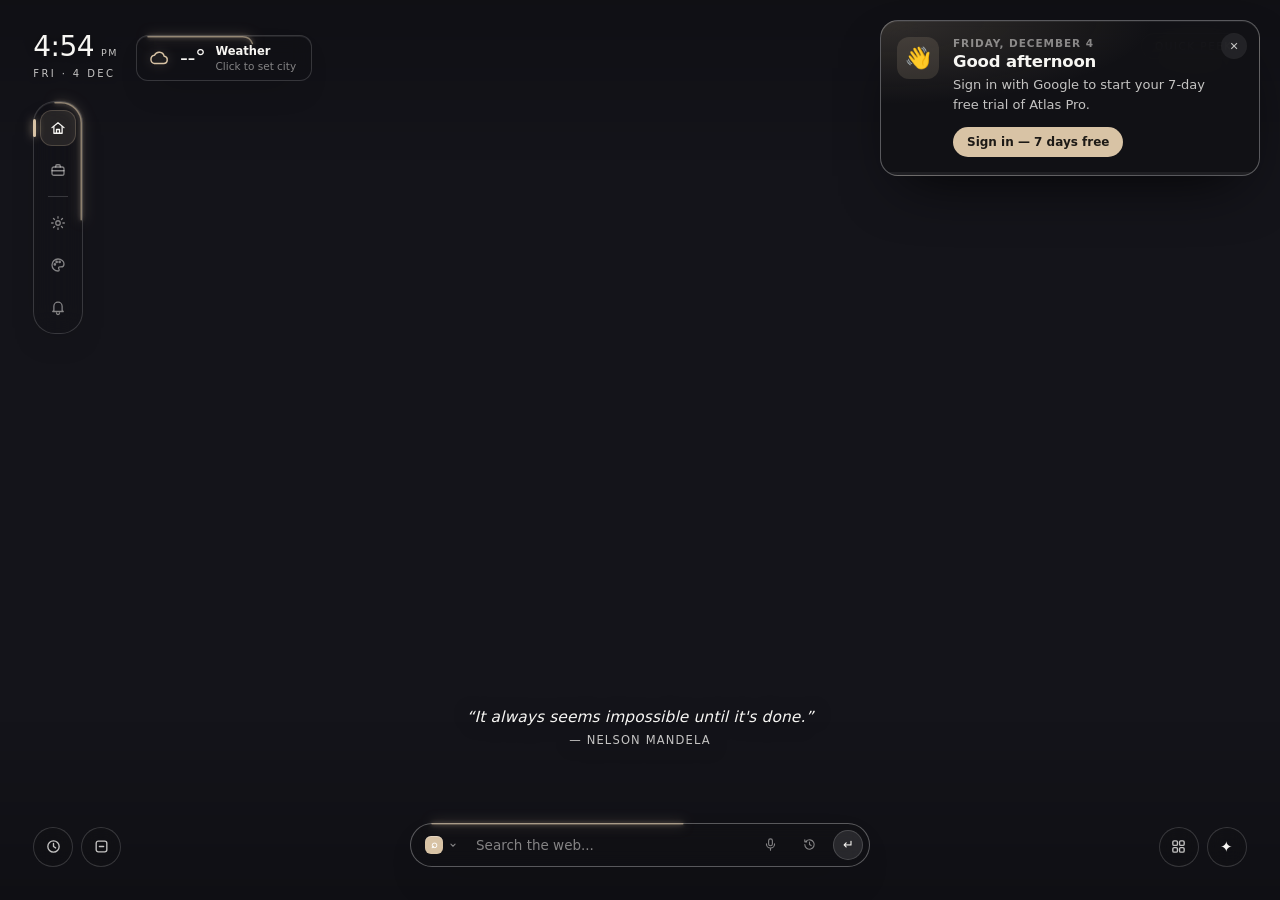
<file: extension/index.html>
<!doctype html>
<html lang="en">
  <head>
    <meta charset="utf-8" />
    <meta name="viewport" content="width=device-width, initial-scale=1" />
    <title>New Tab</title>
    <link rel="stylesheet" href="style.css" />
  </head>
  <body>
    <!-- WALLPAPER (two layers each for crossfades; see app.js) -->
    <div class="wallpaper">
      <div class="wp-slot is-top"><video class="wp-layer is-active" id="videoA" muted loop playsinline preload="auto" disablepictureinpicture disableremoteplayback controlslist="nodownload noplaybackrate noremoteplayback"></video></div>
      <div class="wp-slot"><video class="wp-layer" id="videoB" muted loop playsinline preload="auto" disablepictureinpicture disableremoteplayback controlslist="nodownload noplaybackrate noremoteplayback"></video></div>
      <!-- images (online or uploaded), also two layers; a solid colour / gradient above -->
      <div class="wp-slot is-img"><img class="wp-image" id="wpImage" alt="" referrerpolicy="no-referrer" /></div>
      <div class="wp-slot is-img"><img class="wp-image" id="wpImageB" alt="" referrerpolicy="no-referrer" /></div>
      <div class="wp-fill" id="wpFill"></div>
      <div class="wp-veil"></div>
    </div>

    <!-- TOP LEFT: clock + weather -->
    <header class="clock">
      <div class="clock-main">
        <div class="clock-time" translate="no"><span id="time">--:--</span><span class="meridiem" id="meridiem">AM</span></div>
        <div class="clock-date" id="date"></div>
      </div>
      <button type="button" class="weather" id="weather" aria-label="Weather. Click to set your city">
        <svg class="trace" aria-hidden="true"><rect class="trace-line" pathLength="100"/></svg>
        <span class="weather-icon" id="weatherIcon" aria-hidden="true"></span>
        <span class="weather-temp" id="weatherTemp">--&deg;</span>
        <span class="weather-meta">
          <span class="weather-city" id="weatherCity">Weather</span>
          <span class="weather-cond" id="weatherCond">Locating&hellip;</span>
        </span>
      </button>
    </header>

    <!-- LEFT: workspace rail + launcher panel -->
    <nav class="rail" id="rail" aria-label="Workspaces"></nav>
    <section class="launcher" id="launcher" aria-label="Shortcuts">
      <div class="launcher-body">
        <svg class="trace" aria-hidden="true"><rect class="trace-line" pathLength="100"/></svg>
        <div class="launcher-head">
          <div class="launcher-tabs" id="launcherTabs" role="tablist" aria-label="Sections"></div>
          <div class="launcher-tools" id="launcherTools"></div>
        </div>
        <div class="launcher-grid" id="launcherGrid"></div>
        <div class="launcher-trash" id="launcherTrash" aria-hidden="true">
          <svg viewBox="0 0 24 24" width="15" height="15" fill="none" stroke="currentColor" stroke-width="1.8" stroke-linecap="round" stroke-linejoin="round"><path d="M4 7h16M9 7V5h6v2M6.5 7l1 12h9l1-12M10 11v5M14 11v5"/></svg>
          <span>Drop here to remove</span>
        </div>
      </div>
      <span class="orb orb-a" aria-hidden="true"></span>
      <span class="orb orb-b" aria-hidden="true"></span>
      <span class="orb orb-c" aria-hidden="true"></span>
    </section>

    <!-- BOTTOM CENTER: search -->
    <form class="search" id="search" autocomplete="off">
      <svg class="trace" aria-hidden="true"><rect class="trace-line" pathLength="100"/></svg>
      <!-- engine picker: shows the engine the next search goes to -->
      <button type="button" class="search-engine" id="searchEngine" aria-haspopup="menu" aria-expanded="false" aria-label="Search engine: Google">
        <span class="search-engine-icon" id="searchEngineIcon" aria-hidden="true"></span>
        <svg class="search-engine-caret" viewBox="0 0 24 24" width="10" height="10" fill="none" stroke="currentColor" stroke-width="2.6" stroke-linecap="round" stroke-linejoin="round" aria-hidden="true"><path d="m7 10 5 5 5-5"/></svg>
      </button>
      <input id="q" type="text" placeholder="Search the web..." aria-label="Search the web" />
      <!-- voice typing (Customize > Language) -->
      <button type="button" class="search-hist search-mic" id="searchMic" aria-pressed="false" aria-label="Search by voice" title="Search by voice" hidden>
        <svg viewBox="0 0 24 24" width="15" height="15" fill="none" stroke="currentColor" stroke-width="1.8" stroke-linecap="round" stroke-linejoin="round"><rect x="9" y="3" width="6" height="11" rx="3"/><path d="M5.5 11a6.5 6.5 0 0 0 13 0M12 17.5V21"/></svg>
      </button>
      <!-- search history lives in its own panel, never under the field -->
      <button type="button" class="search-hist" id="searchHist" aria-haspopup="dialog" aria-expanded="false" aria-label="Search history" title="Search history">
        <svg viewBox="0 0 24 24" width="15" height="15" fill="none" stroke="currentColor" stroke-width="1.8" stroke-linecap="round" stroke-linejoin="round"><path d="M4.5 12a7.5 7.5 0 1 0 2.2-5.3"/><path d="M4.5 4.5v3.2h3.2"/><path d="M12 8.2V12l2.6 1.7"/></svg>
      </button>
      <button type="submit" class="search-go" aria-label="Search">↵</button>
    </form>
    <!-- search bar pop-ups (outside the bar, so its blur doesn't clip them) -->
    <div class="sx-menu" id="engineMenu" role="menu" aria-label="Search engines" hidden></div>
    <div class="sx-hist" id="histPanel" role="dialog" aria-label="Search history" hidden></div>

    <!-- NOW PLAYING (bottom left, above the wallpaper toggle) -->
    <section class="media" id="media" aria-label="Now playing" hidden>
      <button type="button" class="media-top" id="mediaOpen">
        <span class="media-art">
          <img id="mediaImg" alt="" hidden />
          <span class="media-art-fallback" aria-hidden="true">&#9835;</span>
        </span>
        <span class="media-meta">
          <span class="media-title" id="mediaTitle"></span>
          <span class="media-artist" id="mediaArtist"></span>
        </span>
        <span class="media-eq" aria-hidden="true"><i></i><i></i><i></i><i></i><i></i></span>
      </button>
      <div class="media-bar" id="mediaBar"><span class="media-fill" id="mediaFill"></span></div>
      <div class="media-row">
        <span class="media-time" id="mediaCur">0:00</span>
        <div class="media-ctrls">
          <button type="button" class="media-btn" id="mediaPrev" aria-label="Previous">
            <svg viewBox="0 0 24 24" width="14" height="14" fill="currentColor"><path d="M6 5h2.2v14H6zM19.5 5.4v13.2L9.6 12z"/></svg>
          </button>
          <button type="button" class="media-btn is-main" id="mediaToggle" aria-label="Pause">
            <svg class="i-pause" viewBox="0 0 24 24" width="14" height="14" fill="currentColor"><path d="M6.5 5h3.6v14H6.5zM13.9 5h3.6v14h-3.6z"/></svg>
            <svg class="i-play" viewBox="0 0 24 24" width="14" height="14" fill="currentColor"><path d="M8 5.2v13.6L19 12z"/></svg>
          </button>
          <button type="button" class="media-btn" id="mediaNext" aria-label="Next">
            <svg viewBox="0 0 24 24" width="14" height="14" fill="currentColor"><path d="M15.8 5H18v14h-2.2zM4.5 5.4v13.2l9.9-6.6z"/></svg>
          </button>
        </div>
        <span class="media-time" id="mediaDur">0:00</span>
      </div>
    </section>

    <!-- ZEN CLOCK (zen.js) + MINIMAL MODE (minimal.js), bottom left -->
    <div class="wp-control corner-pair" id="wpControl" role="toolbar" aria-label="Zen clock and minimal mode">
      <button type="button" class="ai-bubble qt-bubble corner-bubble" id="zenBtn" data-label="Zen clock" aria-label="Zen clock" title="Zen clock (Z)">
        <svg viewBox="0 0 24 24" width="17" height="17" fill="none" stroke="currentColor" stroke-width="1.9" stroke-linecap="round" stroke-linejoin="round" aria-hidden="true"><circle cx="12" cy="12" r="8"/><path class="zen-hand" d="M12 7.5V12l3 2"/></svg>
      </button>
      <button type="button" class="ai-bubble qt-bubble corner-bubble" id="minBtn" data-label="Minimal" aria-pressed="false" aria-label="Minimal mode" title="Minimal mode (M) · right-click for settings">
        <svg viewBox="0 0 24 24" width="17" height="17" fill="none" stroke="currentColor" stroke-width="1.9" stroke-linecap="round" stroke-linejoin="round" aria-hidden="true"><rect x="4.5" y="4.5" width="15" height="15" rx="3"/><path d="M9 12h6"/></svg>
      </button>
    </div>

    <!-- QUICK PEEK -->
    <div class="peek" id="peek">
      <button class="peek-toggle" id="peekToggle">Quick Peek</button>
      <div class="peek-panel" id="peekPanel" hidden></div>
    </div>

    <!-- UNDO NOTE (after removing a shortcut by drag) -->
    <div class="toast" id="toast" role="status" hidden></div>

    <!-- SECTION / SHORTCUT CONTEXT MENU -->
    <div class="ctx" id="ctxMenu" role="menu" hidden></div>

    <!-- ADD / EDIT DIALOG -->
    <div class="ed" id="editDialog" hidden>
      <div class="ed-backdrop" id="editBackdrop"></div>
      <div class="ed-panel" role="dialog" aria-modal="true" aria-labelledby="editTitle">
        <form id="editForm" autocomplete="off">
          <div class="ed-head" id="editTitle">Edit</div>
          <div class="ed-body" id="editFields"></div>
          <p class="ed-error" id="editError" role="alert" hidden></p>
          <div class="ed-foot">
            <button type="button" class="ed-btn" id="editCancel">Cancel</button>
            <button type="submit" class="ed-btn is-primary">Save</button>
          </div>
        </form>
      </div>
    </div>

    <!-- COMMAND CENTER -->
    <div class="cc" id="cc" hidden>
      <div class="cc-backdrop" id="ccBackdrop"></div>
      <div
        class="cc-panel"
        role="dialog"
        aria-modal="true"
        aria-label="Command Center"
        id="ccPanel"
      >
        <div class="cc-field">
          <span class="cc-glyph" aria-hidden="true">&#10022;</span>
          <input
            id="ccInput"
            class="cc-input"
            type="text"
            placeholder="What do you want to do?"
            aria-label="Search commands"
            role="combobox"
            aria-expanded="true"
            aria-controls="ccList"
            aria-autocomplete="list"
            autocomplete="off"
            spellcheck="false"
          />
          <kbd class="cc-esc" aria-hidden="true">Esc</kbd>
        </div>
        <div class="cc-results" id="ccResults">
          <ul class="cc-list" id="ccList" role="listbox" aria-label="Commands"></ul>
          <div class="cc-empty" id="ccEmpty" hidden>No commands found</div>
        </div>
        <div class="cc-foot">
          <span><kbd>&#8593;</kbd><kbd>&#8595;</kbd> Navigate</span>
          <span><kbd>&#8629;</kbd> Open</span>
          <span><kbd>Esc</kbd> Close</span>
        </div>
      </div>
    </div>

    <!-- AI CHAT -->
    <div class="ai" id="ai">
      <button class="ai-bubble" id="aiToggle" aria-label="Open assistant">✦</button>
      <div class="ai-panel" id="aiPanel" role="dialog" aria-label="Assistant" hidden>
        <div class="ai-head">
          <span class="ai-avatar" aria-hidden="true">&#10022;</span>
          <span class="ai-who">
            <span class="ai-name">Atlas</span>
            <span class="ai-status" id="aiStatus"><i aria-hidden="true"></i><span id="aiStatusText">Online</span></span>
          </span>
          <button type="button" class="ai-icon-btn" id="aiTalk" aria-pressed="false" aria-label="Talk mode" title="Talk mode — speak and hear answers" hidden>
            <svg viewBox="0 0 24 24" width="15" height="15" fill="none" stroke="currentColor" stroke-width="1.9" stroke-linecap="round"><path d="M4 10v4M8 7v10M12 4v16M16 7v10M20 10v4"/></svg>
          </button>
          <button type="button" class="ai-icon-btn" id="aiVoice" aria-haspopup="dialog" aria-expanded="false" aria-label="Voice and language" title="Voice and language" hidden>
            <svg viewBox="0 0 24 24" width="15" height="15" fill="none" stroke="currentColor" stroke-width="1.8" stroke-linecap="round" stroke-linejoin="round"><path d="M4 9.5h3.5L12 5.5v13l-4.5-4H4z"/><path d="M15.5 9a4 4 0 0 1 0 6M18 6.5a7.5 7.5 0 0 1 0 11"/></svg>
          </button>
          <button type="button" class="ai-icon-btn" id="aiClear" aria-label="Clear chat" title="Clear chat">
            <svg viewBox="0 0 24 24" width="15" height="15" fill="none" stroke="currentColor" stroke-width="1.8" stroke-linecap="round" stroke-linejoin="round"><path d="M4 7h16M9 7V5h6v2M6.5 7l1 12h9l1-12"/></svg>
          </button>
          <button type="button" class="ai-icon-btn" id="aiClose" aria-label="Close assistant" title="Close">
            <svg viewBox="0 0 24 24" width="15" height="15" fill="none" stroke="currentColor" stroke-width="1.9" stroke-linecap="round"><path d="M6 6l12 12M18 6 6 18"/></svg>
          </button>
        </div>
        <div class="ai-log" id="aiLog" role="log" aria-live="polite"></div>
        <form class="ai-form" id="aiForm">
          <div class="ai-field">
            <textarea id="aiInput" rows="1" placeholder="Ask Atlas anything&hellip;" aria-label="Message assistant"></textarea>
            <button type="button" class="ai-mic" id="aiMic" aria-pressed="false" aria-label="Voice typing" title="Voice typing" hidden>
              <svg viewBox="0 0 24 24" width="15" height="15" fill="none" stroke="currentColor" stroke-width="1.8" stroke-linecap="round" stroke-linejoin="round"><rect x="9" y="3" width="6" height="11" rx="3"/><path d="M5.5 11a6.5 6.5 0 0 0 13 0M12 17.5V21"/></svg>
            </button>
            <button type="submit" class="ai-send" id="aiSend" aria-label="Send">
              <svg viewBox="0 0 24 24" width="16" height="16" fill="none" stroke="currentColor" stroke-width="2.2" stroke-linecap="round" stroke-linejoin="round"><path d="M12 19V5M6 11l6-6 6 6"/></svg>
            </button>
          </div>
          <div class="ai-hint" id="aiHint">Enter to send &middot; Shift + Enter for a new line</div>
        </form>
      </div>
    </div>

    <script src="config.js"></script>
    <script src="builtins.js"></script>
    <script src="languages.js"></script>
    <script src="voice.js"></script>
    <script src="cursors.js"></script>
    <script src="schedule.js"></script>
    <script src="sounds.js"></script>
    <script src="vault.js"></script>
    <script src="account.js"></script>
    <script src="sync.js"></script>
    <script src="customize.js"></script>
    <script src="library.js"></script>
    <script src="pro.js"></script>
    <script src="app.js"></script>
    <script src="reminders.js"></script>
    <script src="zen.js"></script>
    <script src="minimal.js"></script>
    <script src="quote.js"></script>
    <script src="focus.js"></script>
    <script src="calendar.js"></script>
    <script src="planner.js"></script>
    <script src="quicktools.js"></script>
    <script src="stats.js"></script>
    <script src="translate.js"></script>
    <script src="tour.js"></script>
  </body>
</html>
</file>
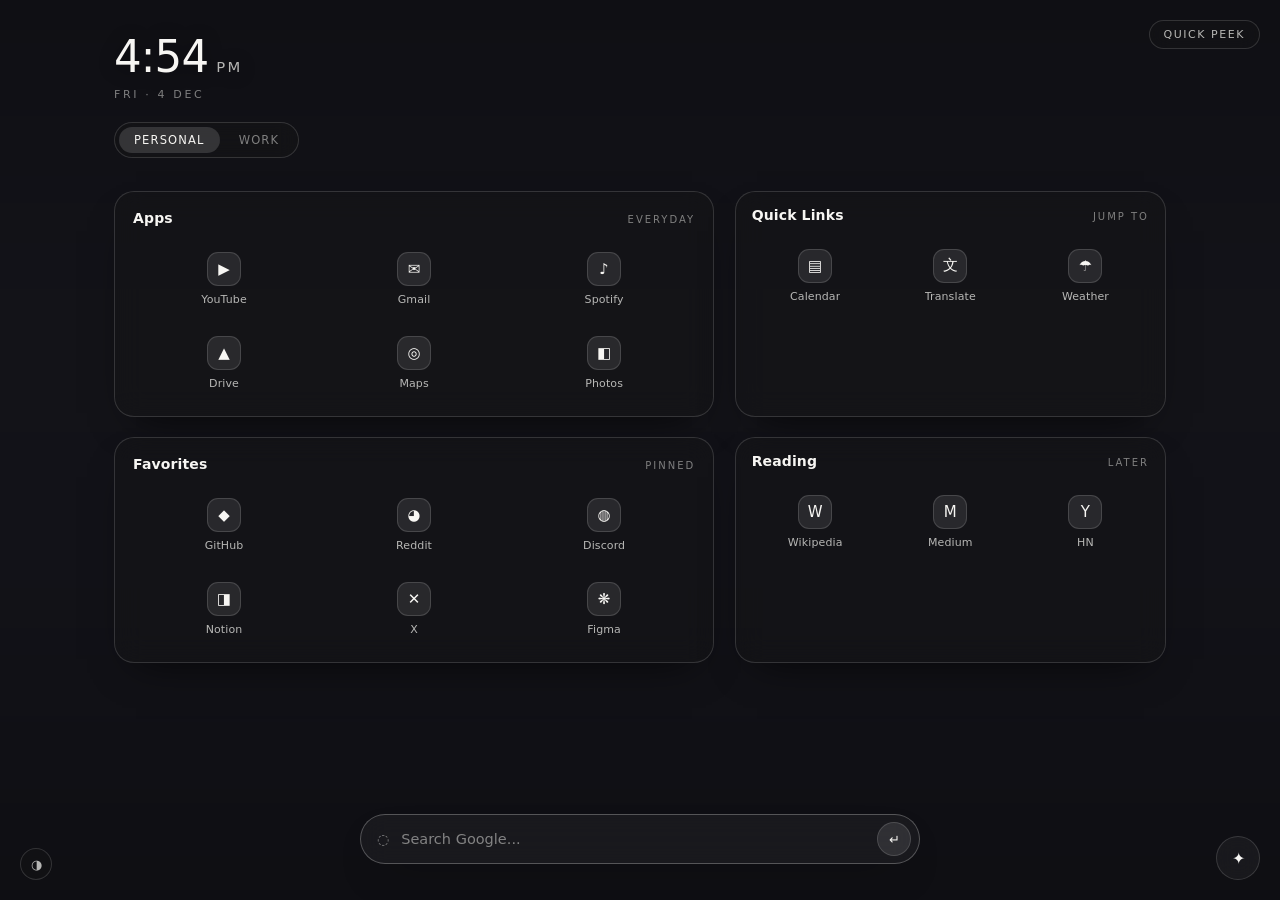
<file: public/demo/index.html>
<!doctype html>
<html lang="en">
  <head>
    <meta charset="utf-8" />
    <meta name="viewport" content="width=device-width, initial-scale=1" />
    <title>New Tab</title>
    <link rel="stylesheet" href="style.css" />
  </head>
  <body>
    <!-- LIVE WALLPAPER (two layers for crossfade) -->
    <div class="wallpaper">
      <video class="wp-layer is-active" id="videoA" muted loop playsinline preload="auto" disablepictureinpicture disableremoteplayback controlslist="nodownload noplaybackrate noremoteplayback"></video>
      <video class="wp-layer" id="videoB" muted loop playsinline preload="auto" disablepictureinpicture disableremoteplayback controlslist="nodownload noplaybackrate noremoteplayback"></video>
      <div class="wp-veil"></div>
    </div>

    <main class="stage">
      <!-- CLOCK -->
      <header class="clock">
        <div class="clock-time"><span id="time">--:--</span><span class="meridiem" id="meridiem">AM</span></div>
        <div class="clock-date" id="date"></div>
      </header>

      <!-- WORKSPACE STRIP -->
      <nav class="strip" id="strip" aria-label="Workspaces"></nav>

      <!-- FOUR CARDS -->
      <section class="grid" id="grid"></section>

      <!-- SEARCH -->
      <form class="search" id="search" autocomplete="off">
        <span class="search-glyph" aria-hidden="true">◌</span>
        <input id="q" type="text" placeholder="Search Google..." aria-label="Search Google" />
        <button type="submit" class="search-go" aria-label="Search">↵</button>
      </form>
    </main>

    <!-- WALLPAPER CONTROL -->
    <div class="wp-control" id="wpControl">
      <button class="wp-toggle" id="wpToggle" aria-label="Change wallpaper">◑</button>
      <div class="wp-menu" id="wpMenu" hidden></div>
    </div>

    <!-- QUICK PEEK -->
    <div class="peek" id="peek">
      <button class="peek-toggle" id="peekToggle">Quick Peek</button>
      <div class="peek-panel" id="peekPanel" hidden></div>
    </div>

    <!-- AI CHAT -->
    <div class="ai" id="ai">
      <button class="ai-bubble" id="aiToggle" aria-label="Open assistant">✦</button>
      <div class="ai-panel" id="aiPanel" hidden>
        <div class="ai-head">
          <span>Assistant</span>
          <button class="ai-close" id="aiClose" aria-label="Close assistant">✕</button>
        </div>
        <div class="ai-log" id="aiLog"></div>
        <form class="ai-form" id="aiForm">
          <input id="aiInput" type="text" placeholder="Message..." aria-label="Message assistant" />
          <button type="submit" aria-label="Send">→</button>
        </form>
      </div>
    </div>

    <script src="config.js"></script>
    <script src="app.js"></script>
    <script>
      /* the wallpaper can't be right-clicked to save or dragged out */
      document.addEventListener("contextmenu", (e) => { if (e.target instanceof Element && e.target.closest(".wallpaper, video, img")) e.preventDefault(); });
      document.addEventListener("dragstart", (e) => { if (e.target instanceof Element && e.target.matches("img, video")) e.preventDefault(); });
    </script>
  </body>
</html>
</file>
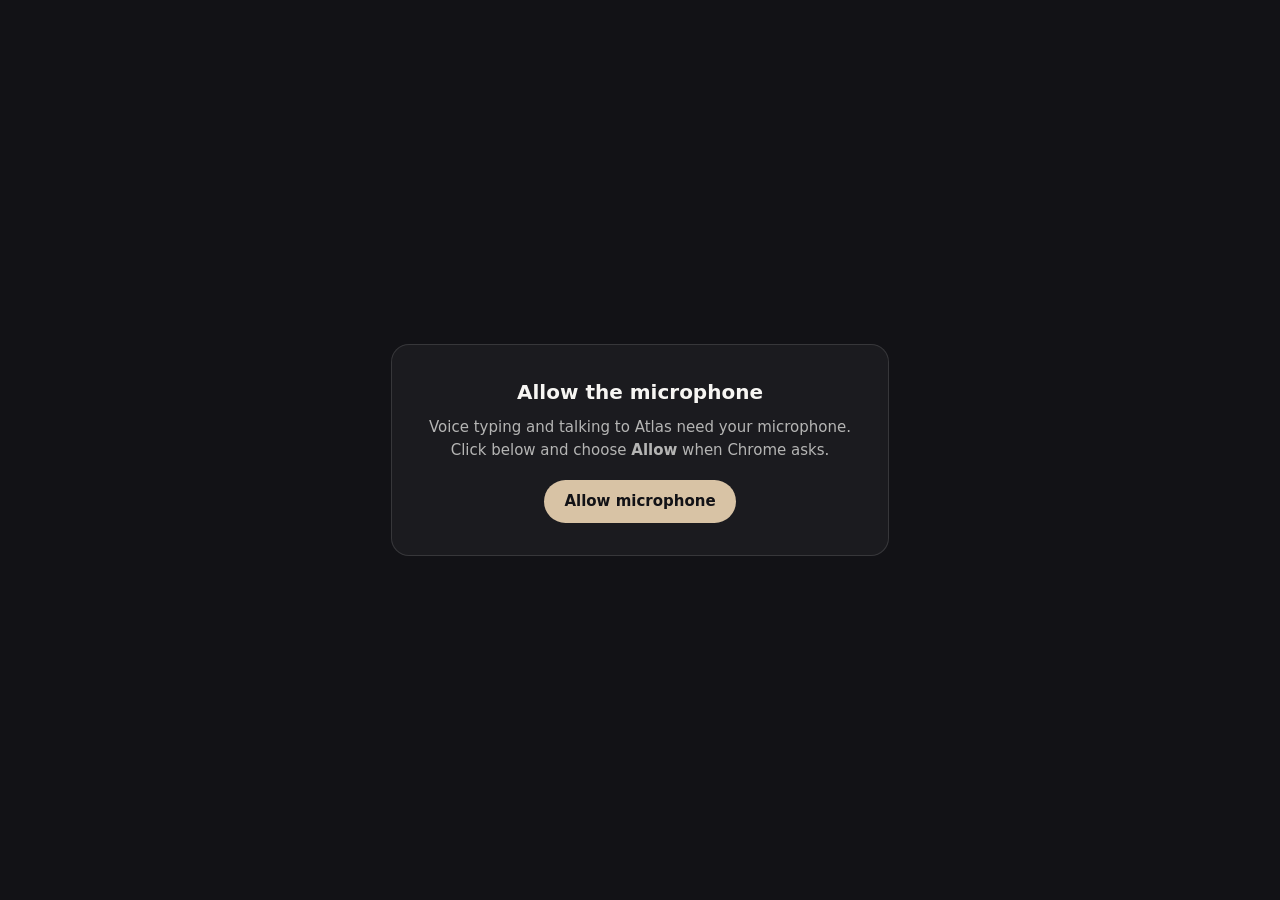
<file: extension/mic.html>
<!doctype html>
<html lang="en">
  <head>
    <meta charset="utf-8" />
    <meta name="viewport" content="width=device-width, initial-scale=1" />
    <title>Atlas — Microphone</title>
    <style>
      :root { color-scheme: dark; }
      body { margin: 0; min-height: 100vh; display: grid; place-items: center; background: #121216; color: #f7f6f3; font: 15px/1.55 system-ui, sans-serif; }
      main { max-width: 440px; padding: 32px 28px; border: 1px solid rgba(255, 255, 255, 0.12); border-radius: 18px; background: rgba(255, 255, 255, 0.04); text-align: center; }
      h1 { margin: 0 0 8px; font-size: 20px; font-weight: 600; }
      p { margin: 0 0 18px; color: rgba(247, 246, 243, 0.7); }
      button { padding: 10px 20px; border: 0; border-radius: 999px; background: #d8c3a5; color: #121216; font: inherit; font-weight: 600; cursor: pointer; }
      .ok { color: #6fdc9a; }
      .err { color: #e8a0a0; }
    </style>
  </head>
  <body>
    <main>
      <h1>Allow the microphone</h1>
      <p id="msg">Voice typing and talking to Atlas need your microphone. Click below and choose <b>Allow</b> when Chrome asks.</p>
      <button type="button" id="allow">Allow microphone</button>
    </main>
    <script src="mic.js"></script>
  </body>
</html>
</file>
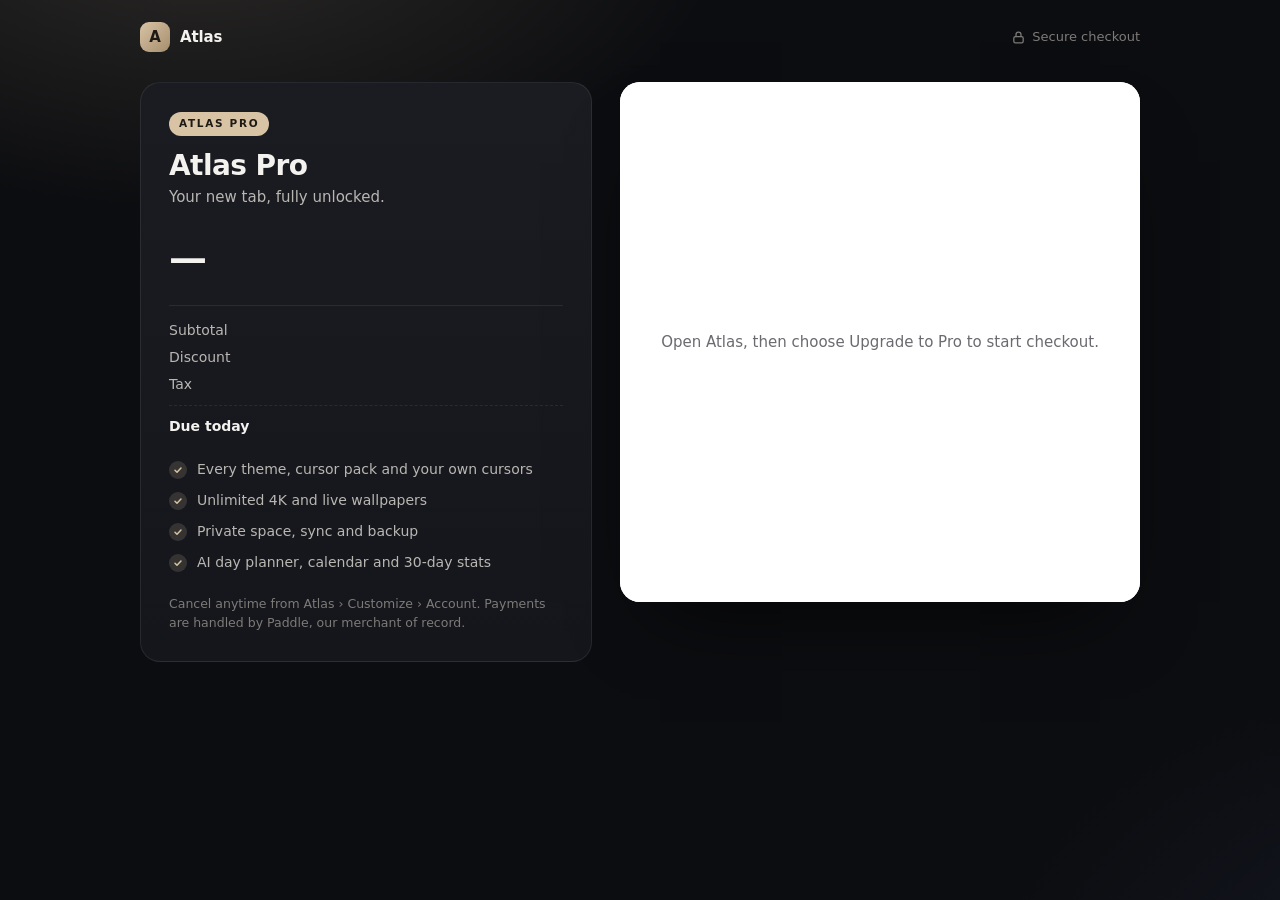
<file: backend/public/checkout.html>
<!doctype html>
<html lang="en">
<head>
  <meta charset="utf-8" />
  <meta name="viewport" content="width=device-width, initial-scale=1" />
  <title>Atlas Pro — Checkout</title>
  <style>
    :root {
      --bg: #0c0d10; --panel: #15161b; --panel-2: #1b1c22; --line: rgba(255,255,255,.08);
      --ink: #f4f2ee; --soft: #b9b7b2; --faint: #7d7b78; --accent: #d8c3a5; --accent-rgb: 216,195,165; --ok: #3ecf8e;
    }
    * { box-sizing: border-box; }
    html, body { margin: 0; }
    body {
      min-height: 100vh;
      font: 15px/1.5 "Segoe UI Variable Display", "Segoe UI", system-ui, -apple-system, sans-serif;
      color: var(--ink);
      background:
        radial-gradient(900px 500px at 15% -10%, rgba(var(--accent-rgb), .16), transparent 60%),
        radial-gradient(700px 500px at 110% 110%, rgba(120, 140, 255, .08), transparent 60%),
        var(--bg);
    }
    header { max-width: 1040px; margin: 0 auto; padding: 22px 20px; display: flex; align-items: center; gap: 10px; }
    .logo { width: 30px; height: 30px; border-radius: 9px; display: grid; place-items: center; background: linear-gradient(135deg, var(--accent), #a58e6d); color: #1d1a16; font-weight: 800; }
    .brand { font-weight: 700; letter-spacing: -.01em; }
    .secure { margin-left: auto; display: flex; align-items: center; gap: 6px; font-size: 13px; color: var(--faint); }
    .secure svg { width: 15px; height: 15px; }

    main { max-width: 1040px; margin: 0 auto; padding: 8px 20px 40px; display: grid; grid-template-columns: 1fr 1.15fr; gap: 28px; align-items: start; }
    @media (max-width: 820px) { main { grid-template-columns: 1fr; } }

    .summary { padding: 28px; border: 1px solid var(--line); border-radius: 20px; background: linear-gradient(180deg, var(--panel-2), var(--panel)); }
    .tag { display: inline-block; padding: 4px 10px; border-radius: 999px; background: var(--accent); color: #1d1a16; font-size: 10.5px; font-weight: 800; letter-spacing: .16em; }
    h1 { margin: 14px 0 4px; font-size: 28px; line-height: 1.15; letter-spacing: -.02em; }
    .lede { margin: 0; color: var(--soft); }
    .price { margin: 22px 0 0; display: flex; align-items: baseline; gap: 6px; }
    .price b { font-size: 38px; letter-spacing: -.02em; font-variant-numeric: tabular-nums; }
    .price span { color: var(--faint); }
    .lines { margin: 18px 0 0; padding: 14px 0 0; border-top: 1px solid var(--line); display: grid; gap: 6px; font-size: 14px; }
    .lines div { display: flex; justify-content: space-between; color: var(--soft); }
    .lines .total { margin-top: 4px; padding-top: 10px; border-top: 1px dashed var(--line); color: var(--ink); font-weight: 700; }
    ul { margin: 22px 0 0; padding: 0; list-style: none; display: grid; gap: 10px; }
    li { display: flex; gap: 10px; color: var(--soft); font-size: 14px; }
    li::before { content: ""; flex: 0 0 18px; height: 18px; margin-top: 2px; border-radius: 50%; background: rgba(var(--accent-rgb), .16) url("data:image/svg+xml,%3Csvg xmlns='http://www.w3.org/2000/svg' viewBox='0 0 24 24' fill='none' stroke='%23d8c3a5' stroke-width='3' stroke-linecap='round' stroke-linejoin='round'%3E%3Cpath d='m6 12.5 4 4L18 8'/%3E%3C/svg%3E") center / 12px no-repeat; }
    .assure { margin: 22px 0 0; font-size: 12.5px; color: var(--faint); }

    .pay { min-height: 520px; padding: 8px; border-radius: 20px; background: #fff; box-shadow: 0 40px 80px -40px rgba(0,0,0,.8); position: relative; }
    .checkout-frame { min-height: 500px; }
    .state { position: absolute; inset: 0; display: grid; place-items: center; text-align: center; padding: 30px; color: #3a3a40; border-radius: 20px; background: #fff; }
    .state[hidden] { display: none; }
    .spin { width: 34px; height: 34px; margin: 0 auto 12px; border-radius: 50%; border: 3px solid #e7e4df; border-top-color: #a58e6d; animation: spin .8s linear infinite; }
    @keyframes spin { to { transform: rotate(360deg); } }
    .state h2 { margin: 0 0 6px; color: #15161b; font-size: 20px; }
    .state p { margin: 0; color: #6b6a70; }

    /* success takes over the whole page */
    .done { position: fixed; inset: 0; z-index: 5; display: grid; place-items: center; padding: 20px; background: rgba(12,13,16,.92); backdrop-filter: blur(8px); animation: fade .3s ease both; }
    .done[hidden] { display: none; }
    .done-card { width: min(460px, 100%); padding: 40px 30px 30px; text-align: center; border: 1px solid var(--line); border-radius: 24px; background: radial-gradient(120% 70% at 50% -10%, rgba(62,207,142,.16), transparent 60%), var(--panel); animation: pop .4s cubic-bezier(.22,.61,.36,1) both; }
    .tick { width: 76px; height: 76px; margin: 0 auto; border-radius: 50%; display: grid; place-items: center; background: rgba(62,207,142,.14); box-shadow: 0 0 0 10px rgba(62,207,142,.06); }
    .tick svg { width: 38px; height: 38px; stroke: var(--ok); stroke-dasharray: 30; stroke-dashoffset: 30; animation: draw .5s .25s ease forwards; }
    .done h2 { margin: 20px 0 6px; font-size: 24px; letter-spacing: -.01em; }
    .done p { margin: 0; color: var(--soft); }
    .steps { margin: 22px 0 0; padding: 14px 16px; text-align: left; border-radius: 14px; background: rgba(255,255,255,.04); font-size: 14px; color: var(--soft); }
    .steps b { color: var(--ink); }
    .btn { display: inline-block; margin-top: 22px; padding: 12px 22px; border: 0; border-radius: 12px; background: var(--accent); color: #1d1a16; font: inherit; font-weight: 700; cursor: pointer; }
    .btn:hover { filter: brightness(1.06); }
    .hint { margin-top: 10px; font-size: 12.5px; color: var(--faint); min-height: 1em; }
    @keyframes fade { from { opacity: 0; } }
    @keyframes pop { from { opacity: 0; transform: translateY(12px) scale(.97); } }
    @keyframes draw { to { stroke-dashoffset: 0; } }
    @media (prefers-reduced-motion: reduce) { *, *::before { animation: none !important; } .tick svg { stroke-dashoffset: 0; } }
  </style>
</head>
<body>
  <header>
    <div class="logo">A</div>
    <span class="brand">Atlas</span>
    <span class="secure">
      <svg viewBox="0 0 24 24" fill="none" stroke="currentColor" stroke-width="2" stroke-linecap="round" stroke-linejoin="round"><rect x="4.5" y="10.5" width="15" height="10" rx="2.5"/><path d="M8 10.5V7.5a4 4 0 0 1 8 0v3"/></svg>
      Secure checkout
    </span>
  </header>

  <main>
    <section class="summary" aria-label="Order summary">
      <span class="tag">ATLAS PRO</span>
      <h1 id="planName">Atlas Pro</h1>
      <p class="lede" id="planCycle">Your new tab, fully unlocked.</p>
      <div class="price"><b id="price">—</b><span id="per"></span></div>
      <div class="lines" id="lines" hidden>
        <div><span>Subtotal</span><span id="subtotal"></span></div>
        <div id="discountRow" hidden><span>Discount</span><span id="discount"></span></div>
        <div><span>Tax</span><span id="tax"></span></div>
        <div class="total"><span>Due today</span><span id="total"></span></div>
      </div>
      <ul>
        <li>Every theme, cursor pack and your own cursors</li>
        <li>Unlimited 4K and live wallpapers</li>
        <li>Private space, sync and backup</li>
        <li>AI day planner, calendar and 30-day stats</li>
      </ul>
      <p class="assure">Cancel anytime from Atlas › Customize › Account. Payments are handled by Paddle, our merchant of record.</p>
    </section>

    <section class="pay" aria-label="Payment">
      <div class="checkout-frame checkout-container"></div>
      <div class="state" id="state">
        <div><div class="spin"></div><p id="stateText">Loading secure checkout…</p></div>
      </div>
    </section>
  </main>

  <div class="done" id="done" hidden role="dialog" aria-modal="true" aria-labelledby="doneTitle">
    <div class="done-card">
      <div class="tick"><svg viewBox="0 0 24 24" fill="none" stroke-width="2.4" stroke-linecap="round" stroke-linejoin="round"><path d="m5 12.5 4.5 4.5L19 7.5"/></svg></div>
      <h2 id="doneTitle">You're now Atlas Pro</h2>
      <p>Payment received. A receipt is on its way to <b id="doneEmail">your inbox</b>.</p>
      <div class="steps"><b>Next:</b> switch back to your Atlas tab. It confirms the payment and unlocks everything on its own, usually within a few seconds.</div>
      <button class="btn" id="closeBtn" type="button">Close this tab</button>
      <p class="hint" id="closeHint"></p>
    </div>
  </div>

  <!-- Paddle's "default payment link" must point to this page.
       Paddle adds ?_ptxn=txn_... and Paddle.js opens that checkout itself,
       here inline (in .checkout-container) with the settings below. -->
  <script src="https://cdn.paddle.com/paddle/v2/paddle.js"></script>
  <script>
    const $ = (id) => document.getElementById(id);
    const state = (text, spinning) => {
      $("state").hidden = !text;
      $("stateText").textContent = text || "";
      $("state").querySelector(".spin").hidden = !spinning;
    };
    let currency = "USD";
    const money = (n) => {
      try { return new Intl.NumberFormat(undefined, { style: "currency", currency }).format(n); }
      catch { return n.toFixed(2) + " " + currency; }
    };
    const cycle = (bc) => !bc ? "" : bc.frequency > 1 ? "every " + bc.frequency + " " + bc.interval + "s" : bc.interval === "year" ? "per year" : "per " + bc.interval;

    /* the summary on the left follows whatever the form on the right shows */
    function summarize(d) {
      if (!d) return;
      currency = d.currency_code || currency;
      const item = (d.items || [])[0] || {};
      const t = d.totals || {};
      if (item.price_name || (item.product && item.product.name)) $("planName").textContent = item.price_name || item.product.name;
      const bc = item.billing_cycle;
      $("planCycle").textContent = bc ? (bc.interval === "year" ? "Billed yearly" : "Billed monthly") + " · cancel anytime" : "One payment";
      const unit = item.totals ? item.totals.subtotal : t.subtotal;
      if (Number.isFinite(unit)) { $("price").textContent = money(unit); $("per").textContent = cycle(bc); }
      if (Number.isFinite(t.total)) {
        $("lines").hidden = false;
        $("subtotal").textContent = money(t.subtotal);
        $("tax").textContent = money(t.tax || 0);
        $("total").textContent = money(t.total);
        $("discountRow").hidden = !t.discount;
        if (t.discount) $("discount").textContent = "−" + money(t.discount);
      }
      if (d.customer && d.customer.email) $("doneEmail").textContent = d.customer.email;
    }

    $("closeBtn").addEventListener("click", () => {
      window.close();
      /* browsers only let a page close a tab it opened itself */
      setTimeout(() => ($("closeHint").textContent = "You can close this tab now (Ctrl+W)."), 150);
    });

    const ptxn = new URLSearchParams(location.search).get("_ptxn");
    if (!ptxn) state("Open Atlas, then choose Upgrade to Pro to start checkout.", false);
    else fetch("/billing/config")
      .then((r) => r.json())
      .then((cfg) => {
        if (!cfg.clientToken) throw new Error("no client token");
        if (cfg.environment === "sandbox") Paddle.Environment.set("sandbox");
        Paddle.Initialize({
          token: cfg.clientToken,
          checkout: {
            settings: {
              displayMode: "inline",
              variant: "one-page",
              frameTarget: "checkout-container",
              frameInitialHeight: 500,
              frameStyle: "width: 100%; min-width: 280px; background-color: transparent; border: none;",
              theme: "light",
              showAddDiscounts: true,
            },
          },
          eventCallback(e) {
            if (e.name === "checkout.loaded") { state(""); summarize(e.data); }
            else if (e.name === "checkout.updated" || e.name === "checkout.customer.created" || e.name === "checkout.items.updated") summarize(e.data);
            else if (e.name === "checkout.completed") { summarize(e.data); $("done").hidden = false; $("closeBtn").focus(); }
            else if (e.name === "checkout.error") state("Something went wrong loading checkout. Please refresh the page.", false);
          },
        });
        /* if Paddle never answers, say so instead of spinning forever */
        setTimeout(() => { if (!$("state").hidden) state("Checkout is taking longer than usual. Try refreshing the page.", false); }, 20000);
      })
      .catch(() => state("Checkout is unavailable right now. Please try again in a moment.", false));
  </script>
</body>
</html>
</file>
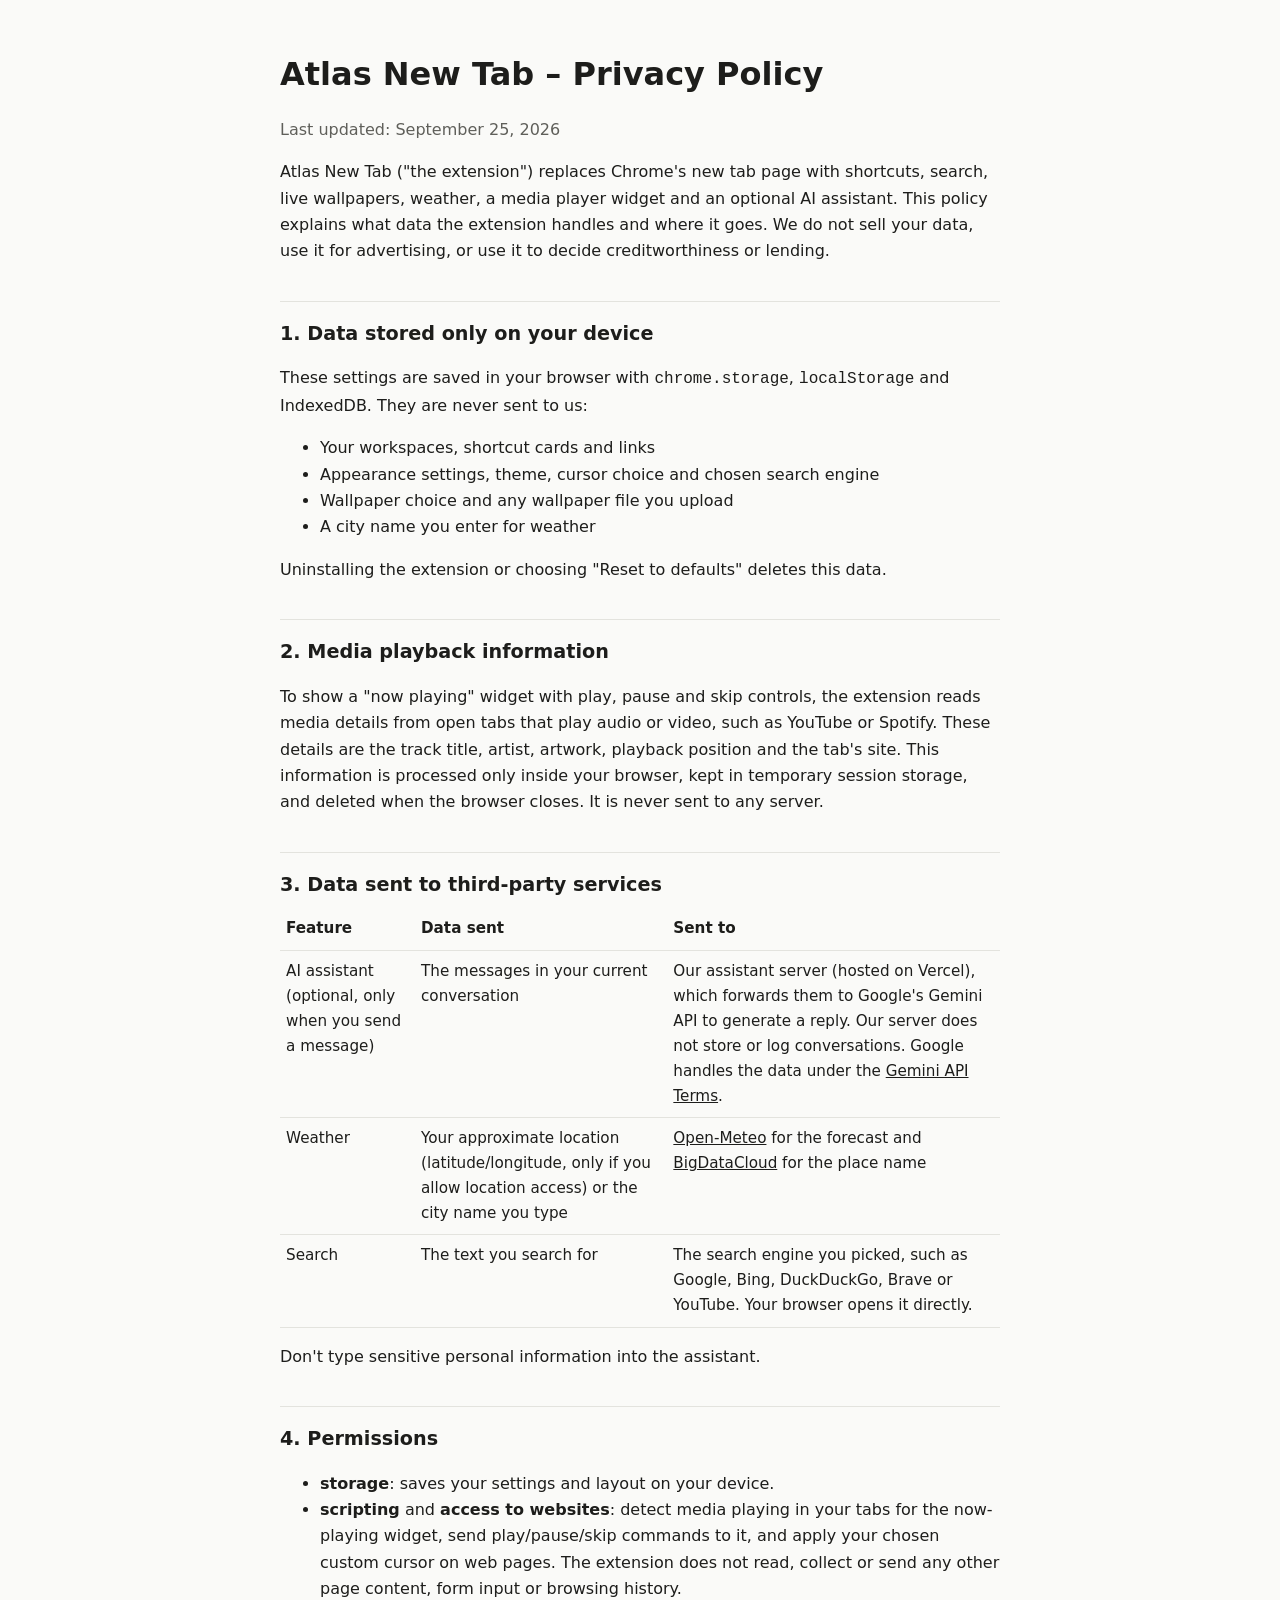
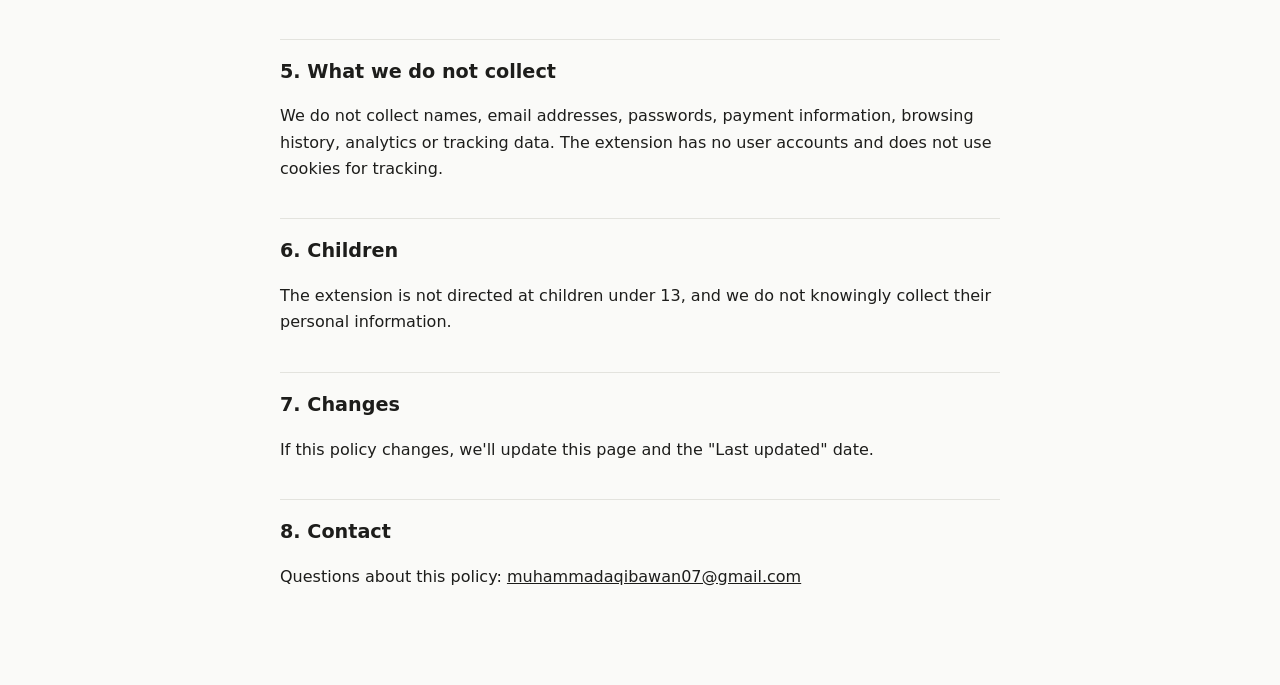
<file: server/public/privacy.html>
<!doctype html>
<html lang="en">
<head>
<meta charset="utf-8">
<meta name="viewport" content="width=device-width, initial-scale=1">
<title>Atlas New Tab – Privacy Policy</title>
<style>
  :root { --bg:#fafaf8; --fg:#1d1d1b; --muted:#5f5f5a; --line:#e3e3de; }
  @media (prefers-color-scheme: dark) { :root { --bg:#141413; --fg:#ececea; --muted:#a3a39e; --line:#2c2c2a; } }
  body { margin:0; background:var(--bg); color:var(--fg); font:16px/1.65 system-ui,-apple-system,"Segoe UI",sans-serif; }
  main { max-width:720px; margin:0 auto; padding:48px 16px 80px; }
  h1 { font-size:2rem; margin:0 0 4px; }
  h2 { font-size:1.2rem; margin:36px 0 8px; padding-top:16px; border-top:1px solid var(--line); }
  .muted { color:var(--muted); }
  table { width:100%; border-collapse:collapse; font-size:.95rem; }
  th, td { text-align:left; vertical-align:top; padding:8px 6px; border-bottom:1px solid var(--line); }
  a { color:inherit; }
</style>
</head>
<body>
<main>
  <h1>Atlas New Tab – Privacy Policy</h1>
  <p class="muted">Last updated: September 25, 2026</p>

  <p>Atlas New Tab ("the extension") replaces Chrome's new tab page with shortcuts, search, live wallpapers,
  weather, a media player widget and an optional AI assistant. This policy explains what data the extension
  handles and where it goes. We do not sell your data, use it for advertising, or use it to decide creditworthiness or lending.</p>

  <h2>1. Data stored only on your device</h2>
  <p>These settings are saved in your browser with <code>chrome.storage</code>, <code>localStorage</code> and IndexedDB.
  They are never sent to us:</p>
  <ul>
    <li>Your workspaces, shortcut cards and links</li>
    <li>Appearance settings, theme, cursor choice and chosen search engine</li>
    <li>Wallpaper choice and any wallpaper file you upload</li>
    <li>A city name you enter for weather</li>
  </ul>
  <p>Uninstalling the extension or choosing "Reset to defaults" deletes this data.</p>

  <h2>2. Media playback information</h2>
  <p>To show a "now playing" widget with play, pause and skip controls, the extension reads media details
  from open tabs that play audio or video, such as YouTube or Spotify. These details are the track title, artist,
  artwork, playback position and the tab's site. This information is processed only inside your browser, kept in
  temporary session storage, and deleted when the browser closes. It is never sent to any server.</p>

  <h2>3. Data sent to third-party services</h2>
  <table>
    <tr><th>Feature</th><th>Data sent</th><th>Sent to</th></tr>
    <tr>
      <td>AI assistant (optional, only when you send a message)</td>
      <td>The messages in your current conversation</td>
      <td>Our assistant server (hosted on Vercel), which forwards them to Google's Gemini API to generate a reply.
      Our server does not store or log conversations. Google handles the data under the
      <a href="https://ai.google.dev/gemini-api/terms">Gemini API Terms</a>.</td>
    </tr>
    <tr>
      <td>Weather</td>
      <td>Your approximate location (latitude/longitude, only if you allow location access) or the city name you type</td>
      <td><a href="https://open-meteo.com/en/terms">Open-Meteo</a> for the forecast and
      <a href="https://www.bigdatacloud.com/privacy">BigDataCloud</a> for the place name</td>
    </tr>
    <tr>
      <td>Search</td>
      <td>The text you search for</td>
      <td>The search engine you picked, such as Google, Bing, DuckDuckGo, Brave or YouTube. Your browser opens it directly.</td>
    </tr>
  </table>
  <p>Don't type sensitive personal information into the assistant.</p>

  <h2>4. Permissions</h2>
  <ul>
    <li><strong>storage</strong>: saves your settings and layout on your device.</li>
    <li><strong>scripting</strong> and <strong>access to websites</strong>: detect media playing in your tabs for
    the now-playing widget, send play/pause/skip commands to it, and apply your chosen custom cursor on web pages.
    The extension does not read, collect or send any other page content, form input or browsing history.</li>
  </ul>

  <h2>5. What we do not collect</h2>
  <p>We do not collect names, email addresses, passwords, payment information, browsing history, analytics or
  tracking data. The extension has no user accounts and does not use cookies for tracking.</p>

  <h2>6. Children</h2>
  <p>The extension is not directed at children under 13, and we do not knowingly collect their personal information.</p>

  <h2>7. Changes</h2>
  <p>If this policy changes, we'll update this page and the "Last updated" date.</p>

  <h2>8. Contact</h2>
  <p>Questions about this policy: <a href="mailto:muhammadaqibawan07@gmail.com">muhammadaqibawan07@gmail.com</a></p>
</main>
</body>
</html>
</file>
<file: extension/style.css>
/* ATLAS NEW TAB — styles
   Layout: wallpaper first. UI floats on the edges, center stays open. */

:root {
  /* theme tokens. These are the defaults; customize.js rewrites them from
     the user's settings, and everything below is built from them */
  --ink: #f7f6f3;
  --ink-rgb: 247, 246, 243;
  --accent: #d8c3a5;
  --accent-rgb: 216, 195, 165;
  --on-accent: #1d1a16;
  --trace-rgb: var(--accent-rgb);
  --glass-rgb: 18, 18, 22;
  --glass-a: 0.24;
  --line-a: 0.16;
  --blur-k: 1;
  --radius-k: 1;
  --wp-dim: 0;

  --ink-soft: rgba(var(--ink-rgb), 0.78);
  --ink-faint: rgba(var(--ink-rgb), 0.5);
  --surface: rgba(var(--glass-rgb), var(--glass-a));
  --surface-hi: rgba(var(--glass-rgb), calc(var(--glass-a) + 0.1));
  --line: rgba(255, 255, 255, var(--line-a));
  --line-hi: rgba(255, 255, 255, calc(var(--line-a) * 1.9));
  --r-lg: calc(18px * var(--radius-k));
  --r-md: calc(12px * var(--radius-k));
  --r-sm: calc(9px * var(--radius-k));
  --shadow: 0 14px 34px -20px rgba(0, 0, 0, 0.7);
  --edge: clamp(20px, 2.6vw, 48px);
  /* wallpaper menu shows ~3 rows before it scrolls */
  /* measured from the real clock block at runtime (app.js); the fallback
     covers the first paint and any no-JS case */
  --clock-h: 118px;
  --wp-menu-row: 28.4px;
  /* 3 full rows + a sliver of the 4th, so it reads as scrollable */
  --wp-menu-h: calc(var(--wp-menu-row) * 3.4 + 10px);
  --card-w: clamp(196px, 17vw, 292px);
  --ease: cubic-bezier(0.22, 0.61, 0.36, 1);
  --font: "Segoe UI Variable Display", "Segoe UI", system-ui, -apple-system, "Helvetica Neue", sans-serif;
}

* { box-sizing: border-box; }

html, body {
  height: 100%;
  margin: 0;
  overflow: hidden;
  font-family: var(--font);
  color: var(--ink);
  background: #14141a;
  text-rendering: optimizeLegibility;
  -webkit-font-smoothing: antialiased;
}

/* ---------- wallpaper ---------- */
.wallpaper { position: fixed; inset: 0; z-index: 0; overflow: hidden; background: #14141a; }
/* the wallpaper and library previews can't be dragged out or long-pressed to save */
.wallpaper img, .wallpaper video, .cz-pwp img { -webkit-user-drag: none; user-select: none; -webkit-touch-callout: none; }

/* each layer sits in a slot. The incoming one is raised on top (.is-top)
   and settles in from a slight zoom while it fades in (app.js), so the old
   one stays underneath until it's covered. Images sit above videos. */
.wp-slot { position: absolute; inset: 0; z-index: 0; overflow: hidden; }
.wp-slot.is-top { z-index: 1; }
.wp-slot.is-img { z-index: 2; }
.wp-slot.is-img.is-top { z-index: 3; }
.wp-slot.is-entering { animation: wp-settle 1600ms cubic-bezier(0.22, 0.8, 0.24, 1) both; }
.wp-slot.is-entering > .is-active { transition-duration: 1100ms; }
@keyframes wp-settle {
  from { transform: scale(1.06); }
  to { transform: none; }
}

.wp-layer {
  position: absolute;
  inset: 0;
  width: 100%;
  height: 100%;
  object-fit: cover;
  object-position: center;
  opacity: 0;
  transition: opacity 900ms var(--ease);
  will-change: opacity;
  transform: translateZ(0);
}
.wp-layer.is-active { opacity: 1; }

/* custom backgrounds (see Customize > Background). Both sit above the video
   layers and fade in over them, so switching back to a video is seamless */
.wp-image,
.wp-fill {
  position: absolute;
  inset: 0;
  width: 100%;
  height: 100%;
  opacity: 0;
  pointer-events: none;
  transition: opacity 900ms var(--ease);
}
.wp-image {
  object-fit: cover;
  object-position: center;
  transition: opacity 900ms var(--ease), filter 1000ms var(--ease), scale 1000ms var(--ease);
}
/* the small preview of an online image, until the full one sharpens it */
.wp-image.is-preview { filter: blur(22px) saturate(1.15); scale: 1.08; }
.wp-fill { z-index: 4; }

/* a thin line of light along the top while a wallpaper is on its way */
.wallpaper::before {
  content: "";
  position: absolute;
  top: 0;
  left: 0;
  right: 0;
  z-index: 7;
  height: 2px;
  background: linear-gradient(90deg, transparent, rgba(var(--accent-rgb), 0.95), transparent) no-repeat;
  background-size: 35% 100%;
  opacity: 0;
  pointer-events: none;
  transition: opacity 400ms var(--ease);
}
.wallpaper.is-loading::before { opacity: 1; animation: wp-loading 1.3s ease-in-out infinite; }
@keyframes wp-loading {
  from { background-position: -60% 0; }
  to { background-position: 160% 0; }
}
.wp-image.is-active,
.wp-fill.is-active { opacity: 1; }

/* barely-there readability veil, only at the very top and bottom edges.
   The center of the frame is untouched. */
.wp-veil {
  position: absolute;
  inset: 0;
  z-index: 5;
  background-image: linear-gradient(
    180deg,
    rgba(0, 0, 0, 0.2) 0%,
    rgba(0, 0, 0, 0) 18%,
    rgba(0, 0, 0, 0) 80%,
    rgba(0, 0, 0, 0.22) 100%
  );
  /* whole-frame dim, set from the Background settings */
  background-color: rgba(0, 0, 0, var(--wp-dim));
  pointer-events: none;
}

/* ---------- clock (top left) ---------- */
.clock {
  position: fixed;
  top: var(--edge);
  left: var(--edge);
  z-index: 2;
}
.clock-time {
  display: flex;
  align-items: baseline;
  gap: 7px;
  font-size: clamp(28px, 2.1vw, 40px);
  font-weight: 300;
  letter-spacing: -0.02em;
  line-height: 1;
  text-shadow: 0 2px 16px rgba(0, 0, 0, 0.5);
}
.meridiem {
  font-size: 0.34em;
  font-weight: 500;
  letter-spacing: 0.16em;
  color: var(--ink-soft);
}
.clock-date {
  margin-top: 7px;
  font-size: clamp(10px, 0.62vw, 12px);
  letter-spacing: 0.24em;
  text-transform: uppercase;
  color: var(--ink-soft);
  text-shadow: 0 1px 10px rgba(0, 0, 0, 0.5);
}

/* ---------- header: clock + weather ---------- */
.clock { display: flex; align-items: flex-start; gap: 18px; }

.weather {
  display: flex;
  align-items: center;
  gap: 10px;
  margin-top: 2px;
  padding: 8px 15px 8px 11px;
  border: 1px solid var(--line);
  border-radius: var(--r-md);
  background: var(--surface);
  backdrop-filter: blur(calc(10px * var(--blur-k)));
  box-shadow: var(--shadow), inset 0 1px 0 rgba(255, 255, 255, 0.08);
  color: var(--ink);
  font: inherit;
  text-align: left;
  cursor: pointer;
  animation: fade-up 620ms var(--ease) 170ms both;
  transition: background 200ms var(--ease), border-color 200ms var(--ease), transform 200ms var(--ease);
}
.weather:hover { background: var(--surface-hi); border-color: var(--line-hi); transform: translateY(-1px); }
.weather:focus-visible { outline: 1px solid var(--line-hi); outline-offset: 2px; }
.weather-icon {
  display: grid;
  place-items: center;
  color: var(--accent);
  filter: drop-shadow(0 0 6px rgba(var(--accent-rgb), 0.45));
}
.weather-icon:empty { display: none; }
.weather-temp { font-size: 22px; font-weight: 300; letter-spacing: -0.02em; line-height: 1; }
.weather-meta { display: flex; flex-direction: column; gap: 2px; min-width: 0; }
.weather-city {
  max-width: 130px;
  font-size: 11.5px;
  font-weight: 600;
  overflow: hidden;
  text-overflow: ellipsis;
  white-space: nowrap;
}
.weather-cond { font-size: 10.5px; color: var(--ink-faint); white-space: nowrap; }

/* ---------- workspace rail + launcher (left) ----------
   Both hang below the header. --launcher-bottom is the space kept free at
   the bottom (wallpaper toggle, search, now-playing widget). */
:root {
  --rail-w: 50px;
  --r-xl: calc(30px * var(--radius-k));
  --launcher-top: calc(var(--edge) + var(--clock-h) + 20px);
  --launcher-bottom: calc(var(--edge) + 58px);
}

.rail {
  position: fixed;
  z-index: 3;
  left: var(--edge);
  top: var(--launcher-top);
  width: var(--rail-w);
  display: flex;
  flex-direction: column;
  align-items: center;
  gap: 6px;
  padding: 8px 0;
  border: 1px solid var(--line);
  border-radius: calc(var(--r-lg) + 4px);
  background: var(--surface);
  backdrop-filter: blur(calc(12px * var(--blur-k)));
  box-shadow: var(--shadow), inset 0 1px 0 rgba(255, 255, 255, 0.08);
  animation: slide-in-left 640ms var(--ease) 120ms both;
}
.rail-btn {
  position: relative;
  width: 36px;
  height: 36px;
  display: grid;
  place-items: center;
  border: 0;
  border-radius: 12px;
  background: transparent;
  color: var(--ink-faint);
  cursor: pointer;
  transition: color 180ms var(--ease), background 180ms var(--ease), box-shadow 180ms var(--ease);
}
.rail-btn:hover { color: var(--ink); background: rgba(255, 255, 255, 0.1); }
/* the current workspace stays marked while the launcher is closed, but
   only glows fully when it is open */
body:not(.launcher-open) .rail-btn.is-on {
  background: rgba(var(--accent-rgb), 0.1);
  box-shadow: inset 0 0 0 1px rgba(var(--accent-rgb), 0.22);
}
.rail-btn:focus-visible { outline: 1px solid var(--line-hi); outline-offset: 1px; }
.rail-btn.is-on {
  color: var(--ink);
  background: rgba(var(--accent-rgb), 0.2);
  box-shadow: inset 0 0 0 1px rgba(var(--accent-rgb), 0.35), 0 0 16px -4px rgba(var(--accent-rgb), 0.55);
}
/* glowing marker on the rail's edge next to the active workspace */
.rail-btn.is-on::before {
  content: "";
  position: absolute;
  left: -7px;
  top: 9px;
  bottom: 9px;
  width: 3px;
  border-radius: 3px;
  background: var(--accent);
  box-shadow: 0 0 8px rgba(var(--accent-rgb), 0.8);
}
.rail-letter { font-size: 13px; font-weight: 600; }
.rail-sep { width: 20px; height: 1px; margin: 2px 0; background: var(--line); }
/* workspace name, shown beside the icon on hover */
.rail-btn::after {
  content: attr(data-label);
  position: absolute;
  left: calc(100% + 14px);
  top: 50%;
  transform: translate(-4px, -50%);
  padding: 5px 9px;
  border: 1px solid var(--line);
  border-radius: 8px;
  background: rgba(var(--glass-rgb), 0.8);
  backdrop-filter: blur(calc(10px * var(--blur-k)));
  color: var(--ink);
  font-size: 11px;
  white-space: nowrap;
  opacity: 0;
  pointer-events: none;
  transition: opacity 160ms var(--ease), transform 160ms var(--ease);
}
.rail-btn:hover::after,
.rail-btn:focus-visible::after { opacity: 1; transform: translate(0, -50%); }

/* the launcher is angled like a screen turned toward you (its right side
   comes forward), and straightens when you reach for it */
.launcher {
  position: fixed;
  z-index: 2;
  left: calc(var(--edge) + var(--rail-w) + 16px);
  top: var(--launcher-top);
  width: min(470px, 33vw);
  /* panel + icon bubble colours; customize.js can override both */
  --panel-rgb: var(--glass-rgb);
  --panel-a: var(--glass-a);
  --bubble-rgb: var(--accent-rgb);
  transform: perspective(1400px) rotateY(-8deg);
  transform-origin: left center;
  /* hidden until a rail icon opens it; it grows out from the rail.
     translate/scale are separate from transform so the tilt rules below
     (hover, tablet) don't fight the open/close motion */
  opacity: 0;
  visibility: hidden;
  translate: -18px 0;
  scale: 0.96;
  transition: transform 600ms var(--ease), opacity 240ms var(--ease), translate 360ms var(--ease),
    scale 360ms var(--ease), visibility 0s linear 360ms;
}
body.launcher-open .launcher {
  opacity: 1;
  visibility: visible;
  translate: 0 0;
  scale: 1;
  transition: transform 600ms var(--ease), opacity 240ms var(--ease), translate 360ms var(--ease),
    scale 360ms var(--ease), visibility 0s;
}
.launcher:hover,
.launcher:focus-within { transform: perspective(1400px) rotateY(-3deg); }

.launcher-body {
  position: relative;
  display: flex;
  flex-direction: column;
  max-height: max(220px, calc(100vh - var(--launcher-top) - var(--launcher-bottom)));
  padding: 14px 14px 12px;
  border: 1px solid var(--line);
  border-radius: var(--r-xl);
  background:
    radial-gradient(120% 70% at 0% 0%, rgba(255, 255, 255, 0.1), rgba(255, 255, 255, 0) 55%),
    radial-gradient(90% 60% at 100% 100%, rgba(var(--accent-rgb), 0.1), rgba(var(--accent-rgb), 0) 60%),
    rgba(var(--panel-rgb), var(--panel-a));
  backdrop-filter: blur(calc(18px * var(--blur-k))) saturate(1.1);
  box-shadow: 0 30px 60px -30px rgba(0, 0, 0, 0.8), inset 0 1px 0 rgba(255, 255, 255, 0.14);
  overflow: hidden;
}

/* section tabs */
.launcher-head { display: flex; align-items: center; gap: 8px; margin-bottom: 14px; }
.launcher-tabs {
  position: relative;
  flex: 1;
  min-width: 0;
  display: flex;
  gap: 4px;
  padding: 2px;
  overflow-x: auto;
  scrollbar-width: none;
}
.launcher-tabs::-webkit-scrollbar { display: none; }
.ltab {
  flex: 0 0 auto;
  padding: 7px 14px;
  border: 1px solid transparent;
  border-radius: 999px;
  background: transparent;
  color: var(--ink-faint);
  font: inherit;
  font-size: 12px;
  letter-spacing: 0.02em;
  cursor: pointer;
  transition: background 180ms var(--ease), color 180ms var(--ease), box-shadow 180ms var(--ease);
}
.ltab:hover { color: var(--ink); background: rgba(255, 255, 255, 0.08); }
.ltab:focus-visible { outline: 1px solid var(--line-hi); outline-offset: -1px; }
.ltab.is-on {
  color: var(--on-accent);
  font-weight: 600;
  background: linear-gradient(180deg, color-mix(in srgb, var(--accent) 86%, white), rgba(var(--accent-rgb), 0.88));
  box-shadow: 0 6px 18px -6px rgba(var(--accent-rgb), 0.7), inset 0 1px 0 rgba(255, 255, 255, 0.6);
}
.ltab[aria-expanded="true"] { box-shadow: 0 0 0 1px var(--line-hi); }
.launcher-tools { flex: 0 0 auto; display: flex; align-items: center; gap: 4px; }
.launcher-tools .dots { opacity: 1; width: 28px; height: 28px; margin: 0; border-radius: 50%; }
.ltool {
  width: 30px;
  height: 30px;
  display: grid;
  place-items: center;
  border: 1px solid var(--line);
  border-radius: 50%;
  background: rgba(255, 255, 255, 0.08);
  color: var(--ink-soft);
  font: inherit;
  font-size: 17px;
  line-height: 1;
  cursor: pointer;
  transition: background 180ms var(--ease), color 180ms var(--ease), transform 180ms var(--ease);
}
.ltool:hover { background: rgba(255, 255, 255, 0.16); color: var(--ink); transform: rotate(90deg); }
.ltool:focus-visible { outline: 1px solid var(--line-hi); outline-offset: 1px; }

/* app grid */
.launcher-grid {
  min-height: 0;
  display: grid;
  grid-template-columns: repeat(auto-fill, minmax(86px, 1fr));
  gap: 16px 6px;
  padding: 4px 2px 6px;
  overflow-y: auto;
  overscroll-behavior: contain;
  scrollbar-width: thin;
  scrollbar-color: rgba(var(--accent-rgb), 0.22) transparent;
}
.app {
  position: relative;
  display: flex;
  justify-content: center;
  animation: fade-up 460ms var(--ease) both;
  animation-delay: calc(240ms + var(--i, 0) * 28ms);
}
.app-link,
.app-add {
  width: 100%;
  display: flex;
  flex-direction: column;
  align-items: center;
  gap: 8px;
  padding: 4px 2px;
  border-radius: var(--r-md);
  color: var(--ink-soft);
  text-decoration: none;
}
.app-add { border: 0; background: transparent; font: inherit; cursor: pointer; }
.app-link:focus-visible,
.app-add:focus-visible { outline: none; }

/* a clear soap bubble behind each icon: see-through body, tinted rim,
   an iridescent edge and a bright highlight. The darker "marble" look is
   the Dark bubble style in customize.js */
.app-bubble {
  position: relative;
  width: 58px;
  height: 58px;
  display: grid;
  place-items: center;
  border: 1px solid rgba(255, 255, 255, 0.26);
  border-radius: 50%;
  background:
    radial-gradient(circle at 30% 24%, rgba(255, 255, 255, 0.6) 0 5%, rgba(255, 255, 255, 0.16) 16%, rgba(255, 255, 255, 0) 34%),
    radial-gradient(circle at 72% 80%, rgba(255, 255, 255, 0.22), rgba(255, 255, 255, 0) 20%),
    radial-gradient(circle at 50% 50%, rgba(var(--bubble-rgb), 0.03) 52%, rgba(var(--bubble-rgb), 0.2) 76%, rgba(var(--bubble-rgb), 0.42) 100%),
    rgba(255, 255, 255, 0.04);
  backdrop-filter: blur(calc(3px * var(--blur-k))) saturate(1.3);
  box-shadow: 0 10px 20px -12px rgba(0, 0, 0, 0.6), inset 0 0 10px rgba(255, 255, 255, 0.12),
    inset -3px -5px 12px rgba(var(--bubble-rgb), 0.28);
  transition: transform 260ms var(--ease), box-shadow 260ms var(--ease), border-color 260ms var(--ease);
}
/* thin rainbow film around the rim */
.app-bubble::before {
  content: "";
  position: absolute;
  inset: -1px;
  padding: 1.5px;
  border-radius: 50%;
  background: conic-gradient(from 210deg, rgba(255, 130, 210, 0.55), rgba(120, 200, 255, 0.55),
    rgba(150, 255, 200, 0.45), rgba(255, 230, 140, 0.5), rgba(255, 130, 210, 0.55));
  -webkit-mask: linear-gradient(#000 0 0) content-box, linear-gradient(#000 0 0);
  -webkit-mask-composite: xor;
  mask: linear-gradient(#000 0 0) content-box exclude, linear-gradient(#000 0 0);
  opacity: 0.55;
  pointer-events: none;
}
.app-bubble::after {
  content: "";
  position: absolute;
  top: 3px;
  left: 10px;
  right: 10px;
  height: 42%;
  border-radius: 50% 50% 45% 45% / 60% 60% 40% 40%;
  background: linear-gradient(180deg, rgba(255, 255, 255, 0.24), rgba(255, 255, 255, 0));
  pointer-events: none;
}
.app-icon { width: 28px; height: 28px; object-fit: contain; filter: drop-shadow(0 2px 4px rgba(0, 0, 0, 0.4)); }
.app-bubble .tile-fallback {
  width: 28px;
  height: 28px;
  display: grid;
  place-items: center;
  font-size: 16px;
  font-weight: 600;
  color: var(--ink);
}
/* shared fallback letter (also used by Quick Peek) */
.tile-fallback {
  flex: 0 0 auto;
  display: grid;
  place-items: center;
  border-radius: 6px;
  color: var(--ink);
}
.app-name {
  max-width: 100%;
  font-size: 11.5px;
  text-align: center;
  overflow: hidden;
  text-overflow: ellipsis;
  white-space: nowrap;
  text-shadow: 0 1px 8px rgba(0, 0, 0, 0.6);
  transition: color 180ms var(--ease);
}
.app-link:hover .app-bubble,
.app-add:hover .app-bubble,
.app-link:focus-visible .app-bubble,
.app-add:focus-visible .app-bubble {
  transform: translateY(-3px) scale(1.06);
  border-color: rgba(var(--bubble-rgb), 0.6);
  box-shadow: 0 16px 26px -12px rgba(0, 0, 0, 0.7), 0 0 22px -4px rgba(var(--bubble-rgb), 0.6),
    inset 0 0 12px rgba(255, 255, 255, 0.18), inset -3px -5px 12px rgba(var(--bubble-rgb), 0.35);
}
.app-link:hover .app-name,
.app-add:hover .app-name { color: var(--ink); }
.app-link:active .app-bubble { transform: scale(0.96); }
.app-add .app-bubble {
  border-style: dashed;
  border-color: rgba(255, 255, 255, 0.24);
  background: rgba(255, 255, 255, 0.05);
  color: var(--ink-soft);
  font-size: 24px;
  font-weight: 300;
}
.app-add .app-bubble::before { display: none; }
.app .dots {
  position: absolute;
  top: 0;
  right: 4px;
  margin: 0;
  border-radius: 50%;
  background: rgba(var(--glass-rgb), 0.6);
}

/* glossy bubbles resting on the panel's corners */
.orb {
  position: absolute;
  border: 1px solid rgba(255, 255, 255, 0.22);
  border-radius: 50%;
  background: radial-gradient(circle at 32% 28%, rgba(255, 255, 255, 0.85) 0 6%, rgba(255, 255, 255, 0.18) 18%,
    rgba(var(--accent-rgb), 0.12) 55%, rgba(var(--accent-rgb), 0.28) 100%);
  backdrop-filter: blur(calc(4px * var(--blur-k)));
  box-shadow: inset 0 -6px 12px rgba(0, 0, 0, 0.25), 0 8px 20px -8px rgba(0, 0, 0, 0.7),
    0 0 18px -6px rgba(var(--accent-rgb), 0.5);
  pointer-events: none;
  animation: orb-float 7s ease-in-out infinite alternate;
}
.orb-a { width: 32px; height: 32px; top: -14px; right: 64px; }
.orb-b { width: 44px; height: 44px; right: -14px; bottom: -14px; animation-delay: -2.5s; }
.orb-c { width: 20px; height: 20px; left: -8px; bottom: 22%; animation-delay: -5s; }
@keyframes orb-float {
  from { transform: translateY(0); }
  to { transform: translateY(-6px); }
}

/* ---------- drag and drop ---------- */
.app[draggable="true"],
.ltab[draggable="true"] { -webkit-user-drag: element; }
.app.is-dragging,
.ltab.is-dragging { opacity: 0.35; }
.app.is-dragging .app-bubble { transform: scale(0.9); box-shadow: none; }
/* while dragging, hovers and the ⋮ stay quiet so the drop spot is clear */
body.is-dragging .app .dots { opacity: 0; }
body.is-dragging .app-link:hover .app-bubble { transform: none; }
.app { transition: opacity 160ms var(--ease); }
/* a section tab that will receive the dragged app */
.ltab.is-drop {
  color: var(--ink);
  background: rgba(var(--accent-rgb), 0.22);
  box-shadow: inset 0 0 0 1px rgba(var(--accent-rgb), 0.6), 0 0 16px -4px rgba(var(--accent-rgb), 0.6);
}

/* remove bar: slides up from the bottom of the panel during a drag */
.launcher-trash {
  position: absolute;
  left: 14px;
  right: 14px;
  bottom: 12px;
  z-index: 2;
  height: 44px;
  display: flex;
  align-items: center;
  justify-content: center;
  gap: 8px;
  border: 1px dashed rgba(232, 160, 160, 0.45);
  border-radius: 999px;
  background: rgba(40, 14, 14, 0.62);
  backdrop-filter: blur(calc(10px * var(--blur-k)));
  color: #e8a0a0;
  font-size: 12px;
  letter-spacing: 0.04em;
  opacity: 0;
  transform: translateY(12px);
  pointer-events: none;
  transition: opacity 180ms var(--ease), transform 180ms var(--ease), background 160ms var(--ease);
}
body.is-dragging .launcher-trash { opacity: 1; transform: none; pointer-events: auto; }
.launcher-trash.is-over { background: rgba(120, 30, 30, 0.72); color: #fff0f0; border-style: solid; }
/* room for the bar, so the last row can still be reached */
body.is-dragging .launcher-grid { padding-bottom: 62px; }

/* "Removed … Undo" note, just above the search bar */
.toast {
  position: fixed;
  z-index: 25;
  left: 50%;
  bottom: calc(var(--edge) + 58px);
  transform: translateX(-50%);
  display: flex;
  align-items: center;
  gap: 12px;
  padding: 8px 8px 8px 16px;
  border: 1px solid var(--line);
  border-radius: 999px;
  background: rgba(var(--glass-rgb), 0.72);
  backdrop-filter: blur(calc(14px * var(--blur-k)));
  box-shadow: var(--shadow);
  font-size: 12.5px;
  color: var(--ink-soft);
  animation: fade-up-centered 260ms var(--ease) both;
}
.toast[hidden] { display: none; }
.toast button {
  padding: 5px 12px;
  border: 0;
  border-radius: 999px;
  background: rgba(var(--accent-rgb), 0.24);
  color: var(--ink);
  font: inherit;
  font-size: 12px;
  font-weight: 600;
  cursor: pointer;
}
.toast button:hover { background: rgba(var(--accent-rgb), 0.38); }

/* ---------- search (bottom center) ---------- */
.search {
  position: fixed;
  z-index: 2;
  left: 50%;
  transform: translateX(-50%);
  bottom: var(--edge);
  width: min(540px, 40vw);
  display: flex;
  align-items: center;
  gap: 9px;
  padding: 0 6px 0 14px;
  height: 44px;
  border-radius: 999px;
  border: 1px solid var(--line);
  background: var(--surface);
  backdrop-filter: blur(calc(10px * var(--blur-k)));
  box-shadow: var(--shadow);
  transition: border-color 200ms var(--ease), background 200ms var(--ease);
}
.search:focus-within { border-color: var(--line-hi); background: var(--surface-hi); }
.search { padding-left: 6px; }

/* engine picker: the current engine's badge + a caret */
.search-engine {
  flex: 0 0 auto;
  display: flex;
  align-items: center;
  gap: 3px;
  height: 32px;
  padding: 0 6px 0 5px;
  border: 1px solid transparent;
  border-radius: 999px;
  background: transparent;
  color: var(--ink-faint);
  cursor: pointer;
  transition: background 180ms var(--ease), border-color 180ms var(--ease), color 180ms var(--ease);
}
.search-engine:hover,
.search-engine.is-open { background: rgba(255, 255, 255, 0.1); color: var(--ink); }
.search-engine:focus-visible { outline: 1px solid var(--line-hi); outline-offset: 1px; }
.search-engine-caret { transition: transform 220ms var(--ease); }
.search-engine.is-open .search-engine-caret { transform: rotate(180deg); }
/* typing a !keyword: the badge glows, the search goes to that engine once */
.search-engine.is-bang { border-color: rgba(var(--accent-rgb), 0.5); background: rgba(var(--accent-rgb), 0.14); }
.search-engine-icon { display: grid; place-items: center; width: 22px; height: 22px; }
.search-engine-icon.is-swap { animation: sx-swap 360ms cubic-bezier(0.34, 1.5, 0.5, 1); }
@keyframes sx-swap {
  from { transform: scale(0.5) rotate(-20deg); opacity: 0; }
  to { transform: none; opacity: 1; }
}

/* engine badge: the icon from config.js, or a letter on the engine's colour */
.sx-badge { flex: 0 0 auto; width: 18px; height: 18px; }
.sx-badge.is-img { object-fit: contain; }
.sx-badge.is-mono,
.sx-badge.tile-fallback {
  display: grid;
  place-items: center;
  border-radius: 6px;
  background: var(--tint, var(--accent));
  color: #fff;
  font-size: 11px;
  font-weight: 700;
  line-height: 1;
  box-shadow: inset 0 1px 0 rgba(255, 255, 255, 0.3);
}

/* history: a small clock on the bar, apart from the field */
.search-hist {
  flex: 0 0 auto;
  width: 30px;
  height: 30px;
  display: grid;
  place-items: center;
  border: 0;
  border-radius: 50%;
  background: transparent;
  color: var(--ink-faint);
  cursor: pointer;
  transition: background 180ms var(--ease), color 180ms var(--ease), transform 220ms var(--ease);
}
.search-hist[hidden] { display: none; }
.search-hist:hover,
.search-hist.is-open { background: rgba(255, 255, 255, 0.1); color: var(--ink); }
.search-hist:hover svg { transform: rotate(-30deg); }
.search-hist svg { transition: transform 320ms var(--ease); }
.search-hist:focus-visible { outline: 1px solid var(--line-hi); outline-offset: 1px; }

/* the pop-ups: fixed, placed against the bar by app.js (above it, or
   below when the bar has been moved to the top half) */
.sx-menu,
.sx-hist {
  position: fixed;
  z-index: 30;
  display: flex;
  flex-direction: column;
  max-height: min(60vh, 440px);
  padding: 6px;
  border: 1px solid var(--line);
  border-radius: var(--r-lg);
  background: rgba(var(--glass-rgb), 0.82);
  backdrop-filter: blur(calc(22px * var(--blur-k))) saturate(1.1);
  box-shadow: 0 24px 60px -24px rgba(0, 0, 0, 0.85);
  color: var(--ink);
  transform-origin: left bottom;
  animation: sx-pop 260ms cubic-bezier(0.16, 1, 0.3, 1) both;
}
.sx-hist { transform-origin: right bottom; }
.sx-menu.is-below { transform-origin: left top; }
.sx-hist.is-below { transform-origin: right top; }
.sx-menu[hidden],
.sx-hist[hidden] { display: none; }
@keyframes sx-pop {
  from { opacity: 0; transform: translateY(8px) scale(0.96); }
  to { opacity: 1; transform: none; }
}
.is-below.sx-menu,
.is-below.sx-hist { animation-name: sx-pop-down; }
@keyframes sx-pop-down {
  from { opacity: 0; transform: translateY(-8px) scale(0.96); }
  to { opacity: 1; transform: none; }
}

.sx-menu { width: 236px; overflow-y: auto; scrollbar-width: thin; }
.sx-group {
  padding: 8px 10px 4px;
  font-size: 9.5px;
  letter-spacing: 0.18em;
  text-transform: uppercase;
  color: var(--ink-faint);
}
.sx-item {
  display: flex;
  align-items: center;
  gap: 10px;
  width: 100%;
  padding: 7px 10px;
  border: 0;
  border-radius: var(--r-sm);
  background: transparent;
  color: var(--ink-soft);
  font: inherit;
  font-size: 12.5px;
  text-align: left;
  cursor: pointer;
  animation: fade-up 300ms var(--ease) both;
  animation-delay: calc(var(--i, 0) * 18ms);
  transition: background 140ms var(--ease), color 140ms var(--ease);
}
.sx-item:hover,
.sx-item:focus-visible { background: rgba(255, 255, 255, 0.1); color: var(--ink); outline: none; }
.sx-item.is-on { color: var(--ink); background: rgba(var(--accent-rgb), 0.16); }
.sx-item.is-on::after { content: "✓"; margin-left: 4px; color: var(--accent); font-size: 12px; }
.sx-name { flex: 1; min-width: 0; overflow: hidden; text-overflow: ellipsis; white-space: nowrap; }
.sx-item kbd,
.sx-row kbd {
  padding: 1px 6px;
  border: 1px solid var(--line);
  border-radius: 6px;
  color: var(--ink-faint);
  font: inherit;
  font-size: 10.5px;
  font-variant-numeric: tabular-nums;
}
.sx-more {
  margin-top: 4px;
  padding: 8px 10px;
  border: 0;
  border-top: 1px solid var(--line);
  border-radius: 0 0 var(--r-sm) var(--r-sm);
  background: transparent;
  color: var(--ink-faint);
  font: inherit;
  font-size: 12px;
  text-align: left;
  cursor: pointer;
}
.sx-more:hover,
.sx-more:focus-visible { color: var(--ink); background: rgba(255, 255, 255, 0.06); outline: none; }

.sx-hist { width: min(380px, calc(100vw - 16px)); padding: 10px; gap: 8px; }
.sx-hist-head { display: flex; align-items: center; justify-content: space-between; padding: 0 4px; }
.sx-hist-title { font-size: 10px; letter-spacing: 0.18em; text-transform: uppercase; color: var(--ink-faint); }
.sx-link {
  border: 0;
  background: transparent;
  color: var(--ink-faint);
  font: inherit;
  font-size: 11.5px;
  cursor: pointer;
}
.sx-link:hover:not(:disabled) { color: #e8a0a0; }
.sx-link:disabled { opacity: 0.4; cursor: default; }
.sx-filter {
  width: 100%;
  padding: 7px 11px;
  border: 1px solid var(--line);
  border-radius: 999px;
  outline: none;
  background: rgba(255, 255, 255, 0.05);
  color: var(--ink);
  font: inherit;
  font-size: 12px;
}
.sx-filter:focus { border-color: var(--line-hi); }
.sx-filter::placeholder { color: var(--ink-faint); }
.sx-hist-list { min-height: 0; overflow-y: auto; scrollbar-width: thin; margin: 0 -2px; }
.sx-empty { margin: 14px 0; text-align: center; font-size: 12px; color: var(--ink-faint); }
.sx-row {
  display: flex;
  align-items: center;
  gap: 2px;
  border-radius: var(--r-sm);
  animation: fade-up 280ms var(--ease) both;
  animation-delay: calc(var(--i, 0) * 16ms);
  transition: background 140ms var(--ease), opacity 180ms var(--ease), transform 180ms var(--ease);
}
.sx-row:hover,
.sx-row:focus-within { background: rgba(255, 255, 255, 0.08); }
.sx-row.is-leaving { opacity: 0; transform: translateX(12px); }
.sx-row-go {
  flex: 1;
  min-width: 0;
  display: flex;
  align-items: center;
  gap: 10px;
  padding: 7px 8px;
  border: 0;
  background: transparent;
  color: var(--ink-soft);
  font: inherit;
  font-size: 12.5px;
  text-align: left;
  cursor: pointer;
}
.sx-row-go:focus-visible { outline: none; color: var(--ink); }
.sx-row-q { flex: 1; min-width: 0; overflow: hidden; text-overflow: ellipsis; white-space: nowrap; }
.sx-row:hover .sx-row-q { color: var(--ink); }
.sx-row-when { flex: 0 0 auto; font-size: 10.5px; color: var(--ink-faint); font-variant-numeric: tabular-nums; }
.sx-row-btn {
  flex: 0 0 auto;
  width: 26px;
  height: 26px;
  display: grid;
  place-items: center;
  border: 0;
  border-radius: 50%;
  background: transparent;
  color: var(--ink-faint);
  font-size: 11px;
  cursor: pointer;
  opacity: 0;
  transition: opacity 140ms var(--ease), background 140ms var(--ease), color 140ms var(--ease);
}
.sx-row:hover .sx-row-btn,
.sx-row:focus-within .sx-row-btn { opacity: 1; }
.sx-row-btn:hover { background: rgba(255, 255, 255, 0.12); color: var(--ink); }
.sx-row-btn.is-del:hover { background: rgba(232, 160, 160, 0.16); color: #e8a0a0; }
@media (hover: none) { .sx-row-btn { opacity: 1; } }

/* Customize: the custom engine editor */
.cz-engs { display: flex; flex-direction: column; gap: 8px; padding: 8px 0; }
.cz-eng {
  display: flex;
  flex-direction: column;
  gap: 6px;
  padding: 8px;
  border: 1px solid var(--line);
  border-radius: var(--r-sm);
  background: rgba(255, 255, 255, 0.03);
}
.cz-eng.is-new { border-style: dashed; }
.cz-eng .cz-msg { margin: 0; }
.cz-eng-top { display: flex; gap: 6px; align-items: center; }
.cz-eng-top .cz-text { flex: 1; min-width: 0; }
.cz-eng-top .cz-eng-key { flex: 0 0 70px; }
.cz-eng-del {
  flex: 0 0 auto;
  width: 26px;
  height: 26px;
  border: 0;
  border-radius: 50%;
  background: transparent;
  color: var(--ink-faint);
  cursor: pointer;
}
.cz-eng-del:hover { background: rgba(232, 160, 160, 0.16); color: #e8a0a0; }
.search input {
  flex: 1;
  min-width: 0;
  border: 0;
  outline: 0;
  background: transparent;
  color: var(--ink);
  font: inherit;
  font-size: 13.5px;
}
.search input::placeholder { color: var(--ink-faint); }
.search-go {
  width: 30px;
  height: 30px;
  border-radius: 50%;
  border: 1px solid var(--line);
  background: rgba(255, 255, 255, 0.1);
  color: var(--ink);
  cursor: pointer;
  transition: background 180ms var(--ease);
}
.search-go:hover { background: rgba(255, 255, 255, 0.2); }

/* ---------- wallpaper control ---------- */
.wp-control { position: fixed; left: var(--edge); bottom: var(--edge); z-index: 3; }
.wp-toggle {
  width: 30px; height: 30px;
  border-radius: 50%;
  border: 1px solid var(--line);
  background: var(--surface);
  backdrop-filter: blur(calc(8px * var(--blur-k)));
  color: var(--ink-soft);
  cursor: pointer;
  font-size: 12px;
  transition: color 180ms var(--ease), background 180ms var(--ease);
}
.wp-toggle:hover { color: var(--ink); background: var(--surface-hi); }
.wp-menu {
  position: absolute;
  bottom: 40px; left: 0;
  min-width: 158px;
  padding: 5px;
  border-radius: var(--r-md);
  border: 1px solid var(--line);
  background: rgba(var(--glass-rgb), 0.52);
  backdrop-filter: blur(calc(14px * var(--blur-k)));
  box-shadow: var(--shadow);
  /* show 3 rows, scroll the rest */
  max-height: var(--wp-menu-h);
  overflow-y: auto;
  overscroll-behavior: contain;
  scrollbar-width: thin;
  scrollbar-color: rgba(var(--accent-rgb), 0.28) transparent;
  animation: menu-in 200ms var(--ease) both;
}
.wp-menu::-webkit-scrollbar { width: 6px; }
.wp-menu::-webkit-scrollbar-track { background: transparent; }
.wp-menu::-webkit-scrollbar-thumb {
  background: rgba(255, 255, 255, 0.22);
  border-radius: 999px;
}
.wp-menu::-webkit-scrollbar-thumb:hover { background: rgba(255, 255, 255, 0.38); }
@keyframes menu-in {
  from { opacity: 0; transform: translateY(6px) scale(0.97); }
  to { opacity: 1; transform: none; }
}
.wp-menu button {
  position: relative;
  display: block;
  width: 100%;
  text-align: left;
  border: 0;
  background: transparent;
  color: var(--ink-soft);
  font: inherit;
  font-size: 12px;
  padding: 7px 9px 7px 20px;
  border-radius: var(--r-sm);
  cursor: pointer;
  white-space: nowrap;
  transition: background 160ms var(--ease), color 160ms var(--ease),
    padding-left 160ms var(--ease);
}
.wp-menu button::before {
  content: "";
  position: absolute;
  left: 9px;
  top: 50%;
  width: 5px;
  height: 5px;
  margin-top: -2.5px;
  border-radius: 50%;
  background: currentColor;
  opacity: 0;
  transform: scale(0.4);
  transition: opacity 160ms var(--ease), transform 220ms var(--ease);
}
.wp-menu button:hover { background: rgba(255, 255, 255, 0.1); color: var(--ink); padding-left: 23px; }
.wp-menu button:focus-visible { outline: 1px solid var(--line-hi); outline-offset: -1px; }
.wp-menu button.is-on { color: var(--accent); }
.wp-menu button.is-on::before { opacity: 1; transform: scale(1); }

/* ---------- quick peek ---------- */
.peek { position: fixed; right: var(--edge); top: var(--edge); z-index: 3; text-align: right; }
.peek-toggle {
  border: 1px solid var(--line);
  background: var(--surface);
  backdrop-filter: blur(calc(8px * var(--blur-k)));
  color: var(--ink-soft);
  font: inherit;
  font-size: 10.5px;
  letter-spacing: 0.14em;
  text-transform: uppercase;
  padding: 6px 13px;
  border-radius: 999px;
  cursor: pointer;
  transition: color 180ms var(--ease), background 180ms var(--ease);
}
.peek-toggle:hover { color: var(--ink); background: var(--surface-hi); }
.peek-panel {
  margin-top: 8px;
  padding: 6px;
  width: 190px;
  border-radius: var(--r-md);
  border: 1px solid var(--line);
  background: rgba(var(--glass-rgb), 0.52);
  backdrop-filter: blur(calc(14px * var(--blur-k)));
  box-shadow: var(--shadow);
  text-align: left;
}
.peek-panel a {
  display: flex;
  align-items: center;
  gap: 9px;
  padding: 6px 8px;
  border-radius: var(--r-sm);
  color: var(--ink-soft);
  font-size: 12px;
  text-decoration: none;
}
.peek-panel a:hover { background: rgba(255, 255, 255, 0.1); color: var(--ink); }
.peek-panel .g { width: 18px; height: 18px; flex: 0 0 auto; border-radius: 5px; object-fit: contain; }

/* ---------- ai chat ----------
   Size, text, background and colours come from these variables, which
   Customize > Widgets > Assistant rewrites. */
.ai {
  position: fixed;
  right: var(--edge);
  bottom: var(--edge);
  z-index: 4;
  --ai-w: 360px;
  --ai-h: 480px;
  --ai-fs: 13px;
  --ai-bg-a: 0.72;
  --ai-me-rgb: var(--accent-rgb);
}
.ai-bubble {
  width: 40px; height: 40px;
  border-radius: 50%;
  border: 1px solid var(--line);
  background: var(--surface-hi);
  backdrop-filter: blur(calc(10px * var(--blur-k)));
  color: var(--ink);
  font-size: 15px;
  cursor: pointer;
  box-shadow: var(--shadow);
  transition: transform 200ms var(--ease), background 200ms var(--ease);
}
.ai-bubble:hover { transform: translateY(-2px); background: rgba(255, 255, 255, 0.18); }

.ai-panel {
  position: absolute;
  right: 0;
  bottom: 52px;
  width: min(var(--ai-w), calc(100vw - 2 * var(--edge)));
  height: min(var(--ai-h), calc(100vh - 2 * var(--edge) - 64px));
  display: flex;
  flex-direction: column;
  border-radius: var(--r-lg);
  border: 1px solid var(--line);
  background:
    radial-gradient(120% 60% at 0% 0%, rgba(255, 255, 255, 0.08), rgba(255, 255, 255, 0) 55%),
    radial-gradient(90% 50% at 100% 100%, rgba(var(--accent-rgb), 0.12), rgba(var(--accent-rgb), 0) 60%),
    rgba(var(--glass-rgb), var(--ai-bg-a));
  backdrop-filter: blur(calc(20px * var(--blur-k))) saturate(1.1);
  box-shadow: 0 30px 60px -28px rgba(0, 0, 0, 0.85), inset 0 1px 0 rgba(255, 255, 255, 0.12);
  overflow: hidden;
  animation: rise 240ms var(--ease);
  --trace-rx: calc(var(--r-lg) - 1.75px);
}
.ai-panel[hidden] { display: none; }
.ai-panel .trace rect { animation-delay: -4.1s; }
@keyframes rise { from { opacity: 0; transform: translateY(10px) scale(0.98); } to { opacity: 1; transform: none; } }

/* header: avatar, name + live status, actions */
.ai-head {
  flex: 0 0 auto;
  display: flex;
  align-items: center;
  gap: 10px;
  padding: 12px 10px 12px 14px;
  border-bottom: 1px solid var(--line);
  background: linear-gradient(180deg, rgba(255, 255, 255, 0.05), rgba(255, 255, 255, 0));
}
.ai-avatar,
.msg-av {
  flex: 0 0 auto;
  display: grid;
  place-items: center;
  border-radius: 50%;
  color: var(--on-accent);
  background: radial-gradient(circle at 32% 26%, color-mix(in srgb, var(--accent) 55%, white), var(--accent) 70%);
  box-shadow: 0 0 14px -2px rgba(var(--accent-rgb), 0.65), inset 0 1px 1px rgba(255, 255, 255, 0.5);
}
.ai-avatar { width: 32px; height: 32px; font-size: 14px; }
.ai-who { flex: 1; min-width: 0; display: flex; flex-direction: column; gap: 2px; }
.ai-name { font-size: 13.5px; font-weight: 600; letter-spacing: 0.01em; color: var(--ink); }
.ai-status { display: flex; align-items: center; gap: 6px; font-size: 10.5px; color: var(--ink-faint); }
.ai-status i {
  width: 6px;
  height: 6px;
  border-radius: 50%;
  background: #6fdc9a;
  box-shadow: 0 0 6px #6fdc9a;
}
.ai-status.is-busy i { background: var(--accent); box-shadow: 0 0 6px var(--accent); animation: status-pulse 1s ease-in-out infinite; }
.ai-status.is-off i { background: #e8a0a0; box-shadow: 0 0 6px #e8a0a0; }
@keyframes status-pulse { 50% { opacity: 0.35; } }
.ai-icon-btn {
  width: 30px;
  height: 30px;
  display: grid;
  place-items: center;
  border: 0;
  border-radius: 50%;
  background: transparent;
  color: var(--ink-faint);
  cursor: pointer;
  transition: background 160ms var(--ease), color 160ms var(--ease);
}
.ai-icon-btn:hover { background: rgba(255, 255, 255, 0.1); color: var(--ink); }
.ai-icon-btn:focus-visible { outline: 1px solid var(--line-hi); outline-offset: 1px; }

/* conversation */
.ai-log {
  flex: 1 1 auto;
  min-height: 0;
  overflow-y: auto;
  overscroll-behavior: contain;
  padding: 14px 12px 10px;
  display: flex;
  flex-direction: column;
  gap: 12px;
  scroll-behavior: smooth;
}
/* only the ::-webkit rules (Chrome ignores them once scrollbar-width is
   set), so the bar is a slim accent pill with no arrow buttons */
.ai-log::-webkit-scrollbar,
.ai-field textarea::-webkit-scrollbar { width: 6px; }
.ai-log::-webkit-scrollbar-button,
.ai-field textarea::-webkit-scrollbar-button { display: none; }
.ai-field textarea::-webkit-scrollbar-thumb { background: rgba(255, 255, 255, 0.2); border-radius: 999px; }
.ai-log::-webkit-scrollbar-track { background: transparent; margin: 6px 0; }
.ai-log::-webkit-scrollbar-thumb { background: rgba(var(--accent-rgb), 0.35); border-radius: 999px; }
.ai-log::-webkit-scrollbar-thumb:hover { background: rgba(var(--accent-rgb), 0.6); }

.msg-row { display: flex; align-items: flex-end; gap: 8px; max-width: 100%; }
.msg-row.me { flex-direction: row-reverse; }
.msg-av { width: 24px; height: 24px; font-size: 11px; margin-bottom: 16px; }
.msg-col { display: flex; flex-direction: column; gap: 4px; min-width: 0; max-width: 84%; }
.msg-row.me .msg-col { align-items: flex-end; }
.msg {
  font-size: var(--ai-fs);
  line-height: 1.55;
  padding: 9px 13px;
  border-radius: 16px;
  white-space: pre-wrap; /* keep the line breaks in assistant replies */
  overflow-wrap: anywhere;
}
.msg.bot {
  background: rgba(255, 255, 255, 0.09);
  border: 1px solid rgba(255, 255, 255, 0.08);
  border-bottom-left-radius: 5px;
  color: var(--ink);
}
.msg.me {
  background: linear-gradient(180deg, rgba(var(--ai-me-rgb), 0.42), rgba(var(--ai-me-rgb), 0.28));
  border: 1px solid rgba(var(--ai-me-rgb), 0.4);
  border-bottom-right-radius: 5px;
  color: var(--ink);
  box-shadow: 0 6px 16px -10px rgba(var(--ai-me-rgb), 0.9);
}
.msg.is-error {
  background: rgba(232, 160, 160, 0.1);
  border-color: rgba(232, 160, 160, 0.3);
  color: #f2bcbc;
}
/* light formatting in replies: bold, inline code, bullet lists */
.msg strong { font-weight: 650; color: var(--ink); }
.msg code {
  padding: 1px 5px;
  border-radius: 5px;
  background: rgba(0, 0, 0, 0.28);
  font-family: "Cascadia Code", Consolas, monospace;
  font-size: 0.9em;
}
.msg .li { display: block; padding-left: 14px; text-indent: -10px; }
.msg .li::before { content: "•"; display: inline-block; width: 10px; text-indent: 0; color: var(--accent); }
.msg-time { font-size: 9.5px; letter-spacing: 0.04em; color: var(--ink-faint); padding: 0 4px; }

/* "typing…": three dots that rise in turn */
.msg.typing { display: flex; align-items: center; gap: 4px; padding: 12px 14px; }
.msg.typing i {
  width: 6px;
  height: 6px;
  border-radius: 50%;
  background: var(--accent);
  opacity: 0.4;
  animation: typing 1.2s ease-in-out infinite;
}
.msg.typing i:nth-child(2) { animation-delay: 0.15s; }
.msg.typing i:nth-child(3) { animation-delay: 0.3s; }
@keyframes typing {
  0%, 60%, 100% { transform: translateY(0); opacity: 0.4; }
  30% { transform: translateY(-5px); opacity: 1; }
}

/* composer */
.ai-form { flex: 0 0 auto; padding: 10px 12px 10px; border-top: 1px solid var(--line); }
.ai-field {
  display: flex;
  align-items: flex-end;
  gap: 8px;
  padding: 5px 5px 5px 14px;
  border: 1px solid var(--line);
  border-radius: 20px;
  background: rgba(255, 255, 255, 0.06);
  transition: border-color 180ms var(--ease), background 180ms var(--ease), box-shadow 180ms var(--ease);
}
.ai-field:focus-within {
  border-color: rgba(var(--accent-rgb), 0.55);
  background: rgba(255, 255, 255, 0.08);
  box-shadow: 0 0 0 3px rgba(var(--accent-rgb), 0.12);
}
.ai-field textarea {
  flex: 1;
  min-width: 0;
  max-height: 120px;
  margin: 0;
  padding: 7px 0;
  border: 0;
  background: transparent;
  color: var(--ink);
  font: inherit;
  font-size: var(--ai-fs);
  line-height: 1.45;
  resize: none;
  outline: none;
  overflow-y: hidden; /* app.js allows scrolling once it hits max-height */
}
.ai-field textarea::placeholder { color: var(--ink-faint); }
.ai-send {
  flex: 0 0 auto;
  width: 32px;
  height: 32px;
  display: grid;
  place-items: center;
  border: 0;
  border-radius: 50%;
  background: var(--accent);
  color: var(--on-accent);
  cursor: pointer;
  box-shadow: 0 4px 14px -4px rgba(var(--accent-rgb), 0.8);
  transition: transform 160ms var(--ease), opacity 160ms var(--ease), filter 160ms var(--ease);
}
.ai-send:hover:not(:disabled) { transform: translateY(-1px); filter: brightness(1.08); }
.ai-send:active:not(:disabled) { transform: scale(0.93); }
.ai-send:disabled { opacity: 0.35; cursor: default; box-shadow: none; }
.ai-hint { margin-top: 6px; text-align: center; font-size: 9.5px; letter-spacing: 0.04em; color: var(--ink-faint); }


/* ---------- editing controls ---------- */
/* the ⋮ sits on each app icon and beside the section tabs; on icons it
   stays out of the way until hovered, so the calm default look is unchanged */
.dots {
  flex: 0 0 auto;
  width: 20px;
  height: 20px;
  margin: -2px -4px -2px 0;
  padding: 0;
  border: 0;
  border-radius: var(--r-sm);
  background: transparent;
  color: var(--ink-faint);
  font: inherit;
  font-size: 13px;
  line-height: 1;
  cursor: pointer;
  opacity: 0;
  transition: opacity 160ms var(--ease), background 160ms var(--ease), color 160ms var(--ease);
}
.app:hover .dots,
.app:focus-within .dots { opacity: 1; }
.dots:hover { background: rgba(255, 255, 255, 0.14); color: var(--ink); }
.dots:focus-visible { opacity: 1; outline: 1px solid var(--line-hi); outline-offset: -1px; }
.dots[aria-expanded="true"] { opacity: 1; background: rgba(255, 255, 255, 0.16); color: var(--ink); }

/* ---------- ⋮ context menu ---------- */
.ctx {
  position: fixed;
  z-index: 30;
  min-width: 168px;
  padding: 5px;
  border-radius: var(--r-md);
  border: 1px solid var(--line);
  background: rgba(var(--glass-rgb), 0.66);
  backdrop-filter: blur(calc(16px * var(--blur-k)));
  box-shadow: var(--shadow);
  animation: menu-in 160ms var(--ease) both;
}
.ctx[hidden] { display: none; }
.ctx button {
  display: block;
  width: 100%;
  text-align: left;
  border: 0;
  background: transparent;
  color: var(--ink-soft);
  font: inherit;
  font-size: 12px;
  padding: 7px 10px;
  border-radius: var(--r-sm);
  cursor: pointer;
  white-space: nowrap;
  transition: background 160ms var(--ease), color 160ms var(--ease);
}
.ctx button:hover:not(:disabled) { background: rgba(255, 255, 255, 0.1); color: var(--ink); }
.ctx button:focus-visible { outline: 1px solid var(--line-hi); outline-offset: -1px; }
.ctx button:disabled { opacity: 0.38; cursor: default; }
.ctx button.is-danger { color: #e8a0a0; }
.ctx button.is-danger:hover:not(:disabled) { background: rgba(232, 160, 160, 0.14); color: #f2bcbc; }
.ctx-sep { height: 1px; margin: 4px 6px; background: var(--line); }

/* ---------- add / edit dialog ---------- */
.ed {
  position: fixed;
  inset: 0;
  z-index: 40;
  display: grid;
  place-items: center;
  padding: var(--edge);
}
.ed[hidden] { display: none; }
.ed-backdrop {
  position: absolute;
  inset: 0;
  background: rgba(10, 10, 14, 0.46);
  backdrop-filter: blur(calc(3px * var(--blur-k)));
  animation: fade-in 180ms var(--ease) both;
}
.ed-panel {
  position: relative;
  width: min(380px, 100%);
  border: 1px solid var(--line);
  border-radius: var(--r-lg);
  background: rgba(var(--glass-rgb), 0.66);
  backdrop-filter: blur(calc(20px * var(--blur-k))) saturate(1.06);
  box-shadow: 0 30px 70px -26px rgba(0, 0, 0, 0.82);
  overflow: hidden;
  animation: rise 200ms var(--ease) both;
}
.ed-head {
  padding: 13px 16px;
  border-bottom: 1px solid var(--line);
  font-size: 11px;
  letter-spacing: 0.14em;
  text-transform: uppercase;
  color: var(--ink-soft);
}
.ed-body { padding: 14px 16px 4px; display: flex; flex-direction: column; gap: 12px; }
.ed-field { display: block; }
.ed-label {
  display: block;
  margin-bottom: 5px;
  font-size: 10px;
  letter-spacing: 0.16em;
  text-transform: uppercase;
  color: var(--ink-faint);
}
.ed-field input {
  width: 100%;
  border: 1px solid var(--line);
  background: rgba(255, 255, 255, 0.06);
  border-radius: var(--r-sm);
  padding: 9px 11px;
  color: var(--ink);
  font: inherit;
  font-size: 13px;
  outline: none;
  transition: border-color 160ms var(--ease), background 160ms var(--ease);
}
.ed-field input::placeholder { color: rgba(var(--ink-rgb), 0.34); }
.ed-field input:focus { border-color: var(--line-hi); background: rgba(255, 255, 255, 0.09); }
.ed-hint { display: block; margin-top: 5px; font-size: 10.5px; color: var(--ink-faint); }
.ed-error {
  margin: 10px 16px 0;
  font-size: 11.5px;
  color: #e8a0a0;
}
.ed-error[hidden] { display: none; }
.ed-foot {
  display: flex;
  justify-content: flex-end;
  gap: 8px;
  padding: 14px 16px 16px;
}
.ed-btn {
  border: 1px solid var(--line);
  background: transparent;
  color: var(--ink-soft);
  font: inherit;
  font-size: 12px;
  padding: 7px 15px;
  border-radius: 999px;
  cursor: pointer;
  transition: background 160ms var(--ease), color 160ms var(--ease), border-color 160ms var(--ease);
}
.ed-btn:hover { background: rgba(255, 255, 255, 0.1); color: var(--ink); }
.ed-btn.is-primary {
  background: rgba(var(--accent-rgb), 0.24);
  border-color: rgba(var(--accent-rgb), 0.4);
  color: var(--ink);
}
.ed-btn.is-primary:hover { background: rgba(var(--accent-rgb), 0.36); }
.ed-btn:focus-visible { outline: 1px solid var(--line-hi); outline-offset: 1px; }

/* touch: no hover to reveal, so the controls stay visible */
@media (hover: none) {
  .dots { opacity: 1; }
}
@media (max-width: 720px) {
  .ed-field input { font-size: 16px; }  /* stops iOS zoom-on-focus */
}

/* ---------- command center ---------- */
.cc {
  position: fixed;
  inset: 0;
  z-index: 20;
  display: grid;
  place-items: start center;
  padding: clamp(60px, 16vh, 168px) var(--edge) var(--edge);
}
.cc[hidden] { display: none; }

.cc-backdrop {
  position: absolute;
  inset: 0;
  background: rgba(10, 10, 14, 0.46);
  backdrop-filter: blur(calc(3px * var(--blur-k)));
  animation: fade-in 180ms var(--ease) both;
}

.cc-panel {
  position: relative;
  width: min(560px, 100%);
  display: flex;
  flex-direction: column;
  max-height: min(60vh, 520px);
  border: 1px solid var(--line);
  border-radius: var(--r-lg);
  background: rgba(var(--glass-rgb), 0.62);
  backdrop-filter: blur(calc(20px * var(--blur-k))) saturate(1.06);
  box-shadow: 0 30px 70px -26px rgba(0, 0, 0, 0.82);
  overflow: hidden;
  animation: cc-in 220ms var(--ease) both;
}
@keyframes cc-in {
  from { opacity: 0; transform: translateY(-10px) scale(0.985); }
  to { opacity: 1; transform: none; }
}

/* the query field reads like the search pill, flattened into the panel */
.cc-field {
  flex: 0 0 auto;
  display: flex;
  align-items: center;
  gap: 11px;
  padding: 0 12px 0 16px;
  height: 52px;
  border-bottom: 1px solid var(--line);
}
.cc-glyph { flex: 0 0 auto; font-size: 13px; color: var(--accent); }
.cc-input {
  flex: 1;
  min-width: 0;
  border: 0;
  background: transparent;
  color: var(--ink);
  font: inherit;
  font-size: 14.5px;
  letter-spacing: 0.01em;
  outline: none;
}
.cc-input::placeholder { color: var(--ink-faint); }
.cc-esc {
  flex: 0 0 auto;
  font: inherit;
  font-size: 9.5px;
  letter-spacing: 0.12em;
  text-transform: uppercase;
  color: var(--ink-faint);
  border: 1px solid var(--line);
  border-radius: var(--r-sm);
  padding: 3px 7px;
}

.cc-results {
  flex: 1 1 auto;
  min-height: 0;
  overflow-y: auto;
  overscroll-behavior: contain;
  padding: 6px;
  scrollbar-width: thin;
  scrollbar-color: rgba(var(--accent-rgb), 0.28) transparent;
}
.cc-results::-webkit-scrollbar { width: 6px; }
.cc-results::-webkit-scrollbar-track { background: transparent; }
.cc-results::-webkit-scrollbar-thumb { background: rgba(255, 255, 255, 0.22); border-radius: 999px; }
.cc-results::-webkit-scrollbar-thumb:hover { background: rgba(255, 255, 255, 0.38); }

.cc-list { list-style: none; margin: 0; padding: 0; }

/* section label: small caps, faint */
.cc-group {
  padding: 9px 10px 5px;
  font-size: 9px;
  letter-spacing: 0.18em;
  text-transform: uppercase;
  color: var(--ink-faint);
}
.cc-group:first-child { padding-top: 4px; }

.cc-item {
  display: flex;
  align-items: center;
  gap: 11px;
  padding: 8px 10px;
  border-radius: var(--r-sm);
  color: var(--ink-soft);
  cursor: pointer;
  transition: background 160ms var(--ease), color 160ms var(--ease);
}
.cc-item:hover { background: rgba(255, 255, 255, 0.08); color: var(--ink); }

/* selection is carried by background AND the accent rail + visible ↵ mark,
   so it never relies on colour alone */
.cc-item.is-sel {
  background: rgba(255, 255, 255, 0.14);
  color: var(--ink);
  box-shadow: inset 2px 0 0 var(--accent);
}
.cc-item.is-sel .cc-enter { opacity: 1; }

.cc-icon {
  flex: 0 0 auto;
  width: 22px;
  height: 22px;
  display: block;
  border-radius: 6px;
  object-fit: contain;
  box-shadow: 0 1px 6px rgba(0, 0, 0, 0.32);
}
.cc-mark {
  flex: 0 0 auto;
  width: 22px;
  height: 22px;
  display: grid;
  place-items: center;
  border-radius: 6px;
  border: 1px solid var(--line);
  background: rgba(255, 255, 255, 0.08);
  font-size: 11px;
  color: var(--ink-soft);
}
.cc-item.is-sel .cc-mark { color: var(--ink); }

.cc-text { min-width: 0; flex: 1; }
.cc-title {
  display: block;
  font-size: 13px;
  letter-spacing: 0.01em;
  overflow: hidden;
  text-overflow: ellipsis;
  white-space: nowrap;
}
.cc-desc {
  display: block;
  margin-top: 1px;
  font-size: 10.5px;
  color: var(--ink-faint);
  overflow: hidden;
  text-overflow: ellipsis;
  white-space: nowrap;
}
.cc-enter {
  flex: 0 0 auto;
  font-size: 11px;
  color: var(--ink-faint);
  opacity: 0;
  transition: opacity 160ms var(--ease);
}

.cc-empty {
  padding: 22px 12px;
  text-align: center;
  font-size: 12.5px;
  color: var(--ink-faint);
}

.cc-foot {
  flex: 0 0 auto;
  display: flex;
  gap: 16px;
  justify-content: center;
  padding: 9px 12px;
  border-top: 1px solid var(--line);
  font-size: 10px;
  letter-spacing: 0.1em;
  text-transform: uppercase;
  color: var(--ink-faint);
}
.cc-foot kbd {
  font: inherit;
  font-size: 10px;
  margin-right: 4px;
  padding: 1px 5px;
  border: 1px solid var(--line);
  border-radius: 5px;
}

@media (max-width: 720px) {
  .cc { padding: clamp(40px, 10vh, 90px) var(--edge) var(--edge); }
  .cc-panel { max-height: min(70vh, 460px); }
  .cc-input { font-size: 16px; }   /* stops iOS zoom-on-focus */
  .cc-foot { display: none; }
}
@media (hover: none) {
  .cc-item:hover { background: transparent; color: var(--ink-soft); }
  .cc-item.is-sel { background: rgba(255, 255, 255, 0.14); color: var(--ink); }
}

/* ---------- private space ----------
   The password-locked workspace (vault.js). It is an ordinary workspace
   in the rail and launcher, with a few marks of its own, a Notes tab and
   the lock button on the rail. */
.rail-btn.is-private { color: var(--ink-soft); }
.rail-btn.is-private::before { background: linear-gradient(180deg, var(--accent), #fff); }
/* arriving on unlock: scales up out of the lock button's glow */
.rail-btn.is-arriving { animation: vault-arrive 620ms cubic-bezier(0.34, 1.4, 0.5, 1) both; }
@keyframes vault-arrive {
  0% { opacity: 0; transform: scale(0.4) translateY(10px); filter: blur(4px); }
  60% { opacity: 1; filter: none; }
  100% { opacity: 1; transform: none; }
}
.rail-lock.is-open { color: var(--accent); }
.rail-lock.is-arriving { animation: none; }
.rail-lock.is-arriving svg { animation: lock-open 520ms var(--ease) both; }
@keyframes lock-open {
  0% { transform: rotate(0); }
  35% { transform: rotate(-14deg) scale(1.1); }
  70% { transform: rotate(6deg); }
  100% { transform: none; }
}

/* a quiet accent rim tells you which side of the lock you are on */
.launcher.is-private .launcher-body {
  box-shadow: 0 30px 60px -30px rgba(0, 0, 0, 0.8), inset 0 1px 0 rgba(255, 255, 255, 0.14),
    inset 0 0 0 1px rgba(var(--accent-rgb), 0.22), 0 0 34px -14px rgba(var(--accent-rgb), 0.55);
}
.ltab-notes::before {
  content: "";
  display: inline-block;
  width: 6px;
  height: 6px;
  margin-right: 7px;
  border-radius: 50%;
  background: currentColor;
  opacity: 0.7;
  vertical-align: 1px;
}

/* notes: a two-column board of editable cards */
.launcher-grid.is-notes {
  grid-template-columns: repeat(auto-fill, minmax(170px, 1fr));
  gap: 10px;
  align-items: start;
}
.note,
.note-add {
  animation: fade-up 420ms var(--ease) both;
  animation-delay: calc(120ms + var(--i, 0) * 36ms);
}
.note {
  display: flex;
  flex-direction: column;
  gap: 4px;
  padding: 10px 10px 6px 12px;
  border: 1px solid var(--line);
  border-radius: var(--r-md);
  background:
    linear-gradient(180deg, rgba(255, 255, 255, 0.08), rgba(255, 255, 255, 0.03)),
    rgba(var(--glass-rgb), 0.25);
  transition: border-color 200ms var(--ease), box-shadow 200ms var(--ease), transform 200ms var(--ease);
}
.note:focus-within {
  border-color: rgba(var(--accent-rgb), 0.55);
  box-shadow: 0 0 0 3px rgba(var(--accent-rgb), 0.12), 0 14px 26px -18px rgba(0, 0, 0, 0.9);
  transform: translateY(-1px);
}
.note-title,
.note-text {
  width: 100%;
  padding: 0;
  border: 0;
  outline: none;
  background: transparent;
  color: var(--ink);
  font: inherit;
}
.note-title { font-size: 13px; font-weight: 600; }
.note-text {
  min-height: 70px;
  max-height: 260px;
  font-size: 12px;
  line-height: 1.5;
  color: var(--ink-soft);
  resize: vertical;
  scrollbar-width: thin;
}
.note-title::placeholder,
.note-text::placeholder { color: rgba(var(--ink-rgb), 0.34); }
.note-foot { display: flex; align-items: center; justify-content: space-between; gap: 6px; }
.note-time { font-size: 10px; color: var(--ink-faint); font-variant-numeric: tabular-nums; }
.note-del {
  width: 24px;
  height: 24px;
  display: grid;
  place-items: center;
  border: 0;
  border-radius: 50%;
  background: transparent;
  color: var(--ink-faint);
  cursor: pointer;
  opacity: 0;
  transition: opacity 160ms var(--ease), background 160ms var(--ease), color 160ms var(--ease);
}
.note:hover .note-del,
.note:focus-within .note-del,
.note-del:focus-visible { opacity: 1; }
.note-del:hover { background: rgba(232, 160, 160, 0.16); color: #e8a0a0; }
.note-add {
  grid-column: 1 / -1;
  display: flex;
  align-items: center;
  justify-content: center;
  gap: 8px;
  padding: 11px;
  border: 1px dashed rgba(255, 255, 255, 0.24);
  border-radius: var(--r-md);
  background: rgba(255, 255, 255, 0.04);
  color: var(--ink-soft);
  font: inherit;
  font-size: 12px;
  cursor: pointer;
  transition: background 180ms var(--ease), color 180ms var(--ease), border-color 180ms var(--ease);
}
.note-add span { font-size: 17px; line-height: 1; }
.note-add:hover { background: rgba(var(--accent-rgb), 0.12); border-color: rgba(var(--accent-rgb), 0.5); color: var(--ink); }
.ltool-icon { font-size: 0; }
.ltool-icon:hover { transform: none; }
@media (hover: none) { .note-del { opacity: 1; } }

/* ---------- schedules (wallpaper rules + reminders share these) ---------- */
.cz-sched { display: flex; flex-direction: column; gap: 8px; }
.cz-sched-row { display: flex; gap: 8px; flex-wrap: wrap; }
.cz-sched-field { flex: 1 1 120px; display: flex; flex-direction: column; gap: 4px; min-width: 0; }
.cz-sched-label { font-size: 10.5px; color: var(--ink-faint); }
.cz-sched-field .cz-text,
.cz-sched-field .cz-select { width: 100%; max-width: none; color-scheme: dark; }
.cz-sched-sum { margin: 0; font-size: 11px; line-height: 1.45; color: var(--accent); }
.cz-sched-sum.is-past { color: #e8a0a0; }
.cz-days { display: flex; gap: 4px; }
.cz-days button {
  flex: 1;
  height: 28px;
  padding: 0;
  border: 1px solid var(--line);
  border-radius: 999px;
  background: rgba(255, 255, 255, 0.04);
  color: var(--ink-faint);
  font: inherit;
  font-size: 11px;
  cursor: pointer;
  transition: background 160ms var(--ease), color 160ms var(--ease), border-color 160ms var(--ease), transform 140ms var(--ease);
}
.cz-days button:hover { color: var(--ink); }
.cz-days button:active { transform: scale(0.92); }
.cz-days button.is-on { background: rgba(var(--accent-rgb), 0.3); border-color: rgba(var(--accent-rgb), 0.55); color: var(--ink); }

/* a wallpaper schedule rule */
.cz-rule {
  display: flex;
  flex-direction: column;
  gap: 8px;
  padding: 10px;
  border: 1px solid var(--line);
  border-radius: var(--r-md);
  background: rgba(255, 255, 255, 0.035);
  transition: opacity 200ms var(--ease);
}
.cz-rule.is-off { opacity: 0.55; }
.cz-rule-top { display: flex; align-items: center; gap: 8px; }
.cz-rule-top .cz-select { flex: 1; max-width: none; }
.cz-rule-arrow { color: var(--accent); font-size: 15px; }

/* ---------- reminders (reminders.js) ----------
   The panel is a .cz drawer, so it opens and closes with the transition
   picked in Customize. */
.rail-bell.is-lit { color: var(--ink); background: rgba(var(--accent-rgb), 0.2); }
.rail-bell:hover svg { animation: bell-swing 700ms var(--ease); transform-origin: 50% 20%; }
@keyframes bell-swing {
  20% { transform: rotate(14deg); }
  45% { transform: rotate(-10deg); }
  70% { transform: rotate(5deg); }
  100% { transform: none; }
}
.rm-body { padding-top: 12px; }
.rm-hero {
  display: flex;
  align-items: center;
  gap: 14px;
  margin-bottom: 12px;
  padding: 14px;
  border: 1px solid rgba(var(--accent-rgb), 0.3);
  border-radius: var(--r-md);
  background:
    radial-gradient(120% 120% at 0% 0%, rgba(var(--accent-rgb), 0.22), rgba(var(--accent-rgb), 0) 60%),
    rgba(255, 255, 255, 0.04);
}
.rm-hero.is-empty { border-color: var(--line); background: rgba(255, 255, 255, 0.03); }
.rm-hero-bell { font-size: 26px; filter: drop-shadow(0 4px 10px rgba(0, 0, 0, 0.5)); }
.rm-hero:not(.is-empty) .rm-hero-bell { animation: bell-swing 900ms var(--ease) 500ms both; transform-origin: 50% 15%; }
.rm-hero-text { display: flex; flex-direction: column; gap: 2px; min-width: 0; }
.rm-hero-label { font-size: 9.5px; letter-spacing: 0.18em; text-transform: uppercase; color: var(--ink-faint); }
.rm-hero-text strong { font-size: 15px; font-weight: 600; overflow: hidden; text-overflow: ellipsis; white-space: nowrap; }
.rm-hero-when { font-size: 11.5px; line-height: 1.45; color: var(--ink-soft); }

.rm-item {
  display: flex;
  align-items: center;
  gap: 12px;
  margin: 0 -8px;
  padding: 9px 8px;
  border-radius: var(--r-sm);
  cursor: pointer;
  transition: background 160ms var(--ease);
}
.rm-item:hover,
.rm-item:focus-visible { background: rgba(255, 255, 255, 0.07); outline: none; }
.rm-item-icon {
  flex: 0 0 auto;
  width: 34px;
  height: 34px;
  display: grid;
  place-items: center;
  border-radius: 11px;
  background: rgba(255, 255, 255, 0.07);
  font-size: 16px;
}
.rm-item-text { flex: 1; min-width: 0; display: flex; flex-direction: column; gap: 1px; }
.rm-item-title { font-size: 13px; color: var(--ink); overflow: hidden; text-overflow: ellipsis; white-space: nowrap; }
.rm-item-sub { font-size: 11px; color: var(--ink-faint); }
.rm-item-when { font-size: 11px; color: var(--accent); }
.rm-item.is-off .rm-item-title { color: var(--ink-faint); }
.rm-item.is-off .rm-item-when { color: var(--ink-faint); }

.rm-templates { display: flex; flex-wrap: wrap; gap: 6px; margin-bottom: 6px; }
.rm-tpl {
  padding: 6px 11px;
  border: 1px solid var(--line);
  border-radius: 999px;
  background: rgba(255, 255, 255, 0.05);
  color: var(--ink-soft);
  font: inherit;
  font-size: 11.5px;
  cursor: pointer;
  transition: background 160ms var(--ease), color 160ms var(--ease), transform 140ms var(--ease);
}
.rm-tpl:hover { background: rgba(var(--accent-rgb), 0.18); color: var(--ink); }
.rm-tpl:active { transform: scale(0.95); }
.rm-note { resize: vertical; min-height: 44px; line-height: 1.45; }
.rm-actions { padding: 10px 0 4px; }

/* alarm sound tiles; the bars dance while a preview plays */
.rm-sounds { display: grid; grid-template-columns: repeat(auto-fill, minmax(96px, 1fr)); gap: 6px; margin-bottom: 6px; }
.rm-sound {
  display: flex;
  align-items: center;
  gap: 8px;
  padding: 9px 10px;
  border: 1px solid var(--line);
  border-radius: var(--r-sm);
  background: rgba(255, 255, 255, 0.04);
  color: var(--ink-soft);
  font: inherit;
  font-size: 11.5px;
  cursor: pointer;
  transition: border-color 160ms var(--ease), background 160ms var(--ease), color 160ms var(--ease);
}
.rm-sound:hover { color: var(--ink); background: rgba(255, 255, 255, 0.08); }
.rm-sound.is-on { border-color: var(--accent); background: rgba(var(--accent-rgb), 0.16); color: var(--ink); }
.rm-sound-wave { display: flex; align-items: center; gap: 2px; height: 14px; }
.rm-sound-wave i { width: 2px; height: 5px; border-radius: 1px; background: currentColor; opacity: 0.7; }
.rm-sound.is-playing .rm-sound-wave i { animation: eq 700ms ease-in-out infinite alternate; }
.rm-sound.is-playing .rm-sound-wave i:nth-child(2) { animation-delay: -200ms; }
.rm-sound.is-playing .rm-sound-wave i:nth-child(3) { animation-delay: -400ms; }
.rm-sound.is-playing .rm-sound-wave i:nth-child(4) { animation-delay: -100ms; }
@keyframes eq { from { height: 3px; } to { height: 14px; } }
.rm-custom {
  display: flex;
  align-items: center;
  gap: 8px;
  padding: 8px 10px;
  border: 1px dashed rgba(255, 255, 255, 0.22);
  border-radius: var(--r-sm);
  background: rgba(255, 255, 255, 0.03);
}
.rm-custom-icon { color: var(--accent); font-size: 15px; }
.rm-custom-name { flex: 1; min-width: 0; font-size: 11.5px; color: var(--ink-soft); overflow: hidden; text-overflow: ellipsis; white-space: nowrap; }
.rm-custom .cz-btn { padding: 5px 11px; font-size: 11.5px; }

/* a reminder ringing while a new tab is open */
.rm-ring {
  position: fixed;
  z-index: 60;
  top: 18px;
  left: 50%;
  width: min(440px, calc(100vw - 24px));
  display: flex;
  align-items: center;
  gap: 14px;
  padding: 14px 14px 14px 16px;
  border: 1px solid rgba(var(--accent-rgb), 0.5);
  border-radius: var(--r-lg);
  background:
    radial-gradient(120% 140% at 0% 0%, rgba(var(--accent-rgb), 0.25), rgba(var(--accent-rgb), 0) 60%),
    rgba(var(--glass-rgb), 0.86);
  backdrop-filter: blur(calc(22px * var(--blur-k)));
  box-shadow: 0 26px 60px -20px rgba(0, 0, 0, 0.9), 0 0 0 0 rgba(var(--accent-rgb), 0.45);
  color: var(--ink);
  transform: translateX(-50%);
  animation: ring-in 520ms cubic-bezier(0.34, 1.4, 0.5, 1) both, ring-glow 1.6s ease-out 520ms infinite;
}
.rm-ring.is-leaving { animation: ring-out 300ms var(--ease) both; }
@keyframes ring-in {
  from { opacity: 0; transform: translateX(-50%) translateY(-30px) scale(0.94); }
  to { opacity: 1; transform: translateX(-50%); }
}
@keyframes ring-out { to { opacity: 0; transform: translateX(-50%) translateY(-16px) scale(0.97); } }
@keyframes ring-glow {
  from { box-shadow: 0 26px 60px -20px rgba(0, 0, 0, 0.9), 0 0 0 0 rgba(var(--accent-rgb), 0.45); }
  to { box-shadow: 0 26px 60px -20px rgba(0, 0, 0, 0.9), 0 0 0 16px rgba(var(--accent-rgb), 0); }
}
.rm-ring-bell { font-size: 26px; animation: ring-shake 1s ease-in-out infinite; transform-origin: 50% 10%; }
@keyframes ring-shake {
  0%, 50%, 100% { transform: none; }
  10%, 30% { transform: rotate(16deg); }
  20%, 40% { transform: rotate(-16deg); }
}
.rm-ring-text { flex: 1; min-width: 0; display: flex; flex-direction: column; gap: 2px; font-size: 12px; color: var(--ink-soft); }
.rm-ring-text strong { font-size: 14.5px; color: var(--ink); }
.rm-ring-late { color: #e8c48a; font-size: 11px; }
.rm-ring-btns { display: flex; flex-direction: column; gap: 6px; }
.rm-ring-btns .cz-btn { padding: 6px 12px; font-size: 11.5px; white-space: nowrap; }

/* ---------- customize panel ----------
   A drawer on the right. No backdrop: the page stays fully visible so
   every change can be judged live. Built from the same theme tokens, so it
   restyles itself as you edit them. */
.cz {
  position: fixed;
  z-index: 35;
  top: 12px;
  right: 12px;
  bottom: 12px;
  width: min(380px, calc(100vw - 24px));
  display: flex;
  flex-direction: column;
  border: 1px solid var(--line);
  border-radius: var(--r-lg);
  background: rgba(var(--glass-rgb), 0.78);
  backdrop-filter: blur(calc(22px * var(--blur-k))) saturate(1.08);
  box-shadow: 0 30px 70px -26px rgba(0, 0, 0, 0.82);
  color: var(--ink);
  overflow: hidden;
  /* entrance / exit. data-fx picks the style (Customize > Lighting >
     Transitions); --cz-dur is its length. Exits run faster than entrances
     and ease in, so the panel gets out of the way. */
  --cz-dur: 560ms;
  --cz-in: cubic-bezier(0.16, 1, 0.3, 1);
  --cz-out: cubic-bezier(0.5, 0, 0.75, 0);
  --cz-gx: 56px; /* glide travel; the phone sheet rises instead */
  --cz-gy: 0px;
  transform-origin: right center;
  animation: cz-glide-in var(--cz-dur) var(--cz-in) both;
  /* its own layer, so the move and fade stay on the compositor; filter
     blur isn't animated — over the backdrop blur it costs a full re-blur
     every frame, which is what made the transitions stutter */
  will-change: transform, opacity;
  backface-visibility: hidden;
}
.cz[hidden] { display: none; }
/* over a live wallpaper. A backdrop blur is redrawn whenever what's behind
   it changes, and behind a playing video that is every frame: a full-height
   22px blur (plus the blurred buttons inside it) over a 4K clip was enough
   to make the video drop frames while the panel was open. So while a video
   is the wallpaper, the glass is a dense frosted tint instead — it reads
   the same, and the video keeps its full frame rate. */
body.wp-live .cz {
  background:
    linear-gradient(160deg, rgba(255, 255, 255, 0.045), transparent 38%),
    rgba(var(--glass-rgb), 0.9);
  backdrop-filter: none;
  -webkit-backdrop-filter: none;
  box-shadow: 0 30px 70px -26px rgba(0, 0, 0, 0.82), inset 0 1px 0 rgba(255, 255, 255, 0.07);
}
body.wp-live .cz * {
  -webkit-backdrop-filter: none;
  backdrop-filter: none;
}
.cz.is-closing {
  pointer-events: none;
  animation: cz-glide-out calc(var(--cz-dur) * 0.62) var(--cz-out) both;
}
.cz[data-fx="unfold"] { animation-name: cz-unfold-in; }
.cz[data-fx="curtain"] { animation-name: cz-curtain-in; }
.cz[data-fx="zoom"] { transform-origin: 100% 0; animation-name: cz-zoom-in; }
.cz[data-fx="fade"] { animation-name: cz-fade-in; animation-timing-function: var(--ease); }
.cz[data-fx="unfold"].is-closing { animation-name: cz-unfold-out; }
.cz[data-fx="curtain"].is-closing { animation-name: cz-curtain-out; }
.cz[data-fx="zoom"].is-closing { animation-name: cz-zoom-out; }
.cz[data-fx="fade"].is-closing { animation-name: cz-fade-out; }

@keyframes cz-glide-in {
  from { opacity: 0; transform: translate3d(var(--cz-gx), var(--cz-gy), 0) scale(0.965); }
  to { opacity: 1; transform: translate3d(0, 0, 0) scale(1); }
}
@keyframes cz-glide-out {
  from { opacity: 1; transform: translate3d(0, 0, 0) scale(1); }
  to { opacity: 0; transform: translate3d(calc(var(--cz-gx) * 0.7), calc(var(--cz-gy) * 0.7), 0) scale(0.98); }
}
/* a door swinging open on its right-hand hinge */
@keyframes cz-unfold-in {
  from { opacity: 0; transform: perspective(1100px) rotateY(-32deg) translateX(24px) scale(0.97); }
  40% { opacity: 1; }
  to { opacity: 1; transform: perspective(1100px) rotateY(0) translateX(0) scale(1); }
}
@keyframes cz-unfold-out {
  from { opacity: 1; transform: perspective(1100px) rotateY(0) translateX(0) scale(1); }
  to { opacity: 0; transform: perspective(1100px) rotateY(-26deg) translateX(16px) scale(0.98); }
}
/* drops down from the top like a blind */
@keyframes cz-curtain-in {
  from { opacity: 0.4; clip-path: inset(0 0 100% 0 round var(--r-lg)); transform: translateY(-10px); }
  to { opacity: 1; clip-path: inset(0 0 0 0 round var(--r-lg)); transform: none; }
}
@keyframes cz-curtain-out {
  from { opacity: 1; clip-path: inset(0 0 0 0 round var(--r-lg)); transform: none; }
  to { opacity: 0.3; clip-path: inset(0 0 100% 0 round var(--r-lg)); transform: translateY(-8px); }
}
/* springs out of the top-right corner with a small overshoot */
@keyframes cz-zoom-in {
  0% { opacity: 0; transform: scale(0.84); }
  60% { opacity: 1; transform: scale(1.012); }
  to { opacity: 1; transform: scale(1); }
}
@keyframes cz-zoom-out {
  from { opacity: 1; transform: scale(1); }
  to { opacity: 0; transform: scale(0.9); }
}
@keyframes cz-fade-in { from { opacity: 0; } to { opacity: 1; } }
@keyframes cz-fade-out { from { opacity: 1; } to { opacity: 0; } }

/* one soft sheen sweeps across the glass as it arrives */
.cz::after {
  content: "";
  position: absolute;
  inset: 0;
  z-index: 3;
  border-radius: inherit;
  pointer-events: none;
  background: linear-gradient(105deg, transparent 30%, rgba(255, 255, 255, 0.09) 46%, rgba(var(--accent-rgb), 0.08) 54%, transparent 70%);
  opacity: 0;
  will-change: transform, opacity;
  animation: cz-sheen calc(var(--cz-dur) * 1.9) var(--ease) calc(var(--cz-dur) * 0.25) both;
}
.cz.is-closing::after,
.cz[data-fx="fade"]::after { animation: none; }
@keyframes cz-sheen {
  from { opacity: 1; transform: translate3d(100%, 0, 0); }
  80% { opacity: 1; }
  to { opacity: 0; transform: translate3d(-100%, 0, 0); }
}

/* head, tabs and footer follow the panel in, a beat apart */
@keyframes cz-item-in {
  from { opacity: 0; transform: translate3d(var(--cz-dx, 0px), var(--cz-dy, 10px), 0); }
  to { opacity: 1; transform: translate3d(0, 0, 0); }
}
.cz:not(.is-closing) > .cz-head,
.cz:not(.is-closing) > .cz-tabs,
.cz:not(.is-closing) > .cz-foot {
  animation: cz-item-in calc(var(--cz-dur) * 0.8) var(--cz-in) both;
}
.cz:not(.is-closing) > .cz-head { animation-delay: calc(var(--cz-dur) * 0.12); }
.cz:not(.is-closing) > .cz-tabs { animation-delay: calc(var(--cz-dur) * 0.2); }
.cz:not(.is-closing) > .cz-foot { animation-delay: calc(var(--cz-dur) * 0.34); --cz-dy: 8px; }

/* the body's rows cascade in: up on open, sideways on a tab switch
   (the way the tabs moved). customize.js sets data-enter and --k. */
.cz-body[data-enter] > * {
  animation: cz-item-in 440ms var(--cz-in) both;
  animation-delay: calc(var(--k, 0) * 38ms + 40ms);
}
.cz-body[data-enter="open"] > * { animation-delay: calc(var(--cz-dur) * 0.3 + var(--k, 0) * 42ms); }
.cz-body[data-enter="fwd"] > * { --cz-dx: 22px; --cz-dy: 0px; }
.cz-body[data-enter="back"] > * { --cz-dx: -22px; --cz-dy: 0px; }
.cz-head {
  flex: 0 0 auto;
  display: flex;
  align-items: center;
  justify-content: space-between;
  padding: 14px 14px 10px 18px;
}
.cz-title { font-size: 11px; letter-spacing: 0.18em; text-transform: uppercase; color: var(--ink-soft); }
.cz-x {
  width: 28px;
  height: 28px;
  border: 0;
  border-radius: 50%;
  background: transparent;
  color: var(--ink-faint);
  font: inherit;
  font-size: 13px;
  cursor: pointer;
}
.cz-x:hover { background: rgba(255, 255, 255, 0.1); color: var(--ink); }
/* top right: Sign in with Google, or the signed-in account */
.cz-head-end { display: flex; align-items: center; gap: 6px; min-width: 0; }
.cz-head-acc { display: flex; min-width: 0; }
.cz-head-acc[hidden] { display: none; }
.cz-head-google,
.cz-head-user {
  display: inline-flex;
  align-items: center;
  gap: 7px;
  min-width: 0;
  height: 28px;
  padding: 0 11px 0 9px;
  border: 1px solid #fff;
  border-radius: 999px;
  background: #fff;
  color: #1f1f1f;
  font: inherit;
  font-size: 12px;
  font-weight: 600;
  cursor: pointer;
  white-space: nowrap;
}
.cz-head-google:hover { background: #f1f1f1; }
.cz-head-google:disabled { opacity: 0.6; cursor: progress; }
.cz-head-google svg { flex: 0 0 auto; width: 14px; height: 14px; }
.cz-head-user { padding: 0 10px 0 3px; border-color: var(--line); background: rgba(255, 255, 255, 0.06); color: var(--ink); font-weight: 500; }
.cz-head-user:hover { background: rgba(255, 255, 255, 0.12); }
.cz-head-av {
  flex: 0 0 auto;
  width: 22px;
  height: 22px;
  display: grid;
  place-items: center;
  border-radius: 50%;
  object-fit: cover;
  background: var(--accent);
  color: var(--on-accent);
  font-size: 11px;
  font-weight: 600;
}
.cz-head-name { max-width: 110px; overflow: hidden; text-overflow: ellipsis; }
/* the About footer (quicktools.js) at the end of every Customize tab */
.cz-about { margin-top: 14px; }

.cz-tabs {
  position: relative; /* the ink is placed from the tabs' offsets */
  flex: 0 0 auto;
  display: flex;
  /* every tab stays in view: the row wraps rather than scrolling tabs
     (Privacy, Backup) out of sight */
  flex-wrap: wrap;
  gap: 4px;
  padding: 0 12px 10px;
  border-bottom: 1px solid var(--line);
}
.cz-tabs::-webkit-scrollbar { display: none; }
.cz-tab {
  position: relative;
  z-index: 1;
  flex: 0 0 auto;
  padding: 6px 12px;
  border: 0;
  border-radius: 999px;
  background: transparent;
  color: var(--ink-faint);
  font: inherit;
  font-size: 12px;
  cursor: pointer;
  transition: background 160ms var(--ease), color 160ms var(--ease);
}
.cz-tab:hover { color: var(--ink); background: rgba(255, 255, 255, 0.08); }
.cz-tab:active { transform: scale(0.96); }
.cz-tab.is-on,
.cz-tab.is-on:hover {
  color: var(--on-accent);
  font-weight: 600;
  background: transparent;
  transition: color 260ms var(--ease) 60ms;
}
/* the accent pill behind the active tab; customize.js moves it. The
   slight overshoot makes it settle rather than stop. */
.cz-tab-ink {
  position: absolute;
  left: 0;
  top: 0;
  z-index: 0;
  width: 0;
  border-radius: 999px;
  background: linear-gradient(180deg, color-mix(in srgb, var(--accent) 86%, white), rgba(var(--accent-rgb), 0.88));
  box-shadow: 0 6px 16px -8px rgba(var(--accent-rgb), 0.8), inset 0 1px 0 rgba(255, 255, 255, 0.5);
  pointer-events: none;
  transition: transform 460ms cubic-bezier(0.34, 1.32, 0.5, 1), width 460ms cubic-bezier(0.34, 1.32, 0.5, 1);
}
.cz-tab-ink.is-instant { transition: none; }

.cz-body {
  flex: 1 1 auto;
  min-height: 0;
  overflow-y: auto;
  overscroll-behavior: contain;
  padding: 6px 16px 16px;
  scrollbar-width: thin;
  scrollbar-color: rgba(var(--accent-rgb), 0.22) transparent;
}
.cz-group { padding: 12px 0 4px; }
.cz-group + .cz-group { border-top: 1px solid rgba(255, 255, 255, 0.06); }
.cz-gtitle {
  margin: 0 0 8px;
  font-size: 9.5px;
  font-weight: 500;
  letter-spacing: 0.18em;
  text-transform: uppercase;
  color: var(--ink-faint);
}
.cz-note { margin: 0 0 8px; font-size: 11px; line-height: 1.5; color: var(--ink-faint); }

/* one setting per row: label left, control right */
.cz-row {
  display: flex;
  align-items: center;
  justify-content: space-between;
  gap: 12px;
  min-height: 34px;
  padding: 3px 0;
}
.cz-row[hidden] { display: none; }
.cz-row.is-stack { flex-direction: column; align-items: stretch; gap: 6px; padding: 6px 0; }
.cz-label { font-size: 12.5px; color: var(--ink-soft); }
.cz-val {
  min-width: 42px;
  font-size: 11px;
  text-align: right;
  color: var(--ink-faint);
  font-variant-numeric: tabular-nums;
}
.cz-ctl { display: flex; align-items: center; gap: 8px; min-width: 0; }

/* range */
.cz-range {
  width: 150px;
  height: 18px;
  margin: 0;
  background: transparent;
  accent-color: var(--accent);
  cursor: pointer;
}

/* colour: a round swatch that opens the native picker */
.cz-color {
  position: relative;
  width: 26px;
  height: 26px;
  border: 1px solid var(--line-hi);
  border-radius: 50%;
  overflow: hidden;
  box-shadow: inset 0 1px 1px rgba(255, 255, 255, 0.3);
  cursor: pointer;
}
.cz-color input {
  position: absolute;
  inset: -8px;
  width: calc(100% + 16px);
  height: calc(100% + 16px);
  border: 0;
  padding: 0;
  opacity: 0;
  cursor: pointer;
}
.cz-hex { font-size: 11px; color: var(--ink-faint); font-variant-numeric: tabular-nums; text-transform: uppercase; }

/* switch */
.cz-switch {
  position: relative;
  flex: 0 0 auto;
  width: 36px;
  height: 20px;
  margin: 0;
  border-radius: 999px;
  background: rgba(255, 255, 255, 0.16);
  appearance: none;
  cursor: pointer;
  transition: background 180ms var(--ease);
}
.cz-switch::after {
  content: "";
  position: absolute;
  top: 2px;
  left: 2px;
  width: 16px;
  height: 16px;
  border-radius: 50%;
  background: var(--ink);
  box-shadow: 0 1px 4px rgba(0, 0, 0, 0.4);
  transition: transform 200ms var(--ease);
}
.cz-switch:checked { background: rgba(var(--accent-rgb), 0.85); }
.cz-switch:checked::after { transform: translateX(16px); background: #fff; }
.cz-switch:focus-visible { outline: 1px solid var(--line-hi); outline-offset: 2px; }

/* select + text */
.cz-select,
.cz-text {
  min-width: 0;
  max-width: 170px;
  border: 1px solid var(--line);
  border-radius: var(--r-sm);
  background: rgba(255, 255, 255, 0.06);
  color: var(--ink);
  font: inherit;
  font-size: 12px;
  padding: 6px 8px;
  outline: none;
}
.cz-text { max-width: none; width: 100%; }
.cz-select:focus,
.cz-text:focus { border-color: var(--line-hi); }
.cz-select option { background: #1b1b21; color: #f2f2f2; }
/* native dropdown lists render on a white OS popup; options inherit the light
   select text colour, so give every option an explicit dark background */
select { color-scheme: dark; }
select option,
select optgroup { background: #1b1b21; color: #f2f2f2; }
select option:checked { background: #2d3a4d; color: #fff; }

/* segmented buttons */
.cz-seg {
  display: flex;
  flex-wrap: wrap;
  gap: 2px;
  padding: 2px;
  border: 1px solid var(--line);
  border-radius: 999px;
  background: rgba(255, 255, 255, 0.04);
}
.cz-seg button {
  flex: 1 1 auto;
  padding: 5px 10px;
  border: 0;
  border-radius: 999px;
  background: transparent;
  color: var(--ink-faint);
  font: inherit;
  font-size: 11.5px;
  cursor: pointer;
  white-space: nowrap;
}
.cz-seg button:hover { color: var(--ink); }
.cz-seg button.is-on { background: rgba(var(--accent-rgb), 0.28); color: var(--ink); }

/* position picker: "Auto" plus a 3 x 3 grid of screen anchors */
.cz-pos { display: flex; align-items: center; gap: 10px; }
.cz-pos-grid {
  display: grid;
  grid-template-columns: repeat(3, 18px);
  gap: 3px;
  padding: 4px;
  border: 1px solid var(--line);
  border-radius: 8px;
  background: rgba(255, 255, 255, 0.04);
}
.cz-pos-grid button {
  width: 18px;
  height: 12px;
  padding: 0;
  border: 0;
  border-radius: 3px;
  background: rgba(255, 255, 255, 0.12);
  cursor: pointer;
}
.cz-pos-grid button:hover { background: rgba(255, 255, 255, 0.28); }
.cz-pos-grid button.is-on { background: var(--accent); box-shadow: 0 0 8px rgba(var(--accent-rgb), 0.7); }
.cz-pos-auto {
  padding: 5px 10px;
  border: 1px solid var(--line);
  border-radius: 999px;
  background: transparent;
  color: var(--ink-faint);
  font: inherit;
  font-size: 11px;
  cursor: pointer;
}
.cz-pos-auto.is-on { background: rgba(var(--accent-rgb), 0.28); color: var(--ink); border-color: transparent; }

/* presets */
.cz-presets { display: grid; grid-template-columns: repeat(4, 1fr); gap: 8px; }
.cz-preset {
  display: flex;
  flex-direction: column;
  align-items: center;
  gap: 6px;
  padding: 8px 4px 7px;
  border: 1px solid var(--line);
  border-radius: var(--r-md);
  background: rgba(255, 255, 255, 0.04);
  color: var(--ink-faint);
  font: inherit;
  font-size: 10.5px;
  cursor: pointer;
  transition: border-color 160ms var(--ease), color 160ms var(--ease), transform 160ms var(--ease);
}
.cz-preset:hover { color: var(--ink); transform: translateY(-1px); }
.cz-preset.is-on { border-color: var(--accent); color: var(--ink); }
.cz-dot {
  width: 26px;
  height: 26px;
  border-radius: 50%;
  box-shadow: inset 0 1px 1px rgba(255, 255, 255, 0.35), 0 4px 10px -4px rgba(0, 0, 0, 0.7);
}

/* wallpaper choices */
.cz-wps { display: grid; grid-template-columns: repeat(2, 1fr); gap: 6px; }
.cz-wp {
  padding: 8px 10px;
  border: 1px solid var(--line);
  border-radius: var(--r-sm);
  background: rgba(255, 255, 255, 0.04);
  color: var(--ink-soft);
  font: inherit;
  font-size: 11.5px;
  text-align: left;
  cursor: pointer;
}
.cz-wp:hover { background: rgba(255, 255, 255, 0.1); color: var(--ink); }
.cz-wp.is-on { border-color: var(--accent); color: var(--ink); background: rgba(var(--accent-rgb), 0.16); }

/* cursor packs: each tile shows the normal and the pointer cursor */
.cz-cursors { display: grid; grid-template-columns: repeat(3, 1fr); gap: 8px; }
.cz-cur {
  display: flex;
  flex-direction: column;
  align-items: center;
  gap: 6px;
  padding: 10px 4px 8px;
  border: 1px solid var(--line);
  border-radius: var(--r-md);
  background: rgba(255, 255, 255, 0.04);
  color: var(--ink-faint);
  font: inherit;
  font-size: 10.5px;
  cursor: pointer;
  transition: border-color 160ms var(--ease), color 160ms var(--ease), transform 160ms var(--ease);
}
.cz-cur:hover { color: var(--ink); transform: translateY(-1px); background: rgba(255, 255, 255, 0.08); }
.cz-cur.is-on { border-color: var(--accent); color: var(--ink); background: rgba(var(--accent-rgb), 0.14); }
.cz-cur-pics { height: 28px; display: flex; align-items: center; gap: 6px; }
.cz-cur-pics img { width: 26px; height: 26px; object-fit: contain; }
.cz-cur-sys { font-size: 20px; line-height: 1; color: var(--ink-soft); }
.cz-cur.is-add { border-style: dashed; }
.cz-cur-name { max-width: 100%; overflow: hidden; text-overflow: ellipsis; white-space: nowrap; }
/* the cursor being edited, drawn large on a checkerboard so any colour reads */
.cz-cur-big {
  display: flex;
  justify-content: center;
  gap: 18px;
  padding: 12px;
  margin-bottom: 6px;
  border: 1px solid var(--line);
  border-radius: var(--r-md);
  background: repeating-conic-gradient(rgba(255, 255, 255, 0.07) 0 25%, rgba(0, 0, 0, 0.12) 0 50%) 0 0 / 16px 16px;
}
.cz-cur-big img { width: 56px; height: 56px; }
.cz-cur-thumb { width: 28px; height: 28px; object-fit: contain; align-self: center; }

/* collapsible widget cards; the switch in the header shows / hides the widget */
.cz-card {
  margin: 8px 0;
  border: 1px solid var(--line);
  border-radius: var(--r-md);
  background: rgba(255, 255, 255, 0.03);
}
.cz-card > summary {
  display: flex;
  align-items: center;
  gap: 10px;
  padding: 10px 12px;
  list-style: none;
  cursor: pointer;
  font-size: 12.5px;
  color: var(--ink);
}
.cz-card > summary::-webkit-details-marker { display: none; }
.cz-chev {
  color: var(--ink-faint);
  transition: transform 180ms var(--ease);
}
.cz-card[open] .cz-chev { transform: rotate(90deg); }
.cz-card { transition: border-color 200ms var(--ease), background 200ms var(--ease); }
.cz-card[open] { background: rgba(255, 255, 255, 0.045); border-color: var(--line-hi); }
.cz-card.is-expanding > .cz-card-body { animation: cz-item-in 380ms var(--cz-in) both; --cz-dy: -6px; }
.cz-card > summary .cz-switch { margin-left: auto; }
.cz-card-body { padding: 0 12px 10px; }
.cz-card.is-off > summary { color: var(--ink-faint); }

.cz-btn {
  border: 1px solid var(--line);
  background: rgba(255, 255, 255, 0.05);
  color: var(--ink-soft);
  font: inherit;
  font-size: 12px;
  padding: 7px 14px;
  border-radius: 999px;
  cursor: pointer;
  transition: background 160ms var(--ease), color 160ms var(--ease), transform 140ms var(--ease), opacity 160ms var(--ease);
}
.cz-btn:hover { background: rgba(255, 255, 255, 0.12); color: var(--ink); }
.cz-btn:active { transform: scale(0.96); }
.cz-btn:disabled { opacity: 0.6; cursor: progress; }
.cz-btn.is-primary { background: rgba(var(--accent-rgb), 0.26); border-color: rgba(var(--accent-rgb), 0.45); color: var(--ink); }
.cz-btn.is-primary:hover { background: rgba(var(--accent-rgb), 0.38); }
.cz-btn.is-danger { color: #e8a0a0; border-color: rgba(232, 160, 160, 0.35); }
.cz-btn.is-danger:hover { background: rgba(232, 160, 160, 0.14); }
.cz-btns { display: flex; flex-wrap: wrap; gap: 8px; }
.cz-file { font-size: 11px; color: var(--ink-faint); overflow: hidden; text-overflow: ellipsis; white-space: nowrap; }
.cz-msg { margin: 8px 0 0; font-size: 11px; color: var(--ink-faint); }
.cz-msg.is-error { color: #e8a0a0; }
.cz-msg:not([hidden]) { animation: cz-item-in 260ms var(--cz-in) both; --cz-dy: -4px; }
/* the Privacy tab's password forms */
.cz-form { display: flex; flex-direction: column; }
.cz-form .cz-btns { padding-top: 8px; }
.cz-form .cz-select { max-width: 60%; }

.cz-foot {
  flex: 0 0 auto;
  display: flex;
  justify-content: space-between;
  gap: 8px;
  padding: 12px 16px 14px;
  border-top: 1px solid var(--line);
}

@media (max-width: 720px) {
  .cz {
    top: auto; left: 8px; right: 8px; bottom: 8px; width: auto; height: min(78vh, 640px);
    /* a bottom sheet: it rises rather than sliding in from the side */
    --cz-gx: 0px;
    --cz-gy: 60px;
    transform-origin: center bottom;
  }
  .cz-range { width: 120px; }
}

/* ================= MOTION =================================================
   Entrance choreography + interaction polish. Everything here is disabled
   wholesale by the prefers-reduced-motion block at the bottom of the file. */

@keyframes fade-up {
  from { opacity: 0; transform: translateY(14px); }
  to { opacity: 1; transform: none; }
}
@keyframes fade-in {
  from { opacity: 0; }
  to { opacity: 1; }
}
@keyframes slide-in-left {
  from { opacity: 0; transform: translateX(-22px); }
  to { opacity: 1; transform: none; }
}
@keyframes slide-in-right {
  from { opacity: 0; transform: translateX(22px); }
  to { opacity: 1; transform: none; }
}
@keyframes pop-in {
  0% { opacity: 0; transform: scale(0.8); }
  60% { opacity: 1; transform: scale(1.06); }
  100% { opacity: 1; transform: scale(1); }
}
/* the search bar is centred with translateX(-50%), so its entrance has to
   carry that through every keyframe or the bar lands half a width to the
   right once the animation fills forwards */
@keyframes fade-up-centered {
  from { opacity: 0; transform: translateX(-50%) translateY(14px); }
  to { opacity: 1; transform: translateX(-50%); }
}
@keyframes wp-drift {
  from { transform: scale(1.04) translate3d(0, 0, 0); }
  to { transform: scale(1.09) translate3d(0, -1.2%, 0); }
}

/* slow Ken-Burns drift on the live wallpaper */
.wp-layer.is-active,
.wp-image.is-active {
  animation: wp-drift 42s ease-in-out infinite alternate;
}

/* clock */
.clock-time { animation: fade-up 620ms var(--ease) both; }
.clock-date { animation: fade-up 620ms var(--ease) 90ms both; }

/* the digits themselves fade in whenever the minute rolls over */
@keyframes digit-in {
  from { opacity: 0.35; transform: translateY(-3px); }
  to { opacity: 1; transform: none; }
}
#time.is-tick { animation: digit-in 420ms var(--ease); }

/* bottom-edge furniture */
.search { animation: fade-up-centered 620ms var(--ease) 260ms both; }
.wp-control { animation: pop-in 480ms var(--ease) 380ms both; }
.peek { animation: fade-up 560ms var(--ease) 320ms both; }
.ai { animation: pop-in 520ms var(--ease) 440ms both; }

/* search focus grows the pill slightly */
.search {
  transition: border-color 200ms var(--ease), background 200ms var(--ease),
    width 280ms var(--ease), box-shadow 280ms var(--ease);
}
.search:focus-within {
  box-shadow: 0 18px 40px -20px rgba(0, 0, 0, 0.8);
}
.search-go { transition: background 180ms var(--ease), transform 180ms var(--ease); }
.search-go:hover { transform: scale(1.08); }
.search-go:active { transform: scale(0.94); }

/* a soft light travels clockwise around the border of the search pill and
   the cards. It is an SVG outline (see TRACE_SVG in app.js) whose dashes
   run along the real perimeter, so the speed is the same on every edge and
   corner. pathLength="100" makes the dash sizes percentages of the loop. */
.trace {
  position: absolute;
  inset: 0;
  width: 100%;
  height: 100%;
  overflow: visible;
  pointer-events: none;
}
.search .trace { inset: -1px; width: calc(100% + 2px); height: calc(100% + 2px); }
.trace rect {
  x: 0.75px;
  y: 0.75px;
  width: calc(100% - 1.5px);
  height: calc(100% - 1.5px);
  rx: var(--trace-rx, 16px);
  fill: none;
  stroke-width: 1.5px;
  stroke-linecap: round;
  animation: 8s linear infinite;
}
/* a single soft dash in the dim accent tone, starting at the top-left
   corner and moving top -> right -> bottom -> left */
.trace .trace-line {
  stroke: rgba(var(--trace-rgb), 0.55);
  stroke-dasharray: 26 74;
  animation-name: trace-run;
  /* same accent tone bled outward, so the dash reads as light, not a line */
  filter: drop-shadow(0 0 2px rgba(var(--trace-rgb), 0.9))
    drop-shadow(0 0 6px rgba(var(--trace-rgb), 0.6));
}
@keyframes trace-run { from { stroke-dashoffset: 100; } to { stroke-dashoffset: 0; } }

/* radius of the traced outline = element radius minus the half-stroke inset */
.launcher-body { --trace-rx: calc(var(--r-xl) - 1.75px); }
.rail { --trace-rx: calc(var(--r-lg) + 4px - 1.75px); }
.weather { position: relative; --trace-rx: calc(var(--r-md) - 1.75px); }
/* each box starts its lap at a different point so they don't move in step */
.rail .trace rect { animation-delay: -2.7s; }
.weather .trace rect { animation-delay: -5.3s; }
.search { --trace-rx: 21.25px; }         /* 44px pill */
.media { --trace-rx: calc(var(--r-lg) - 1.75px); }

/* assistant bubble breathes until it is first opened */
@keyframes bubble-pulse {
  0%, 100% { box-shadow: var(--shadow), 0 0 0 0 rgba(var(--accent-rgb), 0.28); }
  50% { box-shadow: var(--shadow), 0 0 0 9px rgba(var(--accent-rgb), 0); }
}
.ai-bubble { animation: bubble-pulse 3.4s ease-out 1.6s infinite; }
.ai-bubble:hover { animation-play-state: paused; }
.ai-bubble:active { transform: scale(0.94); }

/* chat messages arrive */
@keyframes msg-in {
  from { opacity: 0; transform: translateY(6px); }
  to { opacity: 1; transform: none; }
}
.msg { animation: msg-in 260ms var(--ease) both; }

/* peek micro-interactions */
.peek-panel { animation: menu-in 200ms var(--ease) both; }
.peek-panel a { transition: background 160ms var(--ease), color 160ms var(--ease), transform 160ms var(--ease); }
.peek-panel a:hover { transform: translateX(2px); }
.wp-toggle { transition: color 180ms var(--ease), background 180ms var(--ease), transform 320ms var(--ease); }
.wp-toggle:hover { transform: rotate(180deg); }

/* ---------- now playing (bottom left, above the wallpaper toggle) ----------
   Same glass as the rest of the page. */
.media {
  position: fixed;
  z-index: 2;
  left: var(--edge);
  bottom: calc(var(--edge) + 42px);
  width: var(--card-w);
  padding: 11px 12px 8px;
  border: 1px solid var(--line);
  border-radius: var(--r-lg);
  background: var(--surface);
  backdrop-filter: blur(calc(10px * var(--blur-k))) saturate(1.05);
  box-shadow: var(--shadow);
  overflow: hidden;
  animation: fade-up 520ms var(--ease) both;
  transition: background 240ms var(--ease), border-color 240ms var(--ease);
}
.media[hidden] { display: none; }
.media:hover { background: var(--surface-hi); border-color: var(--line-hi); }

/* the launcher stops above the widget instead of running under it */
body.has-media {
  --launcher-bottom: calc(var(--edge) + 42px + var(--media-h, 120px) + 16px);
}

.media-top {
  width: 100%;
  display: flex;
  align-items: center;
  gap: 10px;
  padding: 0;
  border: 0;
  background: transparent;
  color: inherit;
  font: inherit;
  text-align: left;
  cursor: pointer;
}
.media-art {
  position: relative;
  flex: 0 0 auto;
  width: 44px;
  height: 44px;
  border-radius: var(--r-sm);
  overflow: hidden;
  display: grid;
  place-items: center;
  background: linear-gradient(135deg, rgba(var(--accent-rgb), 0.32), rgba(255, 255, 255, 0.06));
  box-shadow: 0 4px 14px -4px rgba(0, 0, 0, 0.55);
}
.media-art img {
  position: absolute;
  inset: 0;
  width: 100%;
  height: 100%;
  object-fit: cover;
}
.media-art-fallback { font-size: 17px; color: var(--ink-soft); }
.media-meta { min-width: 0; flex: 1; display: flex; flex-direction: column; gap: 3px; }
.media-title,
.media-artist {
  overflow: hidden;
  text-overflow: ellipsis;
  white-space: nowrap;
}
.media-title { font-size: 12.5px; font-weight: 600; letter-spacing: 0.01em; color: var(--ink); }
.media-artist { font-size: 11px; color: var(--ink-faint); }
.media-top:hover .media-title { text-decoration: underline; text-underline-offset: 2px; }

/* little equalizer: moves while playing, settles when paused */
.media-eq {
  flex: 0 0 auto;
  display: flex;
  align-items: flex-end;
  gap: 2px;
  height: 18px;
  margin-right: 2px;
}
.media-eq i {
  width: 2.5px;
  height: 100%;
  border-radius: 2px;
  background: linear-gradient(180deg, color-mix(in srgb, var(--accent) 28%, white), rgba(var(--accent-rgb), 0.55));
  transform-origin: bottom;
  animation: eq 900ms ease-in-out infinite alternate;
}
.media-eq i:nth-child(2) { animation-duration: 700ms; animation-delay: -200ms; }
.media-eq i:nth-child(3) { animation-duration: 1100ms; animation-delay: -500ms; }
.media-eq i:nth-child(4) { animation-duration: 800ms; animation-delay: -350ms; }
.media-eq i:nth-child(5) { animation-duration: 1000ms; animation-delay: -650ms; }
@keyframes eq {
  from { transform: scaleY(0.25); }
  to { transform: scaleY(1); }
}
.media.is-paused .media-eq i { animation: none; transform: scaleY(0.2); opacity: 0.6; }

.media-bar {
  position: relative;
  height: 3px;
  margin: 10px 0 5px;
  border-radius: 999px;
  background: rgba(255, 255, 255, 0.14);
  transition: height 160ms var(--ease);
}
.media-bar.is-seekable { cursor: pointer; }
.media-bar.is-seekable:hover { height: 5px; }
/* a taller invisible hit area so the thin bar is easy to click */
.media-bar::before { content: ""; position: absolute; inset: -6px 0; }
.media-fill {
  position: absolute;
  inset: 0 auto 0 0;
  width: 0;
  border-radius: inherit;
  background: linear-gradient(90deg, rgba(var(--accent-rgb), 0.7), color-mix(in srgb, var(--accent) 28%, white));
  transition: width 500ms linear;
}

.media-row { display: flex; align-items: center; justify-content: space-between; gap: 6px; }
.media-time {
  min-width: 34px;
  font-size: 10px;
  letter-spacing: 0.04em;
  color: var(--ink-faint);
  font-variant-numeric: tabular-nums;
}
.media-time:last-child { text-align: right; }
.media-ctrls { display: flex; align-items: center; gap: 4px; }
.media-btn {
  width: 28px;
  height: 28px;
  display: grid;
  place-items: center;
  border: 0;
  border-radius: 50%;
  background: transparent;
  color: var(--ink-soft);
  cursor: pointer;
  transition: background 160ms var(--ease), color 160ms var(--ease), transform 160ms var(--ease);
}
.media-btn:hover:not(:disabled) { background: rgba(255, 255, 255, 0.12); color: var(--ink); }
.media-btn:active:not(:disabled) { transform: scale(0.92); }
.media-btn:disabled { opacity: 0.32; cursor: default; }
.media-btn:focus-visible,
.media-top:focus-visible { outline: 1px solid var(--line-hi); outline-offset: 2px; }
.media-btn.is-main {
  width: 32px;
  height: 32px;
  background: rgba(255, 255, 255, 0.14);
  border: 1px solid var(--line);
  color: var(--ink);
}
.media-btn.is-main:hover { background: rgba(255, 255, 255, 0.22); }
.media-btn .i-play { display: none; margin-left: 2px; }
.media.is-paused .media-btn .i-play { display: block; }
.media.is-paused .media-btn .i-pause { display: none; }

/* tablet + phone: the widget sits above the search bar */
@media (max-width: 1024px) {
  .media {
    bottom: calc(var(--edge) + 56px);
    width: min(320px, calc(100vw - 2 * var(--edge)));
  }
  body.has-media {
    --launcher-bottom: calc(var(--edge) + 56px + var(--media-h, 120px) + 12px);
  }
}
/* phone: full width */
@media (max-width: 720px) {
  .media { right: var(--edge); width: auto; }
}
/* landscape phones have no vertical room for it */
@media (max-height: 460px) and (orientation: landscape) {
  .media { display: none; }
  body.has-media { --launcher-bottom: calc(var(--edge) + 58px); }
}

/* ---------- high-resolution polish ---------- */
@media (min-width: 2400px) {
  :root { --card-w: clamp(240px, 15vw, 320px); --r-lg: calc(20px * var(--radius-k)); --rail-w: 56px; }
  .launcher { width: min(560px, 24vw); }
  .app-bubble { width: 64px; height: 64px; }
  .app-icon { width: 30px; height: 30px; }
}
@media (min-width: 3400px) {
  :root { --card-w: clamp(280px, 13.5vw, 380px); --edge: 64px; }
  .app-name { font-size: 13px; }
  .ltab { font-size: 13.5px; }
  .search { width: min(560px, 26vw); height: 52px; --trace-rx: 25.25px; }
}

/* ================= RESPONSIVE =============================================
   desktop (rail + tilted launcher on the left) -> laptop -> tablet (launcher
   widens to fill the width, tilt off) -> phone (narrower rail, smaller
   icons).                                                                  */

/* short laptop screens: tighten the vertical rhythm */
@media (max-height: 820px) {
  .launcher-head { margin-bottom: 10px; }
  .launcher-grid { gap: 12px 6px; }
  .app-bubble { width: 52px; height: 52px; }
  .app-icon { width: 26px; height: 26px; }
}
@media (max-height: 620px) {
  .clock-time { font-size: clamp(24px, 3.4vh, 32px); }
  .search { height: 40px; --trace-rx: 19.25px; }
  .app-bubble { width: 46px; height: 46px; }
  .app-icon { width: 24px; height: 24px; }
  .app-link, .app-add { gap: 6px; }
}

/* laptop */
@media (max-width: 1280px) {
  :root { --card-w: clamp(182px, 19vw, 240px); }
  .search { width: min(460px, 44vw); }
  .launcher { width: min(430px, 38vw); }
}

/* tablet: the launcher takes the full width beside the rail and stands
   upright — a tilt reads as a mistake when there's no room around it */
@media (max-width: 1024px) {
  :root {
    --edge: clamp(16px, 3.4vw, 28px);
    --launcher-bottom: calc(var(--edge) + 68px);
  }
  .launcher {
    left: calc(var(--edge) + var(--rail-w) + 14px);
    width: calc(100vw - 2 * var(--edge) - var(--rail-w) - 14px);
    transform: none;
  }
  .launcher:hover,
  .launcher:focus-within { transform: none; }

  .peek { display: none; }
  .search { width: calc(100vw - 2 * var(--edge) - 108px); max-width: 520px; }
}

/* phone */
@media (max-width: 720px) {
  :root {
    --edge: 14px;
    --r-lg: calc(16px * var(--radius-k));
    --r-xl: calc(24px * var(--radius-k));
    --rail-w: 44px;
    --launcher-bottom: calc(var(--edge) + 64px);
  }

  html, body { overflow: hidden; }

  .clock { gap: 12px; }
  .clock-time { font-size: clamp(26px, 7.6vw, 34px); }
  .clock-date { font-size: 10px; letter-spacing: 0.18em; }

  .rail { gap: 4px; padding: 6px 0; }
  .rail-btn { width: 32px; height: 32px; }
  .rail-btn.is-on::before { left: -6px; }
  .launcher { left: calc(var(--edge) + var(--rail-w) + 10px); width: calc(100vw - 2 * var(--edge) - var(--rail-w) - 10px); }
  .launcher-body { padding: 12px 10px 10px; }
  .launcher-grid { grid-template-columns: repeat(auto-fill, minmax(72px, 1fr)); gap: 12px 4px; }
  .ltab { padding: 6px 11px; }
  .app-bubble { width: 50px; height: 50px; }
  .app-icon { width: 25px; height: 25px; }
  .orb-c { display: none; }

  /* sits on the bottom edge, inset between the wallpaper toggle (30px,
     bottom-left) and the assistant bubble (40px, bottom-right) */
  .search {
    left: calc(var(--edge) + 40px);
    right: calc(var(--edge) + 50px);
    transform: none;
    width: auto;
    max-width: none;
    bottom: var(--edge);
    height: 44px;
    padding: 0 5px 0 4px;
    gap: 7px;
    /* inset rather than centre-pulled here, so the plain entrance applies */
    animation-name: fade-up;
  }
  .search input { font-size: 16px; }  /* stops iOS zoom-on-focus */

  .wp-menu { max-height: calc(var(--wp-menu-row) * 3.4 + 10px); }
}

/* very small / landscape phones */
@media (max-width: 420px) {
  .weather { padding: 7px 11px 7px 9px; gap: 8px; }
  .weather-cond { display: none; }
  .app-name { font-size: 11px; }
}
@media (max-height: 460px) and (orientation: landscape) {
  :root { --launcher-bottom: calc(var(--edge) + 58px); }
  .clock-time { font-size: 22px; }
  .app-bubble { width: 42px; height: 42px; }
  .app-icon { width: 22px; height: 22px; }
  /* inherits the inset left/right from the phone block, so it still clears
     the toggle and the bubble */
  .search { height: 40px; bottom: var(--edge); --trace-rx: 19.25px; }
}

/* respect device safe areas (notches, home indicator) */
@supports (padding: env(safe-area-inset-left)) {
  @media (max-width: 1024px) {
    .rail, .launcher, .wp-control { margin-left: env(safe-area-inset-left); }
    .ai, .peek { margin-right: env(safe-area-inset-right); }
    .clock { margin-left: env(safe-area-inset-left); margin-top: env(safe-area-inset-top); }
    .search, .wp-control, .ai { margin-bottom: env(safe-area-inset-bottom); }
  }
}

/* coarse pointers get no hover-lift, but keep the press feedback */
@media (hover: none) {
  .app .dots { opacity: 1; }
  .app-link:hover .app-bubble { transform: none; }
  .app-link:active .app-bubble { transform: scale(0.94); }
  .rail-btn::after { display: none; }
  .wp-toggle:hover { transform: none; }
}

@media (prefers-reduced-motion: reduce) {
  *,
  *::before,
  *::after {
    animation-duration: 0.01ms !important;
    animation-iteration-count: 1 !important;
    transition-duration: 0.01ms !important;
    scroll-behavior: auto !important;
  }
  .wp-layer.is-active, .wp-image.is-active { animation: none; transform: translateZ(0); }
  .trace { display: none; }
  .cz, .cz * { animation-delay: 0s !important; }
}

/* ================= VOICE & LANGUAGE ===================================
   The mics (search bar, assistant), talk mode, spoken answers, the
   assistant's quick voice menu and the Customize > Language tab.       */
@keyframes mic-live {
  0% { box-shadow: 0 0 0 0 rgba(var(--accent-rgb), 0.55); }
  100% { box-shadow: 0 0 0 10px rgba(var(--accent-rgb), 0); }
}
.search-mic:hover svg { transform: none; }
.search-mic.is-live,
.ai-mic.is-live {
  background: var(--accent);
  color: var(--on-accent);
  animation: mic-live 1.1s ease-out infinite;
}

.ai-mic {
  flex: 0 0 auto;
  width: 32px;
  height: 32px;
  display: grid;
  place-items: center;
  border: 0;
  border-radius: 50%;
  background: transparent;
  color: var(--ink-faint);
  cursor: pointer;
  transition: background 160ms var(--ease), color 160ms var(--ease);
}
.ai-mic[hidden] { display: none; }
.ai-mic:hover { background: rgba(255, 255, 255, 0.1); color: var(--ink); }
.ai-mic:focus-visible { outline: 1px solid var(--line-hi); outline-offset: 1px; }

.ai-icon-btn[hidden] { display: none; }
.ai-icon-btn.is-open { background: rgba(255, 255, 255, 0.1); color: var(--ink); }
.ai-icon-btn.is-on { background: rgba(var(--accent-rgb), 0.24); color: var(--ink); }
.ai.is-talking .ai-avatar { animation: status-pulse 1.4s ease-in-out infinite; }

/* the time + "read out loud" under an answer */
.msg-meta { display: flex; align-items: center; gap: 2px; }
.msg-say {
  width: 22px;
  height: 22px;
  display: grid;
  place-items: center;
  border: 0;
  border-radius: 50%;
  background: transparent;
  color: var(--ink-faint);
  cursor: pointer;
  opacity: 0;
  transition: opacity 160ms var(--ease), background 160ms var(--ease), color 160ms var(--ease);
}
.msg-row:hover .msg-say,
.msg-say:focus-visible,
.msg-say.is-on { opacity: 1; }
.msg-say:hover { background: rgba(255, 255, 255, 0.1); color: var(--ink); }
.msg-say.is-on { color: var(--accent); animation: status-pulse 1s ease-in-out infinite; }
@media (hover: none) { .msg-say { opacity: 1; } }

/* the hint line doubles as "Listening…" / "Speaking…" */
.ai-hint.is-live { color: var(--accent); }
.ai-hint button {
  padding: 0 4px;
  border: 0;
  background: none;
  color: var(--ink);
  font: inherit;
  text-decoration: underline;
  cursor: pointer;
}

/* quick voice menu, under the header */
.ai-vmenu {
  position: absolute;
  top: 58px;
  right: 10px;
  z-index: 3;
  width: min(270px, calc(100% - 20px));
  display: flex;
  flex-direction: column;
  gap: 8px;
  padding: 12px;
  border: 1px solid var(--line);
  border-radius: var(--r-sm, 12px);
  background: rgba(var(--glass-rgb), 0.96);
  box-shadow: 0 18px 40px -16px rgba(0, 0, 0, 0.7);
  animation: cz-item-in 200ms var(--ease) both;
}
.ai-vmenu[hidden] { display: none; }
.ai-vrow { display: flex; align-items: center; justify-content: space-between; gap: 10px; font-size: 11.5px; color: var(--ink-soft, var(--ink)); }
.ai-vrow select {
  flex: 0 1 150px;
  min-width: 0;
  padding: 5px 8px;
  border: 1px solid var(--line);
  border-radius: 8px;
  background: rgba(255, 255, 255, 0.06);
  color: var(--ink);
  font: inherit;
  font-size: 11.5px;
  color-scheme: dark;
}
.ai-vmore {
  margin-top: 2px;
  padding: 6px 8px;
  border: 1px solid var(--line);
  border-radius: 8px;
  background: transparent;
  color: var(--ink);
  font: inherit;
  font-size: 11.5px;
  cursor: pointer;
}
.ai-vmore:hover { background: rgba(255, 255, 255, 0.08); }

/* Customize > Language */
.cz-voices { display: grid; grid-template-columns: repeat(auto-fill, minmax(96px, 1fr)); gap: 8px; width: 100%; }
.cz-voice {
  display: flex;
  flex-direction: column;
  align-items: flex-start;
  gap: 2px;
  padding: 8px 10px;
  border: 1px solid var(--line);
  border-radius: var(--r-sm, 12px);
  background: rgba(255, 255, 255, 0.04);
  color: var(--ink-faint);
  font: inherit;
  text-align: left;
  cursor: pointer;
  transition: border-color 160ms var(--ease), color 160ms var(--ease), transform 160ms var(--ease);
}
.cz-voice:hover { color: var(--ink); transform: translateY(-1px); }
.cz-voice.is-on { border-color: var(--accent); color: var(--ink); background: rgba(var(--accent-rgb), 0.12); }
.cz-voice-name { font-size: 12.5px; font-weight: 600; }
.cz-voice-hint { font-size: 10.5px; opacity: 0.75; }
.cz-never { display: flex; flex-wrap: wrap; align-items: center; gap: 6px; padding: 6px 0; }
.cz-never:empty { display: none; }
.cz-never .cz-label { width: 100%; }
.cz-chip {
  display: inline-flex;
  align-items: center;
  gap: 4px;
  padding: 3px 4px 3px 10px;
  border: 1px solid var(--line);
  border-radius: 999px;
  font-size: 11px;
  color: var(--ink);
}
.cz-chip button {
  width: 18px;
  height: 18px;
  border: 0;
  border-radius: 50%;
  background: transparent;
  color: var(--ink-faint);
  font-size: 10px;
  cursor: pointer;
}
.cz-chip button:hover { background: rgba(232, 160, 160, 0.16); color: #e8a0a0; }
.cz-eng > .cz-select { width: 100%; max-width: none; color-scheme: dark; }

/* ================= ZEN CLOCK (zen.js) ================================= */
.zen { position: fixed; inset: 0; z-index: 1; display: grid; place-items: center; pointer-events: none; }
.zen[hidden], .zen-ui[hidden] { display: none; }
.zen-bg { position: absolute; inset: 0; background: rgba(0, 0, 0, 0.28); transition: background 400ms var(--ease); }
.zen.is-solid .zen-bg { background: #0b0b10; }
.zen-center {
  position: relative;
  display: flex;
  flex-direction: column;
  align-items: center;
  gap: 14px;
  padding: 24px 16px;
  text-align: center;
  color: var(--ink);
  animation: cz-item-in 520ms var(--ease) both;
}
.zen-time {
  display: flex;
  align-items: baseline;
  gap: 0.06em;
  font-size: clamp(72px, 15vw, 230px);
  font-weight: 200;
  letter-spacing: -0.04em;
  line-height: 1;
  font-variant-numeric: tabular-nums;
  text-shadow: 0 10px 50px rgba(0, 0, 0, 0.35);
}
.zen-sec { font-size: 0.32em; font-weight: 300; opacity: 0.6; letter-spacing: 0; }
.zen-ap { margin-left: 0.2em; font-size: 0.18em; font-weight: 500; letter-spacing: 0.08em; opacity: 0.75; }
.zen-date { font-size: clamp(15px, 1.7vw, 24px); font-weight: 400; letter-spacing: 0.14em; text-transform: uppercase; color: var(--ink-soft); }
.zen-date[hidden], .zen-places[hidden] { display: none; }
.zen-places { display: flex; flex-wrap: wrap; justify-content: center; gap: 12px; margin-top: clamp(12px, 4vh, 40px); max-width: 980px; }
.zen-place {
  display: flex;
  flex-direction: column;
  gap: 2px;
  min-width: 150px;
  padding: 12px 18px;
  border: 1px solid var(--line);
  border-radius: var(--r-md, 16px);
  background: rgba(var(--glass-rgb), 0.35);
  backdrop-filter: blur(14px);
}
.zen-place-name { font-size: 11px; letter-spacing: 0.14em; text-transform: uppercase; color: var(--ink-faint); }
.zen-place-time { font-size: 28px; font-weight: 300; font-variant-numeric: tabular-nums; }
.zen-place-date { font-size: 11.5px; color: var(--ink-soft); white-space: pre; }

/* the big clock replaces the small one; "Show widgets" off hides the rest */
body.zen-on .clock,
body.zen-on .peek { visibility: hidden; }
body.zen-solo > :not(.zen):not(.zen-ui):not(.wallpaper):not(script) { visibility: hidden; }

/* controls: customize + close, top right, above everything on the page */
.zen-ui { position: fixed; top: var(--edge); right: var(--edge); z-index: 46; }
.zen-bar {
  display: flex;
  gap: 4px;
  padding: 4px;
  border: 1px solid var(--line);
  border-radius: 999px;
  background: rgba(var(--glass-rgb), 0.55);
  backdrop-filter: blur(16px);
}
.zen-btn {
  width: 36px;
  height: 36px;
  display: grid;
  place-items: center;
  border: 0;
  border-radius: 50%;
  background: transparent;
  color: var(--ink-soft);
  cursor: pointer;
  transition: background 160ms var(--ease), color 160ms var(--ease);
}
.zen-btn:hover, .zen-btn.is-on { background: rgba(255, 255, 255, 0.12); color: var(--ink); }
.zen-btn:focus-visible { outline: 1px solid var(--line-hi); outline-offset: 1px; }
.zen-menu {
  position: absolute;
  top: 52px;
  right: 0;
  width: min(330px, calc(100vw - 32px));
  max-height: calc(100vh - 110px);
  overflow-y: auto;
  display: flex;
  flex-direction: column;
  gap: 14px;
  padding: 14px;
  border: 1px solid var(--line);
  border-radius: var(--r-md, 16px);
  background: rgba(var(--glass-rgb), 0.94);
  box-shadow: 0 24px 60px -24px rgba(0, 0, 0, 0.8);
  color: var(--ink);
  animation: cz-item-in 220ms var(--ease) both;
}
.zen-menu[hidden] { display: none; }
.zen-h { margin: 0 0 8px; font-size: 10.5px; font-weight: 600; letter-spacing: 0.12em; text-transform: uppercase; color: var(--ink-faint); }
.zen-checks { display: grid; grid-template-columns: 1fr 1fr; gap: 6px; }
.zen-check { display: flex; align-items: center; gap: 8px; font-size: 12.5px; cursor: pointer; }
.zen-check input { accent-color: var(--accent); width: 15px; height: 15px; margin: 0; }
.zen-row { display: flex; align-items: center; justify-content: space-between; font-size: 12.5px; cursor: pointer; }
.zen-swatches { display: flex; flex-wrap: wrap; gap: 8px; }
.zen-swatch {
  position: relative;
  width: 26px;
  height: 26px;
  padding: 0;
  border: 1px solid rgba(255, 255, 255, 0.25);
  border-radius: 50%;
  cursor: pointer;
}
.zen-swatch.is-on { box-shadow: 0 0 0 2px var(--glass, #121216), 0 0 0 4px var(--accent); }
.zen-own { overflow: hidden; background: conic-gradient(#f66, #fd6, #6f9, #6cf, #b8f, #f66); }
.zen-own input { position: absolute; inset: 0; opacity: 0; cursor: pointer; }
.zen-note { margin: 8px 0 0; font-size: 11px; color: var(--ink-faint); }
.zen-note.is-error { color: #e8a0a0; }
.zen-note[hidden] { display: none; }
.zen-plist { display: flex; flex-direction: column; gap: 4px; margin-bottom: 8px; }
.zen-plist:empty { display: none; }
.zen-prow { display: flex; align-items: center; gap: 8px; font-size: 12.5px; }
.zen-prow > span:first-child { flex: 1; min-width: 0; overflow: hidden; text-overflow: ellipsis; white-space: nowrap; }
.zen-ptz { font-size: 10.5px; color: var(--ink-faint); }
.zen-pdel { width: 22px; height: 22px; border: 0; border-radius: 50%; background: transparent; color: var(--ink-faint); cursor: pointer; }
.zen-pdel:hover { background: rgba(232, 160, 160, 0.16); color: #e8a0a0; }
.zen-padd { display: grid; grid-template-columns: 1fr auto; gap: 6px; }
.zen-padd .zen-label { grid-column: 1; }
.zen-padd .zen-add { grid-column: 2; grid-row: 1 / span 2; }
.zen-input {
  min-width: 0;
  padding: 7px 10px;
  border: 1px solid var(--line);
  border-radius: 9px;
  background: rgba(255, 255, 255, 0.06);
  color: var(--ink);
  font: inherit;
  font-size: 12.5px;
}
.zen-input:focus { outline: none; border-color: rgba(var(--accent-rgb), 0.55); }
.zen-add {
  padding: 0 14px;
  border: 0;
  border-radius: 9px;
  background: var(--accent);
  color: var(--on-accent);
  font: inherit;
  font-size: 12.5px;
  font-weight: 600;
  cursor: pointer;
}

/* ================= ACCOUNT + BLOCKER TABS ============================= */
.cz-google { display: inline-flex; align-items: center; gap: 8px; background: #fff; color: #1f1f1f; border-color: #fff; font-weight: 600; }
.cz-google:hover { background: #f1f1f1; color: #1f1f1f; }
.cz-acc-card {
  display: flex;
  align-items: center;
  gap: 12px;
  margin-bottom: 12px;
  padding: 12px;
  border: 1px solid var(--line);
  border-radius: var(--r-md, 16px);
  background: rgba(255, 255, 255, 0.04);
}
.cz-acc-av {
  flex: 0 0 auto;
  width: 44px;
  height: 44px;
  display: grid;
  place-items: center;
  border-radius: 50%;
  object-fit: cover;
  background: var(--accent);
  color: var(--on-accent);
  font-size: 18px;
  font-weight: 600;
}
.cz-acc-who { flex: 1; min-width: 0; display: flex; flex-direction: column; gap: 2px; }
.cz-acc-name { font-size: 14px; font-weight: 600; color: var(--ink); overflow: hidden; text-overflow: ellipsis; white-space: nowrap; }
.cz-acc-mail { font-size: 11.5px; color: var(--ink-faint); overflow: hidden; text-overflow: ellipsis; white-space: nowrap; }
.cz-acc-plan { padding: 3px 9px; border-radius: 999px; border: 1px solid var(--line); font-size: 10.5px; font-weight: 600; letter-spacing: 0.08em; text-transform: uppercase; color: var(--ink-faint); }
.cz-acc-plan.is-pro { background: rgba(var(--accent-rgb), 0.25); border-color: rgba(var(--accent-rgb), 0.55); color: var(--ink); }
.cz-block-add { display: flex; gap: 6px; padding: 6px 0; }
.cz-block-add .cz-text { flex: 1; min-width: 0; }
.cz-time { max-width: 130px; color-scheme: dark; }

/* ================= MINIMAL MODE (minimal.js) ========================== */
.min-hidden {
  opacity: 0 !important;
  visibility: hidden !important;
  pointer-events: none !important;
  transition: opacity 420ms var(--ease), visibility 0s linear 420ms !important;
}
/* the extra dim sits over the wallpaper, under every widget */
.wallpaper::after {
  content: "";
  position: absolute;
  inset: 0;
  z-index: 6;
  background: #000;
  opacity: max(var(--min-dim, 0), var(--focus-dim, 0));
  pointer-events: none;
  transition: opacity 600ms var(--ease);
}
.min-exit {
  position: fixed;
  top: var(--edge);
  left: 50%;
  z-index: 5;
  display: inline-flex;
  align-items: center;
  gap: 7px;
  padding: 6px 14px;
  border: 1px solid var(--line);
  border-radius: 999px;
  background: rgba(var(--glass-rgb), 0.45);
  backdrop-filter: blur(14px);
  color: var(--ink-soft);
  font: inherit;
  font-size: 11.5px;
  letter-spacing: 0.04em;
  cursor: pointer;
  opacity: 0.45;
  transform: translateX(-50%);
  transition: opacity 200ms var(--ease), color 200ms var(--ease);
  animation: cz-item-in 400ms var(--ease) both;
}
.min-exit[hidden] { display: none; }
.min-exit:hover, .min-exit:focus-visible { opacity: 1; color: var(--ink); }
.min-dot { width: 6px; height: 6px; border-radius: 50%; background: var(--accent); box-shadow: 0 0 8px var(--accent); }
.min-sep { opacity: 0.5; }
body.zen-on .min-exit { display: none; }
.cz-rules { display: flex; flex-direction: column; gap: 8px; width: 100%; }
.cz-rule-top .cz-time { flex: 1; max-width: none; }

/* ================= QUICK TOOLS (quicktools.js) ======================== */
.qt-bar { display: flex; align-items: center; gap: 8px; }
.qt-bubble { position: relative; display: grid; place-items: center; color: var(--ink-soft); }
.qt-bubble[hidden] { display: none; }
.qt-bubble.is-open { background: rgba(var(--accent-rgb), 0.3); color: var(--ink); }
.qt-badge {
  position: absolute;
  top: -3px;
  right: -3px;
  min-width: 16px;
  height: 16px;
  padding: 0 4px;
  border-radius: 999px;
  background: var(--accent);
  color: var(--on-accent);
  font-size: 9.5px;
  font-weight: 700;
  line-height: 16px;
}
.qt-badge[hidden] { display: none; }
.qt-panel .ai-head { padding-left: 16px; }
.qt-body {
  flex: 1 1 auto;
  min-height: 0;
  overflow-y: auto;
  overscroll-behavior: contain;
  padding: 12px;
  display: flex;
  flex-direction: column;
  gap: 10px;
}
.qt-body::-webkit-scrollbar { width: 6px; }
.qt-body::-webkit-scrollbar-thumb { background: rgba(var(--accent-rgb), 0.35); border-radius: 999px; }

.qt-tabs { display: flex; gap: 4px; padding: 3px; border: 1px solid var(--line); border-radius: 999px; background: rgba(255, 255, 255, 0.04); }
.qt-tab { flex: 1; padding: 6px 10px; border: 0; border-radius: 999px; background: transparent; color: var(--ink-faint); font: inherit; font-size: 12px; cursor: pointer; }
.qt-tab.is-on { background: rgba(var(--accent-rgb), 0.28); color: var(--ink); }

/* progress */
.qt-progress { flex: 0 0 auto; height: 7px; border-radius: 999px; background: rgba(255, 255, 255, 0.09); overflow: hidden; }
.qt-progress-fill { display: block; height: 100%; border-radius: inherit; background: var(--accent); transition: width 500ms var(--ease), background 300ms var(--ease); }
.qt-progress.is-full .qt-progress-fill { background: #4ade80; box-shadow: 0 0 10px rgba(74, 222, 128, 0.6); }
.qt-overall { display: flex; flex-direction: column; gap: 6px; padding: 2px 2px 4px; }
.qt-overall-top { display: flex; justify-content: space-between; font-size: 11px; letter-spacing: 0.06em; text-transform: uppercase; color: var(--ink-faint); }
.qt-pct { font-size: 11px; color: var(--ink-faint); font-variant-numeric: tabular-nums; white-space: nowrap; }

/* goals + tasks */
.qt-goal {
  flex: 0 0 auto;
  display: flex;
  flex-direction: column;
  gap: 8px;
  padding: 10px;
  border: 1px solid var(--line);
  border-radius: var(--r-md, 14px);
  background: rgba(255, 255, 255, 0.035);
  transition: border-color 300ms var(--ease), background 300ms var(--ease);
}
.qt-goal.is-complete { border-color: rgba(74, 222, 128, 0.45); background: rgba(74, 222, 128, 0.07); }
.qt-goal-head { display: flex; align-items: center; gap: 6px; }
.qt-goal-title { flex: 1; min-width: 0; padding: 2px 0; border: 0; background: transparent; color: var(--ink); font: inherit; font-size: 13.5px; font-weight: 600; outline: none; }
.qt-goal-title:focus { border-bottom: 1px solid rgba(var(--accent-rgb), 0.5); }
.qt-goal-done { margin: 0; font-size: 11.5px; color: #86efac; }
.qt-task {
  display: flex;
  flex-direction: column;
  gap: 6px;
  padding: 8px 9px;
  border: 1px solid rgba(255, 255, 255, 0.06);
  border-radius: 10px;
  background: rgba(0, 0, 0, 0.14);
  transition: background 300ms var(--ease), border-color 300ms var(--ease);
}
.qt-task.is-done { background: rgba(74, 222, 128, 0.14); border-color: rgba(74, 222, 128, 0.45); }
.qt-task.is-done .qt-task-text { color: #bbf7d0; text-decoration: line-through; text-decoration-color: rgba(187, 247, 208, 0.5); }
.qt-task.is-late .qt-due { color: #fca5a5; }
.qt-task-top, .qt-task-bottom { display: flex; align-items: center; gap: 6px; }
.qt-task-text { flex: 1; min-width: 0; border: 0; background: transparent; color: var(--ink); font: inherit; font-size: 12.5px; outline: none; }
.qt-task-meta { flex: 1; min-width: 0; display: flex; flex-wrap: wrap; align-items: center; gap: 6px; font-size: 11px; color: var(--ink-faint); }
.qt-due { color: var(--ink-soft); }
.qt-bell { display: inline-grid; color: var(--accent); }
.qt-task-edit { display: none; }
.qt-task.is-editing .qt-task-edit { display: flex; }
.qt-complete {
  flex: 0 0 auto;
  display: inline-flex;
  align-items: center;
  gap: 4px;
  padding: 4px 10px;
  border: 1px solid var(--line);
  border-radius: 999px;
  background: rgba(255, 255, 255, 0.05);
  color: var(--ink-soft);
  font: inherit;
  font-size: 11px;
  font-weight: 600;
  cursor: pointer;
  transition: background 200ms var(--ease), color 200ms var(--ease), border-color 200ms var(--ease), transform 150ms var(--ease);
}
.qt-complete:hover { border-color: rgba(74, 222, 128, 0.6); color: #bbf7d0; }
.qt-complete:active { transform: scale(0.94); }
.qt-complete.is-done { background: #22c55e; border-color: #22c55e; color: #052e16; }
.qt-complete.is-done:hover { background: #16a34a; color: #052e16; }

/* date / time / day */
.qt-due-edit { flex-direction: column; gap: 6px; padding: 8px; border-radius: 9px; background: rgba(255, 255, 255, 0.04); }
.qt-due-edit[hidden] { display: none !important; }
.qt-task-add .qt-due-edit { display: flex; }
.qt-due-row { display: flex; flex-wrap: wrap; align-items: center; gap: 6px; }
.qt-date { flex: 1 1 120px; }
.qt-time { flex: 0 1 100px; }
.qt-day { min-width: 30px; font-size: 11.5px; font-weight: 600; color: var(--accent); }
.qt-chip { padding: 3px 9px; border: 1px solid var(--line); border-radius: 999px; background: transparent; color: var(--ink-soft); font: inherit; font-size: 11px; cursor: pointer; }
.qt-chip:hover { color: var(--ink); background: rgba(255, 255, 255, 0.08); }
.qt-remind { display: inline-flex; align-items: center; gap: 5px; margin-left: auto; font-size: 11px; color: var(--ink-soft); cursor: pointer; }
.qt-remind input { accent-color: var(--accent); margin: 0; }
.qt-remind span { display: inline-flex; align-items: center; gap: 3px; }

/* inputs + buttons */
.qt-add { flex: 0 0 auto; display: flex; flex-direction: column; gap: 6px; }
.qt-add-goal { flex-direction: row; }
.qt-add-row { display: flex; gap: 6px; align-items: center; }
.qt-input {
  flex: 1;
  min-width: 0;
  padding: 7px 10px;
  border: 1px solid var(--line);
  border-radius: 9px;
  background: rgba(255, 255, 255, 0.06);
  color: var(--ink);
  font: inherit;
  font-size: 12.5px;
  color-scheme: dark;
}
.qt-input:focus { outline: none; border-color: rgba(var(--accent-rgb), 0.55); }
textarea.qt-input { resize: vertical; line-height: 1.45; }
.qt-btn {
  flex: 0 0 auto;
  padding: 7px 12px;
  border: 1px solid var(--line);
  border-radius: 9px;
  background: rgba(255, 255, 255, 0.06);
  color: var(--ink);
  font: inherit;
  font-size: 12px;
  cursor: pointer;
  white-space: nowrap;
}
.qt-btn:hover { background: rgba(255, 255, 255, 0.12); }
.qt-btn.is-primary { background: var(--accent); border-color: var(--accent); color: var(--on-accent); font-weight: 600; }
.qt-btn.is-primary:hover { filter: brightness(1.08); }
.qt-icon {
  flex: 0 0 auto;
  width: 26px;
  height: 26px;
  display: grid;
  place-items: center;
  border: 0;
  border-radius: 50%;
  background: transparent;
  color: var(--ink-faint);
  cursor: pointer;
}
.qt-icon:hover { background: rgba(255, 255, 255, 0.1); color: var(--ink); }
.qt-icon.is-on { color: var(--accent); }
.qt-icon.is-del:hover { background: rgba(232, 160, 160, 0.16); color: #e8a0a0; }
.qt-link { padding: 0; border: 0; background: none; color: var(--accent); font: inherit; font-size: 11px; cursor: pointer; }
.qt-link:hover { text-decoration: underline; }
.qt-empty { margin: 0; font-size: 11.5px; color: var(--ink-faint); }
.qt-h { margin: 6px 0 0; font-size: 10.5px; font-weight: 600; letter-spacing: 0.12em; text-transform: uppercase; color: var(--ink-faint); }

/* notes */
.qt-note { flex: 0 0 auto; padding: 8px 10px; border: 1px solid var(--line); border-radius: 10px; background: rgba(255, 255, 255, 0.04); }
.qt-note-text { width: 100%; padding: 0; border: 0; background: transparent; color: var(--ink); font: inherit; font-size: 12.5px; line-height: 1.5; resize: none; outline: none; overflow: hidden; }
.qt-note-foot { display: flex; align-items: center; gap: 2px; font-size: 10.5px; color: var(--ink-faint); }
.qt-note-foot span { flex: 1; }

/* optimize */
.qt-actions { flex: 0 0 auto; display: grid; grid-template-columns: 1fr 1fr; gap: 8px; }
.qt-action {
  display: flex;
  align-items: center;
  gap: 9px;
  padding: 10px;
  border: 1px solid var(--line);
  border-radius: 12px;
  background: rgba(255, 255, 255, 0.05);
  color: var(--ink);
  font: inherit;
  text-align: left;
  cursor: pointer;
  transition: background 160ms var(--ease), transform 150ms var(--ease);
}
.qt-action:hover:not(:disabled) { background: rgba(255, 255, 255, 0.1); }
.qt-action:active:not(:disabled) { transform: scale(0.97); }
.qt-action:disabled { opacity: 0.45; cursor: default; }
.qt-action-icon { flex: 0 0 auto; width: 30px; height: 30px; display: grid; place-items: center; border-radius: 9px; background: rgba(var(--accent-rgb), 0.18); color: var(--accent); }
.qt-action-text { min-width: 0; display: flex; flex-direction: column; font-size: 12.5px; font-weight: 600; }
.qt-action-text small { font-size: 10.5px; font-weight: 400; color: var(--ink-faint); }
.qt-flash { flex: 0 0 auto; margin: 0; padding: 7px 10px; border-radius: 9px; background: rgba(74, 222, 128, 0.12); color: #bbf7d0; font-size: 12px; }
.qt-flash[hidden] { display: none; }
.qt-auto { flex: 0 0 auto; display: flex; flex-direction: column; gap: 8px; padding: 10px; border: 1px solid var(--line); border-radius: 12px; }
.qt-auto.is-on { border-color: rgba(var(--accent-rgb), 0.45); background: rgba(var(--accent-rgb), 0.06); }
.qt-auto-body { display: flex; flex-direction: column; gap: 8px; }
.qt-row { display: flex; align-items: center; justify-content: space-between; gap: 10px; font-size: 12.5px; cursor: pointer; }
.qt-select { padding: 5px 8px; border: 1px solid var(--line); border-radius: 8px; background: rgba(255, 255, 255, 0.06); color: var(--ink); font: inherit; font-size: 12px; color-scheme: dark; }
.qt-tablist { display: flex; flex-direction: column; gap: 2px; }
.qt-tabrow { display: flex; align-items: center; gap: 8px; padding: 5px 4px 5px 6px; border-radius: 9px; }
.qt-tabrow:hover { background: rgba(255, 255, 255, 0.05); }
.qt-tabrow.is-asleep { opacity: 0.6; }
.qt-fav { flex: 0 0 auto; width: 16px; height: 16px; border-radius: 4px; display: grid; place-items: center; background: rgba(255, 255, 255, 0.1); font-size: 9px; font-weight: 700; color: var(--ink-soft); object-fit: contain; }
.qt-tabname { flex: 1; min-width: 0; display: flex; flex-direction: column; padding: 0; border: 0; background: none; color: var(--ink); font: inherit; text-align: left; cursor: pointer; }
.qt-tabname span, .qt-tabname small { overflow: hidden; text-overflow: ellipsis; white-space: nowrap; }
.qt-tabname span { font-size: 12px; }
.qt-tabname small { font-size: 10.5px; color: var(--ink-faint); }
/* long lists scroll; nothing inside gets squashed */
.qt-body > * { flex-shrink: 0; }

/* ================= DAILY QUOTE (quote.js) ============================= */
/* "Auto": centred above the search bar; Customize can move it */
.quote {
  position: fixed;
  left: 0;
  right: 0;
  bottom: calc(var(--edge) + 78px);
  z-index: 2;
  width: fit-content;
  max-width: min(640px, calc(100vw - 2 * var(--edge)));
  margin: 0 auto;
  padding: 10px 18px;
  text-align: center;
  color: var(--ink);
  text-shadow: 0 2px 18px rgba(0, 0, 0, 0.55);
}
.quote[hidden] { display: none; }
.quote.is-in { animation: fade-up 700ms var(--ease) both; }
.quote-text { margin: 0; font-size: clamp(14px, 1.2vw, 18px); font-style: italic; font-weight: 400; line-height: 1.5; letter-spacing: 0.01em; }
.quote-by { margin-top: 4px; font-size: 11.5px; letter-spacing: 0.1em; text-transform: uppercase; color: var(--ink-soft); }
.quote-by[hidden] { display: none; }
.quote-tools {
  display: flex;
  justify-content: center;
  gap: 4px;
  margin-top: 6px;
  opacity: 0;
  transition: opacity 200ms var(--ease);
}
.quote:hover .quote-tools, .quote:focus-within .quote-tools { opacity: 1; }
@media (hover: none) { .quote-tools { opacity: 0.7; } }
.quote-btn {
  width: 26px;
  height: 26px;
  display: grid;
  place-items: center;
  border: 1px solid var(--line);
  border-radius: 50%;
  background: rgba(var(--glass-rgb), 0.45);
  backdrop-filter: blur(10px);
  color: var(--ink-soft);
  cursor: pointer;
}
.quote-btn:hover { color: var(--ink); background: rgba(255, 255, 255, 0.14); }
.quote-btn.is-done { color: #4ade80; border-color: rgba(74, 222, 128, 0.5); }

/* ================= QUICK TOOLS: grid + tool views ===================== */
.qt-back[hidden] { display: none; }
.qt-panel .ai-head { gap: 6px; }
.qt-grid { display: grid; grid-template-columns: repeat(2, 1fr); gap: 8px; }
.qt-tile {
  display: flex;
  flex-direction: column;
  align-items: flex-start;
  gap: 3px;
  padding: 12px;
  border: 1px solid var(--line);
  border-radius: 14px;
  background: rgba(255, 255, 255, 0.045);
  color: var(--ink);
  font: inherit;
  text-align: left;
  cursor: pointer;
  transition: background 160ms var(--ease), transform 150ms var(--ease), border-color 160ms var(--ease);
}
.qt-tile:hover { background: rgba(255, 255, 255, 0.1); transform: translateY(-1px); }
.qt-tile:active { transform: scale(0.97); }
.qt-tile.is-on { border-color: rgba(var(--accent-rgb), 0.5); background: rgba(var(--accent-rgb), 0.1); }
.qt-tile-icon { width: 34px; height: 34px; margin-bottom: 4px; display: grid; place-items: center; border-radius: 10px; background: rgba(var(--accent-rgb), 0.18); color: var(--accent); }
.qt-tile-name { font-size: 13px; font-weight: 600; }
.qt-tile small { font-size: 10.5px; color: var(--ink-faint); }

.qt-section { display: flex; flex-direction: column; gap: 8px; }
.qt-section > .qt-h { margin: 4px 0 0; }
.qt-sub { display: flex; flex-direction: column; gap: 8px; }
.qt-label { font-size: 11.5px; color: var(--ink-faint); }
.qt-note-err { margin: 0; font-size: 11.5px; color: #e8a0a0; }
.qt-note-err[hidden] { display: none; }
.qt-chips { display: flex; flex-wrap: wrap; gap: 6px; }
.qt-chip.is-on { border-color: rgba(var(--accent-rgb), 0.55); background: rgba(var(--accent-rgb), 0.18); color: var(--ink); }
.qt-site { display: inline-flex; align-items: center; gap: 3px; padding: 3px 4px 3px 10px; border: 1px solid var(--line); border-radius: 999px; font-size: 11.5px; }
.qt-site button { width: 18px; height: 18px; border: 0; border-radius: 50%; background: transparent; color: var(--ink-faint); font-size: 10px; cursor: pointer; }
.qt-site button:hover { background: rgba(232, 160, 160, 0.16); color: #e8a0a0; }
.qt-days { display: flex; gap: 4px; }
.qt-days button {
  flex: 1;
  height: 26px;
  padding: 0;
  border: 1px solid var(--line);
  border-radius: 999px;
  background: rgba(255, 255, 255, 0.04);
  color: var(--ink-faint);
  font: inherit;
  font-size: 10.5px;
  cursor: pointer;
}
.qt-days button.is-on { background: rgba(var(--accent-rgb), 0.3); border-color: rgba(var(--accent-rgb), 0.55); color: var(--ink); }
.qt-rule { display: flex; flex-direction: column; gap: 6px; padding: 8px; border: 1px solid var(--line); border-radius: 10px; background: rgba(255, 255, 255, 0.03); }
.qt-rule .qt-time { flex: 1; }
.qt-range { display: inline-flex; align-items: center; gap: 8px; }
.qt-range .cz-range { width: 120px; }
.qt-quote { margin: 0; padding: 14px; border: 1px solid var(--line); border-radius: 14px; background: rgba(255, 255, 255, 0.045); }
.qt-quote blockquote { margin: 0 0 4px; font-size: 13.5px; font-style: italic; line-height: 1.5; }
.qt-quote figcaption { margin-bottom: 10px; font-size: 11px; color: var(--ink-faint); }
.qt-quote .qt-btn { display: inline-flex; align-items: center; gap: 5px; }
.qt-quote-author { flex: 1; min-width: 0; padding: 0; border: 0; background: transparent; color: var(--ink-faint); font: inherit; font-size: 11px; outline: none; }

/* ================= ZEN · MINIMAL BUBBLES (bottom left) ================
   The same round bubbles as Quick tools and the assistant (bottom right);
   each shows its name above it on hover.                               */
.corner-pair { display: flex; align-items: center; gap: 8px; }
.corner-bubble::after {
  content: attr(data-label);
  position: absolute;
  left: 50%;
  bottom: calc(100% + 10px);
  padding: 5px 10px;
  border: 1px solid var(--line);
  border-radius: 999px;
  background: rgba(var(--glass-rgb), 0.85);
  backdrop-filter: blur(12px);
  color: var(--ink);
  font-size: 11px;
  font-weight: 500;
  letter-spacing: 0.02em;
  white-space: nowrap;
  pointer-events: none;
  opacity: 0;
  transform: translate(-50%, 4px);
  transition: opacity 180ms var(--ease), transform 180ms var(--ease);
}
.corner-bubble:hover::after,
.corner-bubble:focus-visible::after { opacity: 1; transform: translate(-50%, 0); }
.corner-bubble svg { transition: transform 420ms var(--ease); }
#zenBtn .zen-hand { transform-origin: 12px 12px; transition: transform 700ms var(--ease); }
#zenBtn:hover .zen-hand { transform: rotate(360deg); }
#minBtn:hover svg { transform: scale(0.86); }
.corner-bubble.is-on {
  background: var(--accent);
  border-color: var(--accent);
  color: var(--on-accent);
  animation: corner-glow 2.2s ease-in-out infinite;
}
@keyframes corner-glow {
  0%, 100% { box-shadow: var(--shadow), 0 0 0 0 rgba(var(--accent-rgb), 0.45); }
  50% { box-shadow: var(--shadow), 0 0 0 8px rgba(var(--accent-rgb), 0); }
}
/* in minimal mode the Zen button steps out; minimal stays as the way back */
#zenBtn.min-hidden { display: none; }

/* desktop: the 40px bubbles push Now playing and the dock's free space up */
@media (min-width: 1025px) {
  .media { bottom: calc(var(--edge) + 54px); }
  :root { --launcher-bottom: calc(var(--edge) + 64px); }
  body.has-media { --launcher-bottom: calc(var(--edge) + 54px + var(--media-h, 120px) + 16px); }
}

/* ---------- focus timer (focus.js) ---------- */
.focus-pill {
  position: fixed;
  top: var(--edge);
  left: 50%;
  z-index: 5;
  translate: -50% 0; /* not transform: pop-in animates that */
  display: flex;
  align-items: center;
  gap: 8px;
  padding: 6px 6px 6px 14px;
  overflow: hidden;
  border: 1px solid var(--line);
  border-radius: 999px;
  background: rgba(var(--glass-rgb), 0.62);
  backdrop-filter: blur(calc(18px * var(--blur-k)));
  box-shadow: var(--shadow);
  color: var(--ink);
  animation: pop-in 420ms var(--ease) both;
}
.focus-pill[hidden] { display: none; }
.focus-pill-dot { width: 8px; height: 8px; border-radius: 50%; background: var(--accent); box-shadow: 0 0 0 4px rgba(var(--accent-rgb), 0.18); }
.focus-pill[data-phase="short"] .focus-pill-dot, .focus-pill[data-phase="long"] .focus-pill-dot { background: #86efac; box-shadow: 0 0 0 4px rgba(134, 239, 172, 0.18); }
.focus-pill.is-paused .focus-pill-dot { opacity: 0.4; }
.focus-pill-name { padding: 0; border: 0; background: none; color: var(--ink-soft); font: inherit; font-size: 12px; cursor: pointer; }
.focus-pill-name:hover { color: var(--ink); }
.focus-pill-time { min-width: 44px; font-size: 15px; font-weight: 600; font-variant-numeric: tabular-nums; }
.focus-pill-btn { width: 28px; height: 28px; display: grid; place-items: center; border: 0; border-radius: 50%; background: rgba(255, 255, 255, 0.08); color: var(--ink); cursor: pointer; }
.focus-pill-btn:hover { background: rgba(255, 255, 255, 0.16); }
.focus-pill-bar { position: absolute; left: 0; right: 0; bottom: 0; height: 2px; background: rgba(255, 255, 255, 0.06); }
.focus-pill-bar i { display: block; height: 100%; background: var(--accent); transition: width 900ms linear; }

.focus-main { display: flex; flex-direction: column; align-items: center; gap: 12px; padding: 4px 0 2px; }
.focus-ring { position: relative; width: 168px; height: 168px; }
.focus-ring svg { width: 100%; height: 100%; transform: rotate(-90deg); }
.focus-ring circle { fill: none; stroke-width: 7; }
.focus-ring-track { stroke: rgba(255, 255, 255, 0.08); }
.focus-ring-fill { stroke: var(--accent); stroke-linecap: round; transition: stroke-dashoffset 900ms linear; }
.focus-ring[data-phase="short"] .focus-ring-fill, .focus-ring[data-phase="long"] .focus-ring-fill { stroke: #86efac; }
.focus-ring-mid { position: absolute; inset: 0; display: flex; flex-direction: column; align-items: center; justify-content: center; gap: 2px; }
.focus-ring-time { font-size: 34px; font-weight: 300; letter-spacing: -0.02em; font-variant-numeric: tabular-nums; }
.focus-ring-label { font-size: 10.5px; letter-spacing: 0.1em; text-transform: uppercase; color: var(--ink-faint); }
.focus-dots { display: flex; gap: 5px; margin-top: 4px; }
.focus-dots i { width: 6px; height: 6px; border-radius: 50%; background: rgba(255, 255, 255, 0.16); }
.focus-dots i.is-on { background: var(--accent); }
.focus-btns { display: flex; flex-wrap: wrap; justify-content: center; align-items: center; gap: 6px; }
.focus-btns .qt-btn { display: inline-flex; align-items: center; gap: 4px; }
.focus-kpis { display: grid; grid-template-columns: repeat(3, 1fr); gap: 6px; }
.focus-kpi { display: flex; flex-direction: column; gap: 1px; padding: 8px 10px; border: 1px solid var(--line); border-radius: 10px; background: rgba(255, 255, 255, 0.04); }
.focus-kpi strong { font-size: 15px; font-weight: 600; font-variant-numeric: tabular-nums; }
.focus-kpi small { font-size: 10.5px; color: var(--ink-faint); }
.focus-min { display: inline-flex; align-items: center; gap: 6px; }
.focus-min small { width: 50px; font-size: 11px; color: var(--ink-faint); }
.focus-num { flex: 0 0 64px; width: 64px; padding: 4px 8px; text-align: right; }
.focus-hday { display: flex; justify-content: space-between; margin-top: 4px; font-size: 11px; font-weight: 600; color: var(--ink-soft); }
.focus-hrow { display: flex; align-items: center; gap: 8px; font-size: 12px; }
.focus-hrow > span:nth-child(2) { flex: 1; }
.focus-hdot { width: 6px; height: 6px; border-radius: 50%; background: #86efac; }
.focus-hrow.is-stopped .focus-hdot { background: rgba(255, 255, 255, 0.3); }

/* ---------- habits (quicktools.js, Notes & Goals > Habits) ---------- */
.hb-check {
  flex: 0 0 auto;
  width: 28px; height: 28px;
  display: grid; place-items: center;
  border: 1.5px solid var(--line-hi);
  border-radius: 50%;
  background: transparent;
  color: transparent;
  cursor: pointer;
  transition: background 200ms var(--ease), border-color 200ms var(--ease), color 200ms var(--ease), transform 150ms var(--ease);
}
.hb-check:hover { border-color: rgba(74, 222, 128, 0.7); color: rgba(187, 247, 208, 0.6); }
.hb-check:active { transform: scale(0.9); }
.hb-check.is-done { background: #22c55e; border-color: #22c55e; color: #052e16; }
.hb-meta { display: flex; flex-wrap: wrap; gap: 4px 10px; font-size: 11px; color: var(--ink-faint); }
.hb-streak { font-weight: 600; color: var(--ink-soft); }
.hb-streak.is-hot { color: #fdba74; }
.hb-days { display: none; }
.hb.is-editing .hb-days { display: block; }
.hb-heat {
  display: grid;
  grid-template-rows: repeat(7, 1fr);
  grid-auto-flow: column;
  grid-auto-columns: 1fr;
  gap: 3px;
}
.hb-cell {
  aspect-ratio: 1;
  min-width: 0;
  padding: 0;
  border: 0;
  border-radius: 3px;
  background: rgba(255, 255, 255, 0.05);
  cursor: pointer;
}
.hb-cell.is-due { background: rgba(255, 255, 255, 0.11); }
.hb-cell.is-on { background: #22c55e; }
.hb-cell.is-today { box-shadow: 0 0 0 1.5px var(--accent); }
.hb-cell.is-future { opacity: 0.25; cursor: default; }
.hb-cell:not(:disabled):hover { outline: 1px solid var(--line-hi); }

/* a free account at a Pro limit */
.qt-pro {
  flex: 0 0 auto;
  display: flex;
  flex-direction: column;
  align-items: flex-start;
  gap: 8px;
  padding: 12px;
  border: 1px solid rgba(var(--accent-rgb), 0.45);
  border-radius: 12px;
  background: linear-gradient(135deg, rgba(var(--accent-rgb), 0.16), rgba(var(--accent-rgb), 0.04));
}
.qt-pro p { margin: 0; font-size: 12px; color: var(--ink-soft); }
.qt-pro-tag { padding: 2px 7px; border-radius: 999px; background: var(--accent); color: var(--on-accent); font-size: 9.5px; font-weight: 700; letter-spacing: 0.12em; }

/* ---------- Quick tools > Calendar (calendar.js) ---------- */
.qt-cal-list, .qt-plan-list { display: flex; flex-direction: column; gap: 6px; }
.qt-cal-ev {
  display: flex; align-items: center; gap: 10px;
  padding: 8px 10px; border: 1px solid var(--line); border-radius: 10px;
  background: rgba(255, 255, 255, 0.04); color: var(--ink); text-decoration: none;
  transition: background 200ms var(--ease), border-color 200ms var(--ease);
}
a.qt-cal-ev[href]:hover { background: rgba(255, 255, 255, 0.08); }
.qt-cal-ev.is-now { border-color: rgba(var(--accent-rgb), 0.6); background: rgba(var(--accent-rgb), 0.12); }
.qt-cal-ev.is-past { opacity: 0.5; }
.qt-cal-bar { flex: 0 0 3px; align-self: stretch; min-height: 28px; border-radius: 3px; background: var(--accent); }
.qt-cal-main, .qt-plan-main { flex: 1; min-width: 0; display: flex; flex-direction: column; gap: 2px; }
.qt-cal-title, .qt-plan-title { font-size: 12.5px; font-weight: 500; overflow: hidden; text-overflow: ellipsis; white-space: nowrap; }
.qt-cal-main small, .qt-plan-main small { font-size: 10.5px; color: var(--ink-faint); overflow: hidden; text-overflow: ellipsis; white-space: nowrap; }
.qt-cal-join { padding: 4px 10px; font-size: 11px; }

/* ---------- Quick tools > Day planner (planner.js) ---------- */
.qt-plan-times { font-size: 12px; color: var(--ink-soft); }
.qt-plan-times .qt-time { flex: 1 1 0; width: 0; min-width: 0; }
.qt-plan-summary p { margin: 0; font-size: 12.5px; line-height: 1.5; color: var(--ink); }
.qt-plan-summary small { display: block; margin-top: 4px; font-size: 10.5px; color: var(--ink-faint); }
.qt-plan-block {
  --kind: var(--accent);
  display: flex; align-items: flex-start; gap: 10px;
  padding: 8px 10px 8px 12px; border: 1px solid var(--line); border-radius: 10px;
  background: rgba(255, 255, 255, 0.04); box-shadow: inset 3px 0 0 var(--kind);
}
.qt-plan-block.is-event { --kind: #60a5fa; }
.qt-plan-block.is-break { --kind: #94a3b8; }
.qt-plan-block.is-habit { --kind: #4ade80; }
.qt-plan-block.is-routine { --kind: #f59e0b; }
.qt-plan-block.is-break .qt-plan-title { font-weight: 400; color: var(--ink-soft); }
.qt-plan-block.is-now { border-color: rgba(var(--accent-rgb), 0.6); background: rgba(var(--accent-rgb), 0.12); }
.qt-plan-block.is-past { opacity: 0.45; }
.qt-plan-time { flex: 0 0 58px; padding-top: 1px; font-size: 11.5px; font-variant-numeric: tabular-nums; color: var(--ink-soft); }
.qt-plan-main .qt-chips { margin-top: 4px; }
.qt-plan-main .qt-btn { padding: 4px 10px; font-size: 11px; }
.qt-plan-unplanned { margin: 0; padding-left: 18px; font-size: 12px; color: var(--ink-soft); }

/* ---------- stats dashboard (stats.js) ---------- */
.st { position: fixed; inset: 0; z-index: 30; display: grid; place-items: center; padding: 16px; }
.st[hidden] { display: none; }
.st-scrim { position: absolute; inset: 0; background: rgba(0, 0, 0, 0.5); backdrop-filter: blur(6px); }
.st-card {
  position: relative;
  width: min(920px, 100%);
  max-height: calc(100vh - 32px);
  display: flex;
  flex-direction: column;
  border: 1px solid var(--line);
  border-radius: var(--r-lg);
  background: rgba(var(--glass-rgb), 0.9);
  backdrop-filter: blur(calc(24px * var(--blur-k)));
  box-shadow: 0 30px 80px -30px rgba(0, 0, 0, 0.8);
  color: var(--ink);
  animation: pop-in 380ms var(--ease) both;
}
.st-head { display: flex; flex-wrap: wrap; align-items: center; gap: 12px; padding: 18px 20px 14px; border-bottom: 1px solid var(--line); }
.st-head > div:first-child { flex: 1 1 200px; }
.st-title { margin: 0; font-size: 18px; font-weight: 600; }
.st-sub { margin: 2px 0 0; font-size: 12px; color: var(--ink-faint); }
.st-range { flex: 0 1 300px; }
.st-x { flex: 0 0 auto; }
.st-body { display: flex; flex-direction: column; gap: 14px; padding: 16px 20px 20px; overflow-y: auto; }
.st-tiles { display: grid; grid-template-columns: repeat(auto-fit, minmax(130px, 1fr)); gap: 8px; }
.st-tile { display: flex; flex-direction: column; gap: 1px; padding: 12px 14px; border: 1px solid var(--line); border-radius: 12px; background: rgba(255, 255, 255, 0.04); }
.st-tile strong { font-size: 22px; font-weight: 600; letter-spacing: -0.01em; font-variant-numeric: tabular-nums; }
.st-tile span { font-size: 12px; color: var(--ink-soft); }
.st-tile small { font-size: 11px; color: var(--ink-faint); }
.st-grid { display: grid; grid-template-columns: repeat(auto-fit, minmax(300px, 1fr)); gap: 14px; }
.st-panel { display: flex; flex-direction: column; gap: 10px; padding: 14px; border: 1px solid var(--line); border-radius: 12px; background: rgba(255, 255, 255, 0.03); }
.st-ptitle { display: flex; align-items: baseline; justify-content: space-between; gap: 8px; }
.st-ptitle h3 { margin: 0; font-size: 13px; font-weight: 600; }
.st-ptitle span { font-size: 11px; color: var(--ink-faint); }
.st-bars { height: 150px; display: flex; align-items: stretch; gap: 2px; border-bottom: 1px solid var(--line); }
.st-col { flex: 1; min-width: 0; display: flex; flex-direction: column; justify-content: flex-end; align-items: center; gap: 4px; padding: 0 3px; border-radius: 6px 6px 0 0; outline: none; cursor: default; }
.st-bars.is-many .st-col { padding: 0 1px; }
.st-col:hover, .st-col:focus-visible { background: rgba(255, 255, 255, 0.05); }
.st-bar { width: 100%; max-width: 34px; border-radius: 4px 4px 0 0; background: var(--accent); transition: height 400ms var(--ease); }
.st-bar.is-zero { height: 0; }
.st-col small { height: 14px; margin-bottom: -20px; font-size: 10.5px; color: var(--ink-faint); white-space: nowrap; }
.st-bars { margin-bottom: 20px; }
.st-sites { margin: 0; padding: 0; list-style: none; display: flex; flex-direction: column; gap: 7px; }
.st-sites li { display: grid; grid-template-columns: minmax(90px, 38%) 1fr auto; align-items: center; gap: 10px; font-size: 12.5px; }
.st-host { overflow: hidden; text-overflow: ellipsis; white-space: nowrap; }
.st-strack { height: 8px; border-radius: 4px; background: rgba(255, 255, 255, 0.05); }
.st-sbar { display: block; height: 100%; border-radius: 0 4px 4px 0; background: var(--accent); }
.st-val { min-width: 54px; text-align: right; font-size: 11.5px; color: var(--ink-soft); font-variant-numeric: tabular-nums; }
.st-locked { display: grid; place-items: center; padding: 40px 0; }
.st-locked .qt-pro { max-width: 420px; }
.st-tip {
  position: fixed;
  z-index: 31;
  translate: -50% calc(-100% - 8px);
  padding: 5px 9px;
  border-radius: 8px;
  background: rgba(10, 10, 12, 0.92);
  border: 1px solid var(--line);
  color: var(--ink);
  font-size: 11.5px;
  white-space: nowrap;
  pointer-events: none;
}
.st-tip[hidden] { display: none; }
@media (max-width: 560px) {
  .st { padding: 0; }
  .st-card { max-height: 100vh; border-radius: 0; }
  .st-head, .st-body { padding-left: 16px; padding-right: 16px; }
}

/* ---------- sync (sync.js): changed on another computer ---------- */
.sync-toast {
  position: fixed;
  left: 50%;
  bottom: calc(var(--edge) + 56px);
  z-index: 40;
  translate: -50% 0;
  display: flex;
  align-items: center;
  gap: 10px;
  max-width: calc(100vw - 32px);
  padding: 8px 8px 8px 16px;
  border: 1px solid var(--line);
  border-radius: 999px;
  background: rgba(var(--glass-rgb), 0.85);
  backdrop-filter: blur(calc(18px * var(--blur-k)));
  box-shadow: var(--shadow);
  color: var(--ink);
  font-size: 13px;
  animation: pop-in 380ms var(--ease) both;
}
.sync-toast button { padding: 6px 14px; border: 0; border-radius: 999px; background: var(--accent); color: var(--on-accent); font: inherit; font-weight: 600; cursor: pointer; }
.sync-toast .sync-toast-x { width: 28px; height: 28px; padding: 0; background: transparent; color: var(--ink-faint); font-weight: 400; }

/* ---------- premium wallpapers (Customize > Background) ---------- */
.cz-pwps { display: grid; grid-template-columns: repeat(2, 1fr); gap: 8px; }
.cz-pwp {
  position: relative;
  aspect-ratio: 16 / 9;
  padding: 0;
  overflow: hidden;
  border: 1px solid var(--line);
  border-radius: 10px;
  background: rgba(255, 255, 255, 0.05);
  color: #fff;
  font: inherit;
  cursor: pointer;
}
.cz-pwp img { position: absolute; inset: 0; width: 100%; height: 100%; object-fit: cover; transition: transform 400ms var(--ease); }
.cz-pwp:hover img { transform: scale(1.05); }
.cz-pwp::after { content: ""; position: absolute; inset: 0; background: linear-gradient(180deg, transparent 45%, rgba(0, 0, 0, 0.7)); pointer-events: none; }
.cz-pwp.is-on { border-color: var(--accent); box-shadow: 0 0 0 2px var(--accent); }
.cz-pwp.is-locked img { filter: saturate(0.7) brightness(0.8); }
.cz-pwp-name { position: absolute; left: 8px; right: 8px; bottom: 6px; z-index: 1; overflow: hidden; font-size: 11.5px; font-weight: 600; text-align: left; text-overflow: ellipsis; white-space: nowrap; }
.cz-pwp-new { position: absolute; top: 6px; left: 6px; z-index: 1; padding: 1px 6px; border-radius: 999px; background: var(--accent); color: var(--on-accent); font-size: 9.5px; font-weight: 700; letter-spacing: 0.06em; text-transform: uppercase; }
.cz-pwp-lock { position: absolute; top: 7px; right: 36px; z-index: 1; font-size: 12px; }
.cz-pwp:focus-within { border-color: var(--line-hi); }
/* the whole card picks; the star sits above it */
.cz-pwp-hit { position: absolute; inset: 0; z-index: 3; padding: 0; border: 0; background: transparent; cursor: pointer; }
.cz-pwp-hit:focus-visible { outline: 2px solid var(--accent); outline-offset: -2px; border-radius: inherit; }
.cz-pwp-fav {
  position: absolute;
  top: 5px;
  right: 5px;
  z-index: 4;
  display: grid;
  place-items: center;
  width: 26px;
  height: 26px;
  padding: 0;
  border: 1px solid rgba(255, 255, 255, 0.18);
  border-radius: 50%;
  background: rgba(10, 10, 14, 0.45);
  -webkit-backdrop-filter: blur(8px);
  backdrop-filter: blur(8px);
  color: #fff;
  font: inherit;
  font-size: 14px;
  line-height: 1;
  cursor: pointer;
  opacity: 0;
  transform: scale(0.85);
  transition: opacity 200ms var(--ease), transform 200ms var(--ease), background 200ms var(--ease), color 200ms var(--ease);
}
.cz-pwp:hover .cz-pwp-fav,
.cz-pwp-fav:focus-visible,
.cz-pwp.is-fav .cz-pwp-fav { opacity: 1; transform: none; }
.cz-pwp-fav:hover { background: rgba(10, 10, 14, 0.7); }
.cz-pwp.is-fav .cz-pwp-fav { border-color: transparent; background: var(--accent); color: var(--on-accent); }
.cz-pwp-fav.is-pop { animation: cz-fav-pop 420ms cubic-bezier(0.3, 1.6, 0.5, 1); }
@keyframes cz-fav-pop {
  0% { transform: scale(0.7); }
  55% { transform: scale(1.25); }
  100% { transform: scale(1); }
}
body.wp-live .cz-pwp-fav { background: rgba(10, 10, 14, 0.62); }
.cz-pwp { transition: border-color 240ms var(--ease), box-shadow 240ms var(--ease), transform 240ms var(--ease); }
/* the cards scrolled out of view aren't laid out or painted, so a long
   grid doesn't slow a tab switch or the scroll */
.cz-pwp { content-visibility: auto; contain-intrinsic-size: auto 96px; }
.cz-pwp:active { transform: scale(0.97); }
/* the picked card spins until its wallpaper is on screen (app.js) */
.cz-pwp.is-loading::before {
  content: "";
  position: absolute;
  top: 50%;
  left: 50%;
  z-index: 5;
  width: 22px;
  height: 22px;
  margin: -11px 0 0 -11px;
  border: 2px solid rgba(255, 255, 255, 0.25);
  border-top-color: #fff;
  border-radius: 50%;
  animation: cz-spin 700ms linear infinite;
}
.cz-pwp.is-loading img { filter: brightness(0.6); }
@keyframes cz-spin { to { transform: rotate(360deg); } }

/* the online library's filters (library.js), same look as .cz-seg */
/* one row that scrolls sideways, fading out at the edges */
.cz-lib-chips {
  position: relative;
  display: flex;
  gap: 6px;
  margin: 0 -2px 8px;
  padding: 2px;
  overflow-x: auto;
  scrollbar-width: none;
  --fade-l: 18px;
  --fade-r: 26px;
  -webkit-mask-image: linear-gradient(90deg, transparent 0, #000 var(--fade-l), #000 calc(100% - var(--fade-r)), transparent);
  mask-image: linear-gradient(90deg, transparent 0, #000 var(--fade-l), #000 calc(100% - var(--fade-r)), transparent);
}
.cz-lib-chips.at-start { --fade-l: 0px; }
.cz-lib-chips.at-end { --fade-r: 0px; }
.cz-lib-chips::-webkit-scrollbar { display: none; }
.cz-lib-chip {
  flex: none;
  white-space: nowrap;
  transition: color 180ms var(--ease), background 180ms var(--ease), border-color 180ms var(--ease);
  padding: 5px 12px;
  border: 1px solid var(--line);
  border-radius: 999px;
  background: rgba(255, 255, 255, 0.04);
  color: var(--ink-faint);
  font: inherit;
  font-size: 11.5px;
  cursor: pointer;
}
.cz-lib-chip:hover { color: var(--ink); }
.cz-lib-chip.is-on { border-color: transparent; background: rgba(var(--accent-rgb), 0.28); color: var(--ink); }
.cz-lib-chips + .cz-text { margin-bottom: 10px; }
.cz-group .cz-note a { color: var(--accent); }

/* writing a quote right on the new tab (quote.js) */
.quote.is-adding .quote-tools { opacity: 1; }
.quote-add {
  width: min(420px, calc(100vw - 2 * var(--edge)));
  margin: 10px auto 0;
  padding: 10px;
  border: 1px solid var(--line);
  border-radius: 14px;
  background: rgba(var(--glass-rgb), 0.6);
  backdrop-filter: blur(14px);
  text-align: left;
  text-shadow: none;
}
.quote-add[hidden] { display: none; }
.quote-add-text, .quote-add-by {
  width: 100%;
  box-sizing: border-box;
  padding: 7px 9px;
  border: 1px solid var(--line);
  border-radius: 9px;
  background: rgba(255, 255, 255, 0.06);
  color: var(--ink);
  font: inherit;
  font-size: 13px;
  outline: none;
  resize: none;
}
.quote-add-text:focus, .quote-add-by:focus { border-color: var(--accent); }
.quote-add-row { display: flex; gap: 6px; margin-top: 6px; }
.quote-add-by { flex: 1; min-width: 0; }
.quote-add-btn {
  padding: 0 12px;
  border: 1px solid var(--line);
  border-radius: 9px;
  background: rgba(255, 255, 255, 0.08);
  color: var(--ink-soft);
  font: inherit;
  font-size: 12px;
  cursor: pointer;
}
.quote-add-btn:hover { color: var(--ink); }
.quote-add-btn.is-primary { background: var(--accent); border-color: var(--accent); color: var(--on-accent); font-weight: 600; }

/* ================= CUSTOMIZE > NOTES ================================== */
.cz-note-input { resize: vertical; min-height: 64px; line-height: 1.5; }
.cz-note-card {
  margin-top: 8px;
  padding: 8px 10px 6px;
  border: 1px solid var(--line);
  border-radius: var(--r-sm);
  background: rgba(255, 255, 255, 0.045);
}
.cz-note-text {
  width: 100%;
  box-sizing: border-box;
  padding: 0;
  border: 0;
  background: transparent;
  color: var(--ink);
  font: inherit;
  font-size: 12.5px;
  line-height: 1.5;
  resize: none;
  outline: none;
  overflow: hidden;
}
.cz-note-foot { display: flex; align-items: center; gap: 6px; margin-top: 4px; font-size: 10.5px; color: var(--ink-faint); }
.cz-note-foot span { flex: 1; }
.cz-note-btn {
  padding: 2px 8px;
  border: 1px solid var(--line);
  border-radius: 999px;
  background: transparent;
  color: var(--ink-soft);
  font: inherit;
  font-size: 10.5px;
  cursor: pointer;
}
.cz-note-btn:hover { color: var(--ink); background: rgba(255, 255, 255, 0.08); }
.cz-note-btn.is-del:hover { color: #f19a9a; border-color: rgba(241, 154, 154, 0.5); }

/* ================= PRIVATE FOLDER (app.js) ============================
   The private space as a phone's hidden folder: a sheet over a blurred
   page, a lock screen, then an app grid and notes. */
.pf { position: fixed; inset: 0; z-index: 45; display: grid; place-items: center; padding: 16px; }
.pf[hidden] { display: none; }
.pf-backdrop {
  position: absolute;
  inset: 0;
  background: rgba(0, 0, 0, 0.45);
  backdrop-filter: blur(calc(14px * var(--blur-k, 1)));
  animation: pf-fade 260ms var(--ease) both;
}
.pf-box {
  position: relative;
  width: min(640px, 100%);
  max-height: min(720px, calc(100vh - 32px));
  display: flex;
  flex-direction: column;
  border: 1px solid var(--line);
  border-radius: var(--r-lg);
  background: rgba(var(--glass-rgb), 0.82);
  backdrop-filter: blur(calc(22px * var(--blur-k, 1))) saturate(1.08);
  box-shadow: 0 30px 80px -24px rgba(0, 0, 0, 0.85);
  color: var(--ink);
  overflow: hidden;
  will-change: transform, opacity;
  animation: pf-in 380ms cubic-bezier(0.16, 1, 0.3, 1) both;
}
@keyframes pf-fade { from { opacity: 0; } to { opacity: 1; } }
@keyframes pf-in {
  from { opacity: 0; transform: translate3d(0, 14px, 0) scale(0.96); }
  to { opacity: 1; transform: translate3d(0, 0, 0) scale(1); }
}
.pf-head { display: flex; align-items: center; gap: 8px; padding: 14px 14px 12px 18px; border-bottom: 1px solid var(--line); }
.pf-title { display: flex; align-items: center; gap: 8px; margin-right: auto; font-size: 12px; letter-spacing: 0.18em; text-transform: uppercase; color: var(--ink-soft); }
.pf-title svg { width: 16px; height: 16px; color: var(--accent); }
/* two equal tabs; the pill under them slides to the chosen one */
.pf-seg { position: relative; display: grid; grid-template-columns: 1fr 1fr; padding: 3px; border: 1px solid var(--line); border-radius: 999px; }
.pf-seg-pill {
  position: absolute;
  top: 3px;
  bottom: 3px;
  left: 3px;
  width: calc(50% - 3px);
  border-radius: 999px;
  background: rgba(var(--accent-rgb), 0.22);
  transition: transform 320ms cubic-bezier(0.16, 1, 0.3, 1);
  pointer-events: none;
}
.pf-seg[data-on="notes"] .pf-seg-pill { transform: translateX(100%); }
.pf-seg .pf-seg-btn { position: relative; z-index: 1; }
.pf-seg-btn, .pf-chip, .pf-lock, .pf-x {
  padding: 5px 12px;
  border: 1px solid transparent;
  border-radius: 999px;
  background: transparent;
  color: var(--ink-soft);
  font: inherit;
  font-size: 12px;
  cursor: pointer;
  transition: background 160ms var(--ease), color 160ms var(--ease);
}
.pf-seg-btn:hover, .pf-chip:hover, .pf-lock:hover, .pf-x:hover { color: var(--ink); background: rgba(255, 255, 255, 0.08); }
.pf-seg-btn.is-on, .pf-seg-btn.is-on:hover { background: transparent; color: var(--ink); }
.pf-chip { border-color: var(--line); }
.pf-chip.is-on { background: var(--accent); border-color: var(--accent); color: var(--on-accent); font-weight: 600; }
.pf-lock { border-color: var(--line); }
.pf-x { width: 30px; height: 30px; padding: 0; }
.pf-main { flex: 1; min-height: 0; overflow-y: auto; padding: 14px 18px 20px; }
/* a tab switch: only the contents move, softly */
.pf-main.is-switching { animation: pf-switch 260ms cubic-bezier(0.16, 1, 0.3, 1) both; }
@keyframes pf-switch {
  from { opacity: 0; transform: translate3d(0, 6px, 0); }
  to { opacity: 1; transform: translate3d(0, 0, 0); }
}
.pf-bar { display: flex; align-items: center; gap: 6px; margin-bottom: 10px; }
.pf-count { margin-right: auto; font-size: 11px; letter-spacing: 0.08em; text-transform: uppercase; color: var(--ink-faint); }
.pf-empty { margin: 18px 0; font-size: 12.5px; color: var(--ink-faint); text-align: center; }

/* lock screen */
.pf-lockscreen { display: flex; flex-direction: column; align-items: center; gap: 10px; padding: 28px 12px 24px; text-align: center; }
.pf-bigicon { width: 64px; height: 64px; display: grid; place-items: center; border-radius: 20px; background: rgba(var(--accent-rgb), 0.18); color: var(--accent); }
.pf-bigicon svg { width: 28px; height: 28px; }
.pf-h { margin: 6px 0 0; font-size: 18px; font-weight: 600; }
.pf-sub { margin: 0 0 6px; max-width: 360px; font-size: 12.5px; line-height: 1.5; color: var(--ink-soft); }
.pf-input {
  width: min(280px, 100%);
  box-sizing: border-box;
  padding: 9px 12px;
  border: 1px solid var(--line);
  border-radius: 12px;
  background: rgba(255, 255, 255, 0.06);
  color: var(--ink);
  font: inherit;
  font-size: 13px;
  outline: none;
}
.pf-input:focus { border-color: var(--accent); }
.pf-pw { text-align: center; letter-spacing: 0.2em; }
.pf-primary {
  padding: 8px 20px;
  border: 1px solid var(--accent);
  border-radius: 999px;
  background: var(--accent);
  color: var(--on-accent);
  font: inherit;
  font-size: 12.5px;
  font-weight: 600;
  cursor: pointer;
}
.pf-primary:hover { filter: brightness(1.08); }
.pf-primary:disabled { opacity: 0.6; cursor: default; }
.pf-err { margin: 0; font-size: 12px; color: #f19a9a; }
.pf-err[hidden] { display: none; }
.pf-lockscreen.is-shake { animation: pf-shake 380ms var(--ease); }
@keyframes pf-shake {
  20%, 60% { transform: translateX(-7px); }
  40%, 80% { transform: translateX(7px); }
}

/* the app grid */
.pf-sec + .pf-sec { margin-top: 16px; }
.pf-sec-title { margin: 0 0 8px; font-size: 11px; font-weight: 500; letter-spacing: 0.14em; text-transform: uppercase; color: var(--ink-faint); }
.pf-grid { display: grid; grid-template-columns: repeat(auto-fill, minmax(78px, 1fr)); gap: 12px 8px; }
.pf-app {
  position: relative;
  display: flex;
  flex-direction: column;
  align-items: center;
  gap: 6px;
  padding: 6px 2px;
  border: 0;
  border-radius: 14px;
  background: transparent;
  color: var(--ink);
  font: inherit;
  text-decoration: none;
  cursor: pointer;
  transition: background 160ms var(--ease), transform 160ms var(--ease);
}
.pf-app:hover { background: rgba(255, 255, 255, 0.06); transform: translateY(-2px); }
.pf-app-icon {
  width: 52px;
  height: 52px;
  display: grid;
  place-items: center;
  border: 1px solid var(--line);
  border-radius: 16px;
  background: rgba(255, 255, 255, 0.08);
  font-size: 20px;
  font-weight: 600;
  overflow: hidden;
}
.pf-app-img { width: 30px; height: 30px; object-fit: contain; }
.pf-app-icon .tile-fallback { font-size: 20px; }
.pf-app-name { max-width: 100%; font-size: 11.5px; overflow: hidden; text-overflow: ellipsis; white-space: nowrap; }
.pf-app-add .pf-app-icon { border-style: dashed; background: transparent; color: var(--ink-soft); font-weight: 400; }
.pf-app-add .pf-app-name { color: var(--ink-soft); }
.pf-grid.is-editing .pf-app:not(.pf-app-add) { animation: pf-wiggle 300ms ease-in-out infinite alternate; }
@keyframes pf-wiggle { from { transform: rotate(-1.6deg); } to { transform: rotate(1.6deg); } }
.pf-app-del {
  position: absolute;
  top: 0;
  right: 8px;
  width: 20px;
  height: 20px;
  display: grid;
  place-items: center;
  padding: 0;
  border: 0;
  border-radius: 50%;
  background: #d9534f;
  color: #fff;
  font-size: 10px;
  cursor: pointer;
}
.pf-add { display: flex; flex-wrap: wrap; align-items: center; gap: 6px; margin-top: 10px; }
.pf-add .pf-input { flex: 1 1 140px; width: auto; }

/* private notes */
.pf-notes { display: grid; gap: 8px; }
.pf-note { padding: 10px 12px 8px; border: 1px solid var(--line); border-radius: 14px; background: rgba(255, 255, 255, 0.045); }
.pf-note-title, .pf-note-text {
  width: 100%;
  box-sizing: border-box;
  padding: 0;
  border: 0;
  background: transparent;
  color: var(--ink);
  font: inherit;
  outline: none;
}
.pf-note-title { font-size: 14px; font-weight: 600; }
.pf-note-text { margin-top: 4px; font-size: 12.5px; line-height: 1.55; resize: none; overflow: hidden; }
.pf-note-foot { display: flex; align-items: center; gap: 6px; margin-top: 4px; font-size: 10.5px; color: var(--ink-faint); }
.pf-note-foot span { flex: 1; }
.pf-note-foot .pf-chip { padding: 2px 9px; font-size: 10.5px; }

@media (max-width: 720px) {
  .pf { padding: 0; align-items: end; }
  .pf-box { width: 100%; max-height: 92vh; border-radius: var(--r-lg) var(--r-lg) 0 0; }
  .pf-head { flex-wrap: wrap; }
}
@media (prefers-reduced-motion: reduce) {
  .pf-box, .pf-backdrop, .pf-main.is-switching, .pf-lockscreen.is-shake, .pf-grid.is-editing .pf-app { animation: none !important; }
  .pf-seg-pill { transition: none; }
}

/* ================= QUICK TOOLS: tab manager, extensions, about ======== */
.qt-tm-open { max-height: 200px; overflow-y: auto; }
.qt-tm-head { display: flex; align-items: center; justify-content: space-between; gap: 8px; }
.qt-tm-layout { display: flex; gap: 2px; }
.qt-tm-list { display: flex; flex-direction: column; gap: 6px; }
.qt-tm-row, .qt-tm-card {
  display: flex;
  flex-direction: column;
  gap: 6px;
  padding: 9px 10px;
  border: 1px solid var(--line);
  border-radius: 10px;
  background: rgba(255, 255, 255, 0.04);
}
.qt-tm-top { display: flex; align-items: baseline; gap: 8px; min-width: 0; }
.qt-tm-row strong, .qt-tm-card strong { min-width: 0; font-size: 12.5px; font-weight: 600; overflow: hidden; text-overflow: ellipsis; white-space: nowrap; }
.qt-tm-top strong { flex: 1; }
.qt-tm-row small, .qt-tm-card small { flex: 0 0 auto; font-size: 10.5px; color: var(--ink-faint); }
.qt-tm-bottom { display: flex; align-items: center; justify-content: space-between; gap: 8px; }
.qt-tm-favs { display: flex; align-items: center; gap: 3px; min-width: 0; }
.qt-tm-more { font-size: 10px; color: var(--ink-faint); }
.qt-tm-acts { display: flex; align-items: center; gap: 4px; }
.qt-tm-acts .qt-btn { padding: 4px 9px; font-size: 11px; }
.qt-tm-grid { display: grid; grid-template-columns: repeat(2, 1fr); gap: 6px; }
.qt-tm-card .qt-tm-acts { flex-wrap: wrap; }

.qt-ext-list { gap: 2px; }
.qt-ext-row { padding-right: 6px; }
.qt-ext-row.is-off .qt-tabname, .qt-ext-row.is-off .qt-ext-icon { opacity: 0.55; }
.qt-ext-icon { width: 22px; height: 22px; border-radius: 6px; font-size: 11px; }
.qt-ext-all { align-self: center; }

/* the footer on the home view */
/* the About footer, shown at the end of every Customize tab */
.qt-foot { display: flex; flex-direction: column; gap: 10px; margin-top: 6px; padding-top: 16px; border-top: 1px solid var(--line); }
.qt-foot-hero {
  display: flex;
  flex-direction: column;
  gap: 12px;
  padding: 14px;
  border: 1px solid rgba(var(--accent-rgb), 0.28);
  border-radius: 16px;
  background:
    radial-gradient(120% 90% at 0% 0%, rgba(var(--accent-rgb), 0.2), transparent 60%),
    radial-gradient(90% 80% at 100% 100%, rgba(var(--accent-rgb), 0.1), transparent 65%),
    rgba(255, 255, 255, 0.03);
  box-shadow: inset 0 1px 0 rgba(255, 255, 255, 0.06), 0 14px 30px -20px rgba(0, 0, 0, 0.8);
}
.qt-foot-brand { display: flex; align-items: center; gap: 11px; min-width: 0; }
.qt-foot-logo {
  flex: 0 0 auto;
  width: 38px;
  height: 38px;
  padding: 5px;
  border-radius: 11px;
  background: rgba(var(--accent-rgb), 0.16);
  box-shadow: 0 0 0 1px rgba(var(--accent-rgb), 0.3), 0 6px 18px -6px rgba(var(--accent-rgb), 0.55);
}
.qt-foot-id { flex: 1; min-width: 0; display: flex; flex-direction: column; gap: 2px; }
.qt-foot-id strong { font-size: 14px; font-weight: 600; color: var(--ink); letter-spacing: 0.01em; }
.qt-foot-id small { font-size: 11px; color: var(--ink-faint); overflow: hidden; text-overflow: ellipsis; white-space: nowrap; }
.qt-foot-ver {
  flex: 0 0 auto;
  padding: 3px 9px;
  border: 1px solid rgba(var(--accent-rgb), 0.4);
  border-radius: 999px;
  background: rgba(var(--accent-rgb), 0.12);
  color: var(--accent);
  font-size: 10.5px;
  font-weight: 600;
  letter-spacing: 0.04em;
  font-variant-numeric: tabular-nums;
}
.qt-foot-btns { display: grid; grid-template-columns: repeat(3, 1fr); gap: 7px; }
.qt-foot-btn {
  display: flex;
  flex-direction: column;
  align-items: center;
  gap: 7px;
  padding: 11px 6px 10px;
  border: 1px solid var(--line);
  border-radius: 12px;
  background: rgba(0, 0, 0, 0.18);
  color: var(--ink);
  font: inherit;
  cursor: pointer;
  transition: transform 0.18s ease, background 0.18s ease, border-color 0.18s ease;
}
.qt-foot-ico {
  display: grid;
  place-items: center;
  width: 30px;
  height: 30px;
  border-radius: 50%;
  background: rgba(var(--accent-rgb), 0.14);
  color: var(--accent);
  transition: background 0.18s ease, color 0.18s ease;
}
.qt-foot-lbl { display: flex; flex-direction: column; align-items: center; gap: 1px; }
.qt-foot-lbl b { font-size: 12px; font-weight: 600; }
.qt-foot-lbl small { font-size: 10px; color: var(--ink-faint); }
.qt-foot-btn:hover { transform: translateY(-2px); background: rgba(var(--accent-rgb), 0.1); border-color: rgba(var(--accent-rgb), 0.45); }
.qt-foot-btn:hover .qt-foot-ico { background: var(--accent); color: var(--on-accent); }
.qt-foot-links { display: flex; flex-wrap: wrap; justify-content: center; gap: 6px; }
.qt-foot-link {
  padding: 5px 11px;
  border: 1px solid var(--line);
  border-radius: 999px;
  background: rgba(255, 255, 255, 0.03);
  color: var(--ink-soft);
  font: inherit;
  font-size: 11.5px;
  cursor: pointer;
  transition: color 0.18s ease, background 0.18s ease, border-color 0.18s ease;
}
.qt-foot-link:hover { color: var(--ink); background: rgba(var(--accent-rgb), 0.1); border-color: rgba(var(--accent-rgb), 0.4); }
.qt-foot-credit {
  margin: 4px 0 0;
  text-align: center;
  color: var(--ink-faint);
  font-size: 11.5px;
  line-height: 1.6;
}
.qt-foot-credit-amp { color: var(--accent); }
.qt-foot-credit-who {
  color: var(--ink-soft);
  font-weight: 600;
  text-decoration: underline;
  text-decoration-color: transparent;
  text-underline-offset: 3px;
  transition: color 0.18s ease, text-decoration-color 0.18s ease;
}
.qt-foot-credit-who:hover { color: var(--ink); text-decoration-color: var(--accent); }
.qt-foot-status { margin: 0; min-height: 14px; font-size: 11px; color: var(--accent); text-align: center; }
@media (prefers-reduced-motion: reduce) {
  .qt-foot-btn, .qt-foot-btn:hover, .qt-foot-credit-who { transition: none; transform: none; }
}

/* FAQs and changelog */
.qt-faq { display: flex; flex-direction: column; gap: 6px; }
.qt-faq-item { padding: 8px 10px; border: 1px solid var(--line); border-radius: 10px; background: rgba(255, 255, 255, 0.04); }
.qt-faq-item summary { font-size: 12.5px; font-weight: 600; cursor: pointer; }
.qt-faq-item p { margin: 6px 0 0; font-size: 12px; line-height: 1.5; color: var(--ink-soft); }
.qt-log { display: flex; flex-direction: column; gap: 8px; }
.qt-log-ver { padding: 9px 10px; border: 1px solid var(--line); border-radius: 10px; background: rgba(255, 255, 255, 0.04); }
.qt-log-head { display: flex; justify-content: space-between; align-items: baseline; }
.qt-log-head strong { color: var(--accent); font-size: 13px; }
.qt-log-head small { font-size: 10.5px; color: var(--ink-faint); }
.qt-log-ver ul { margin: 6px 0 0; padding-left: 16px; font-size: 12px; line-height: 1.55; color: var(--ink-soft); }

/* ---------- Atlas Pro (pro.js) ----------
   locked choices in Customize, the upgrade box and the welcome card */
.cz-preset.is-locked, .cz-cur.is-locked { position: relative; }
.cz-preset.is-locked .cz-dot, .cz-cur.is-locked .cz-cur-pics { opacity: 0.55; }
.cz-wp.is-locked { position: relative; opacity: 0.6; }
.cz-lock { position: absolute; top: 3px; right: 4px; font-size: 9px; line-height: 1; }
/* a whole group that is Pro (customize.js proGroup): dimmed, one click away */
.cz-pro-wrap { position: relative; }
.cz-pro-rows { opacity: 0.42; filter: saturate(0.5); pointer-events: none; user-select: none; }
.cz-pro-cover {
  position: absolute;
  inset: -4px;
  display: flex;
  align-items: flex-start;
  justify-content: flex-end;
  padding: 0;
  border: 1px dashed transparent;
  border-radius: 12px;
  background: transparent;
  cursor: pointer;
  transition: border-color 200ms var(--ease), background 200ms var(--ease);
}
.cz-pro-cover:hover { border-color: rgba(var(--accent-rgb), 0.45); background: rgba(var(--accent-rgb), 0.05); }
.cz-pro-cover:focus-visible { outline: 2px solid var(--accent); outline-offset: 2px; }
.cz-pro-badge {
  margin: 6px;
  padding: 3px 9px;
  border-radius: 999px;
  background: var(--accent);
  color: var(--on-accent);
  font-size: 10px;
  font-weight: 700;
  letter-spacing: 0.1em;
  box-shadow: 0 6px 16px -8px rgba(0, 0, 0, 0.8);
}
.cz-tab.is-pro::after { content: "🔒"; margin-left: 4px; font-size: 9px; }

.pro-modal { position: fixed; inset: 0; z-index: 70; display: grid; place-items: center; padding: 16px; }
.pro-backdrop { position: absolute; inset: 0; background: rgba(8, 8, 12, 0.62); backdrop-filter: blur(10px) saturate(0.9); animation: pro-fade 200ms var(--ease) both; }
.pro-panel {
  position: relative;
  width: min(440px, 100%);
  max-height: calc(100vh - 32px);
  overflow: auto;
  padding: 26px 24px 20px;
  border: 1px solid var(--line-hi);
  border-radius: calc(22px * var(--radius-k));
  background:
    radial-gradient(120% 70% at 50% -10%, rgba(var(--accent-rgb), 0.22), transparent 62%),
    rgba(var(--glass-rgb), 0.9);
  backdrop-filter: blur(calc(24px * var(--blur-k))) saturate(1.1);
  box-shadow: 0 40px 90px -30px rgba(0, 0, 0, 0.9), inset 0 1px 0 rgba(255, 255, 255, 0.06);
  color: var(--ink);
  animation: pro-pop 260ms var(--ease) both;
}
.pro-modal.is-leaving .pro-panel { animation: pro-drop 180ms var(--ease) both; }
.pro-modal.is-leaving .pro-backdrop { animation: pro-fade 180ms var(--ease) reverse both; }
.pro-panel > .pro-x { position: absolute; top: 14px; right: 14px; }
.pro-hero { text-align: center; padding: 4px 8px 0; }
.pro-tag {
  display: inline-block;
  padding: 4px 10px;
  border-radius: 999px;
  background: linear-gradient(135deg, rgba(var(--accent-rgb), 1), rgba(var(--accent-rgb), 0.7));
  color: var(--on-accent);
  font-size: 10px; font-weight: 800; letter-spacing: 0.16em;
  box-shadow: 0 6px 18px -6px rgba(var(--accent-rgb), 0.7);
}
.pro-title { margin: 12px 0 0; font-size: 22px; line-height: 1.2; font-weight: 650; letter-spacing: -0.01em; }
.pro-head { display: flex; align-items: center; gap: 10px; }
.pro-x {
  width: 30px; height: 30px; flex: 0 0 auto;
  border: 0; border-radius: 50%;
  background: rgba(255, 255, 255, 0.07); color: var(--ink-soft);
  font: inherit; font-size: 12px; cursor: pointer;
  transition: background 150ms, color 150ms;
}
.pro-x:hover { background: rgba(255, 255, 255, 0.15); color: var(--ink); }
.pro-text { margin: 8px 0 0; font-size: 13.5px; line-height: 1.55; color: var(--ink-soft); }
.pro-pill {
  display: inline-block; margin: 12px 0 0; padding: 5px 12px;
  border-radius: 999px; background: rgba(var(--accent-rgb), 0.14);
  color: var(--accent); font-size: 12px; font-weight: 600;
}
.pro-pill.is-warn { background: rgba(255, 170, 120, 0.14); color: #ffb38a; }
.pro-sub { margin: 10px 0 0; font-size: 12px; color: var(--accent); }

.pro-perks { margin: 20px 0 0; padding: 0; list-style: none; display: grid; gap: 4px; }
.pro-perks li { display: flex; align-items: center; gap: 12px; padding: 7px 8px; border-radius: var(--r-sm); }
.pro-perks li:hover { background: rgba(255, 255, 255, 0.035); }
.pro-perks b { display: block; font-size: 13.5px; font-weight: 600; color: var(--ink); }
.pro-perks small { display: block; margin-top: 1px; font-size: 12px; color: var(--ink-faint); }
.pro-ico {
  flex: 0 0 auto; display: grid; place-items: center;
  width: 34px; height: 34px; border-radius: 10px;
  background: rgba(var(--accent-rgb), 0.13); color: var(--accent);
}
.pro-ico svg { width: 18px; height: 18px; }

.pro-plans { display: grid; gap: 8px; margin-top: 18px; }
.pro-plans[hidden] { display: none; }
.pro-plan {
  position: relative;
  display: flex; align-items: center; gap: 12px;
  width: 100%; padding: 13px 14px;
  border: 1.5px solid var(--line);
  border-radius: var(--r-md);
  background: rgba(255, 255, 255, 0.03);
  color: var(--ink); font: inherit; text-align: left;
  cursor: pointer;
  transition: border-color 150ms, background 150ms;
}
.pro-plan:hover { border-color: var(--line-hi); background: rgba(255, 255, 255, 0.06); }
.pro-plan.is-on { border-color: var(--accent); background: rgba(var(--accent-rgb), 0.1); }
.pro-plan-radio {
  flex: 0 0 auto; width: 18px; height: 18px; border-radius: 50%;
  border: 1.5px solid var(--line-hi); transition: border 150ms;
}
.pro-plan.is-on .pro-plan-radio { border: 5px solid var(--accent); }
.pro-plan-body { flex: 1; min-width: 0; display: grid; }
.pro-plan-name { font-size: 14px; font-weight: 650; }
.pro-plan-note { font-size: 12px; color: var(--ink-faint); }
.pro-plan-price { font-size: 17px; font-weight: 700; font-variant-numeric: tabular-nums; }
.pro-plan-badge {
  position: absolute; top: -9px; right: 12px;
  padding: 2px 8px; border-radius: 999px;
  background: #3ecf8e; color: #062a1a;
  font-size: 10.5px; font-weight: 800; letter-spacing: 0.04em;
}
.pro-plan-badge[hidden] { display: none; }

.pro-cta {
  display: block; width: 100%; margin-top: 16px; padding: 13px 18px;
  border: 0; border-radius: var(--r-md);
  background: linear-gradient(180deg, rgba(var(--accent-rgb), 1), rgba(var(--accent-rgb), 0.86));
  color: var(--on-accent);
  font: inherit; font-size: 14.5px; font-weight: 700;
  cursor: pointer;
  box-shadow: 0 12px 28px -12px rgba(var(--accent-rgb), 0.75), inset 0 1px 0 rgba(255, 255, 255, 0.3);
  transition: transform 120ms, filter 150ms;
}
.pro-cta:hover { filter: brightness(1.06); }
.pro-cta:active { transform: translateY(1px); }
.pro-cta:disabled { opacity: 0.7; cursor: progress; }
.pro-cta:focus-visible, .pro-plan:focus-visible, .pro-btn:focus-visible, .pro-x:focus-visible { outline: 2px solid var(--accent); outline-offset: 2px; }
.pro-fine { margin: 12px 0 0; text-align: center; font-size: 11.5px; color: var(--ink-faint); }

.pro-btns { display: flex; flex-wrap: wrap; gap: 8px; margin-top: 14px; }
.pro-btn {
  padding: 8px 14px;
  border: 1px solid var(--line-hi);
  border-radius: 999px;
  background: rgba(255, 255, 255, 0.06);
  color: var(--ink);
  font: inherit; font-size: 12.5px; font-weight: 600;
  cursor: pointer;
}
.pro-btn:hover { background: rgba(255, 255, 255, 0.12); }
.pro-btn:disabled { opacity: 0.6; cursor: default; }
.pro-btn.is-primary { border-color: transparent; background: var(--accent); color: var(--on-accent); }
.pro-btn.is-primary:hover { filter: brightness(1.06); }
.pro-btn.is-quiet { border-color: transparent; background: none; color: var(--ink-faint); }
.pro-err { margin: 10px 0 0; font-size: 12.5px; color: #ff9b9b; text-align: center; }

/* after checkout: "confirming" toast and the success screen */
.pro-toast {
  position: fixed; left: 50%; bottom: 28px; z-index: 72;
  display: flex; align-items: center; flex-wrap: wrap; gap: 12px;
  width: min(420px, calc(100vw - 32px));
  padding: 14px 16px;
  border: 1px solid var(--line-hi);
  border-radius: var(--r-lg);
  background: rgba(var(--glass-rgb), 0.92);
  backdrop-filter: blur(calc(20px * var(--blur-k)));
  box-shadow: 0 24px 60px -24px rgba(0, 0, 0, 0.85);
  color: var(--ink);
  transform: translateX(-50%);
  animation: pro-up 260ms var(--ease) both;
}
.pro-toast.is-leaving { animation: pro-up 220ms var(--ease) reverse both; }
.pro-toast-body { flex: 1; min-width: 0; display: grid; gap: 2px; }
.pro-toast-body b { font-size: 13.5px; }
.pro-toast-body span { font-size: 12.5px; color: var(--ink-faint); }
.pro-toast-ico { display: grid; place-items: center; width: 30px; height: 30px; border-radius: 50%; background: rgba(var(--accent-rgb), 0.15); color: var(--accent); }
.pro-toast-ico svg { width: 17px; height: 17px; }
.pro-toast-acts { display: flex; gap: 6px; width: 100%; justify-content: flex-end; }
.pro-spin {
  flex: 0 0 auto; width: 22px; height: 22px; border-radius: 50%;
  border: 2.5px solid rgba(var(--accent-rgb), 0.25); border-top-color: var(--accent);
  animation: pro-spin 800ms linear infinite;
}
.pro-done { text-align: center; padding-top: 34px; }
.pro-done-ico {
  display: grid; place-items: center; margin: 0 auto;
  width: 72px; height: 72px; border-radius: 50%;
  background: rgba(62, 207, 142, 0.14); color: #3ecf8e;
  box-shadow: 0 0 0 10px rgba(62, 207, 142, 0.06);
  animation: pro-pop 420ms var(--ease) both;
}
.pro-done-ico svg { width: 36px; height: 36px; stroke-width: 2.2; }
.pro-done .pro-cta { margin-top: 22px; }

@keyframes pro-pop { from { opacity: 0; transform: translateY(10px) scale(0.97); } to { opacity: 1; transform: none; } }
@keyframes pro-drop { to { opacity: 0; transform: translateY(6px) scale(0.98); } }
@keyframes pro-fade { from { opacity: 0; } to { opacity: 1; } }
@keyframes pro-up { from { opacity: 0; transform: translate(-50%, 14px); } to { opacity: 1; transform: translate(-50%, 0); } }
@keyframes pro-spin { to { transform: rotate(360deg); } }

/* welcome toast: top right, slides in, 5 s bar, slides out */
.pro-welcome {
  position: fixed;
  top: 20px;
  right: 20px;
  z-index: 70;
  display: flex;
  align-items: flex-start;
  gap: 14px;
  width: min(380px, calc(100vw - 32px));
  padding: 16px 16px 18px;
  overflow: hidden;
  border: 1px solid var(--line-hi);
  border-radius: var(--r-lg);
  background:
    radial-gradient(120% 90% at 0% 0%, rgba(var(--accent-rgb), 0.16), transparent 60%),
    rgba(var(--glass-rgb), 0.86);
  backdrop-filter: blur(calc(22px * var(--blur-k))) saturate(1.1);
  box-shadow: 0 24px 60px -24px rgba(0, 0, 0, 0.85), inset 0 1px 0 rgba(255, 255, 255, 0.06);
  color: var(--ink);
  animation: pw-in 520ms cubic-bezier(0.16, 1, 0.3, 1) both;
}
.pro-welcome.is-leaving { animation: pw-out 320ms cubic-bezier(0.7, 0, 0.84, 0) both; }
.pw-emoji {
  flex: 0 0 auto; display: grid; place-items: center;
  width: 42px; height: 42px; border-radius: 12px;
  background: rgba(var(--accent-rgb), 0.14);
  font-size: 21px;
  animation: pw-wave 1.2s ease 500ms both;
}
.pw-body { flex: 1; min-width: 0; }
.pro-welcome .pro-x { flex: 0 0 auto; width: 26px; height: 26px; margin: -4px -4px 0 0; font-size: 11px; }
.pro-welcome-date { display: flex; align-items: center; gap: 8px; margin: 0; font-size: 10.5px; font-weight: 600; letter-spacing: 0.09em; text-transform: uppercase; color: var(--ink-faint); }
.pw-badge { padding: 1px 7px; border-radius: 999px; background: rgba(var(--accent-rgb), 0.18); color: var(--accent); letter-spacing: 0.04em; text-transform: none; }
.pro-welcome-title { margin: 3px 0 0; font-size: 16.5px; font-weight: 650; letter-spacing: -0.01em; }
.pro-welcome .pro-text { margin-top: 4px; font-size: 13px; }
.pro-welcome .pro-btns { margin-top: 12px; }
.pro-welcome .pro-btn { padding: 7px 13px; font-size: 12px; }
.pro-welcome .pro-btn.is-quiet { color: var(--ink-soft); }
.pro-welcome .pro-btn.is-quiet:hover { color: var(--ink); background: rgba(255, 255, 255, 0.06); }
.pw-track { position: absolute; left: 0; right: 0; bottom: 0; height: 3px; background: rgba(255, 255, 255, 0.06); }
.pw-bar {
  display: block; height: 100%;
  background: linear-gradient(90deg, rgba(var(--accent-rgb), 0.6), var(--accent));
  transform-origin: left;
  animation: pw-drain linear 520ms both; /* duration set from pro.js */
}
.pro-welcome.is-paused .pw-bar { animation-play-state: paused; }
@keyframes pw-in { from { opacity: 0; transform: translateX(calc(100% + 40px)); } to { opacity: 1; transform: none; } }
@keyframes pw-out { to { opacity: 0; transform: translateX(calc(100% + 40px)); } }
@keyframes pw-drain { from { transform: scaleX(1); } to { transform: scaleX(0); } }
@keyframes pw-wave { 0%, 100% { transform: rotate(0); } 20% { transform: rotate(-12deg); } 40% { transform: rotate(10deg); } 60% { transform: rotate(-6deg); } 80% { transform: rotate(4deg); } }

/* ---------- guided tour (tour.js) ---------- */
.tour { position: fixed; inset: 0; z-index: 80; animation: pro-fade 260ms var(--ease) both; }
.tour.is-leaving { animation: pro-fade 240ms var(--ease) reverse both; }
.tour-block { position: absolute; inset: 0; }
.tour-spot {
  position: fixed;
  border-radius: var(--r-md);
  box-shadow: 0 0 0 9999px rgba(6, 6, 10, 0.68), 0 0 0 2px rgba(var(--accent-rgb), 0.9), 0 0 30px 4px rgba(var(--accent-rgb), 0.35);
  pointer-events: none;
  transition: left 380ms cubic-bezier(0.22, 1, 0.36, 1), top 380ms cubic-bezier(0.22, 1, 0.36, 1),
    width 380ms cubic-bezier(0.22, 1, 0.36, 1), height 380ms cubic-bezier(0.22, 1, 0.36, 1);
}
.tour-spot::after {
  content: ""; position: absolute; inset: -2px; border-radius: inherit;
  border: 2px solid rgba(var(--accent-rgb), 0.7);
  animation: tour-ping 1.8s ease-out infinite;
}
.tour-card {
  position: fixed; left: 0; top: 0;
  width: min(320px, calc(100vw - 32px));
  padding: 16px 16px 14px;
  border: 1px solid var(--line-hi);
  border-radius: var(--r-lg);
  background:
    radial-gradient(120% 80% at 100% 0%, rgba(var(--accent-rgb), 0.14), transparent 60%),
    rgba(var(--glass-rgb), 0.94);
  backdrop-filter: blur(calc(22px * var(--blur-k)));
  box-shadow: 0 30px 70px -28px rgba(0, 0, 0, 0.9);
  color: var(--ink);
  transition: transform 380ms cubic-bezier(0.22, 1, 0.36, 1);
}
.tour-card.is-swap .tour-title, .tour-card.is-swap .tour-text { animation: tour-text 320ms var(--ease) both; }
.tour-top { display: flex; align-items: center; justify-content: space-between; }
.tour-count { font-size: 11px; font-weight: 700; letter-spacing: 0.08em; text-transform: uppercase; color: var(--accent); }
.tour-skip { border: 0; background: none; padding: 2px 4px; color: var(--ink-faint); font: inherit; font-size: 12px; cursor: pointer; }
.tour-skip:hover { color: var(--ink); }
.tour-title { margin: 8px 0 0; font-size: 16px; font-weight: 650; }
.tour-text { margin: 5px 0 0; font-size: 13px; line-height: 1.55; color: var(--ink-soft); }
.tour-foot { display: flex; align-items: center; justify-content: space-between; gap: 10px; margin-top: 14px; }
.tour-dots { display: flex; gap: 5px; }
.tour-dots i { width: 6px; height: 6px; border-radius: 999px; background: rgba(255, 255, 255, 0.18); transition: width 240ms var(--ease), background 240ms; }
.tour-dots i.is-on { width: 18px; background: var(--accent); }
.tour-nav { display: flex; gap: 6px; }
.tour-btn {
  padding: 7px 14px; border: 1px solid var(--line-hi); border-radius: 999px;
  background: rgba(255, 255, 255, 0.06); color: var(--ink);
  font: inherit; font-size: 12.5px; font-weight: 600; cursor: pointer;
}
.tour-btn:hover { background: rgba(255, 255, 255, 0.12); }
.tour-btn.is-primary { border-color: transparent; background: var(--accent); color: var(--on-accent); }
.tour-btn.is-primary:hover { filter: brightness(1.06); }
.tour-btn[hidden] { display: none; }
.tour-btn:focus-visible, .tour-skip:focus-visible { outline: 2px solid var(--accent); outline-offset: 2px; }
@keyframes tour-ping { from { opacity: 0.9; transform: scale(1); } to { opacity: 0; transform: scale(1.08); } }
@keyframes tour-text { from { opacity: 0; transform: translateY(4px); } }

/* scrollbars follow the theme's accent everywhere (Chrome uses these
   standard properties and ignores ::-webkit-scrollbar once they're set) */
* { scrollbar-width: thin; scrollbar-color: rgba(var(--accent-rgb), 0.35) transparent; }
*:hover { scrollbar-color: rgba(var(--accent-rgb), 0.6) transparent; }
.pro-panel { scrollbar-gutter: stable; }

@media (prefers-reduced-motion: reduce) {
  .pro-panel, .pro-welcome, .pro-welcome.is-leaving, .pro-backdrop, .pro-toast, .pro-done-ico, .pw-emoji, .tour, .tour-spot::after { animation: none; }
  .tour-spot, .tour-card { transition: none; }
  .pw-bar { animation-duration: 5000ms !important; } /* it's the countdown, not decoration */
  .pro-spin { animation-duration: 2s; }
}
</file>
<file: public/demo/style.css>
/* ATLAS NEW TAB — styles */

:root {
  --ink: #f7f6f3;
  --ink-soft: rgba(247, 246, 243, 0.72);
  --ink-faint: rgba(247, 246, 243, 0.48);
  --surface: rgba(24, 24, 26, 0.34);
  --surface-hi: rgba(38, 38, 42, 0.46);
  --line: rgba(255, 255, 255, 0.14);
  --line-hi: rgba(255, 255, 255, 0.26);
  --accent: #d8c3a5;
  --r-lg: 20px;
  --r-md: 14px;
  --r-sm: 10px;
  --shadow: 0 18px 40px -22px rgba(0, 0, 0, 0.75);
  --ease: cubic-bezier(0.22, 0.61, 0.36, 1);
  --font: "Segoe UI Variable Display", "Segoe UI", system-ui, -apple-system, "Helvetica Neue", sans-serif;
}

* { box-sizing: border-box; }

html, body {
  height: 100%;
  margin: 0;
  overflow: hidden;
  font-family: var(--font);
  color: var(--ink);
  background: #14141a;
  text-rendering: optimizeLegibility;
  -webkit-font-smoothing: antialiased;
}

/* ---------- wallpaper ---------- */
.wallpaper { position: fixed; inset: 0; z-index: 0; background: #14141a; }

.wp-layer {
  position: absolute;
  inset: 0;
  width: 100%;
  height: 100%;
  object-fit: cover;      /* fills viewport, never stretches */
  object-position: center;
  opacity: 0;
  transition: opacity 900ms var(--ease);
  will-change: opacity;
}
.wp-layer.is-active { opacity: 1; }

/* very light readability veil — keeps original wallpaper colors */
.wp-veil {
  position: absolute;
  inset: 0;
  background:
    linear-gradient(180deg, rgba(0, 0, 0, 0.22) 0%, rgba(0, 0, 0, 0.04) 34%, rgba(0, 0, 0, 0.06) 62%, rgba(0, 0, 0, 0.26) 100%);
  pointer-events: none;
}

/* ---------- stage ---------- */
.stage {
  position: relative;
  z-index: 1;
  height: 100%;
  max-width: 1360px;
  margin: 0 auto;
  padding: clamp(28px, 4vh, 56px) clamp(28px, 5vw, 72px) clamp(24px, 4vh, 48px);
  display: grid;
  grid-template-rows: auto auto 1fr auto;
  row-gap: clamp(14px, 2.4vh, 28px);
}

/* ---------- clock ---------- */
.clock { justify-self: start; }
.clock-time {
  display: flex;
  align-items: baseline;
  gap: 8px;
  font-size: clamp(34px, 3.4vw, 52px);
  font-weight: 300;
  letter-spacing: -0.02em;
  line-height: 1;
  text-shadow: 0 2px 18px rgba(0, 0, 0, 0.45);
}
.meridiem {
  font-size: 0.34em;
  font-weight: 500;
  letter-spacing: 0.16em;
  color: var(--ink-soft);
}
.clock-date {
  margin-top: 8px;
  font-size: 11px;
  letter-spacing: 0.24em;
  text-transform: uppercase;
  color: var(--ink-faint);
}

/* ---------- workspace strip ---------- */
.strip {
  justify-self: start;
  display: inline-flex;
  gap: 4px;
  padding: 4px;
  border: 1px solid var(--line);
  border-radius: 999px;
  background: var(--surface);
  backdrop-filter: blur(10px);
}
.strip button {
  border: 0;
  background: transparent;
  color: var(--ink-faint);
  font: inherit;
  font-size: 11.5px;
  letter-spacing: 0.1em;
  text-transform: uppercase;
  padding: 6px 15px;
  border-radius: 999px;
  cursor: pointer;
  transition: color 180ms var(--ease), background 180ms var(--ease);
}
.strip button:hover { color: var(--ink); }
.strip button.is-on { background: rgba(255, 255, 255, 0.14); color: var(--ink); }

/* ---------- cards ---------- */
.grid {
  display: grid;
  grid-template-columns: 1.28fr 0.92fr;
  grid-auto-rows: min-content;
  gap: clamp(14px, 1.6vw, 22px);
  align-content: start;
  padding-top: clamp(4px, 1.2vh, 14px);
}

.card {
  border: 1px solid var(--line);
  border-radius: var(--r-lg);
  background: var(--surface);
  backdrop-filter: blur(14px) saturate(1.05);
  padding: 18px 18px 16px;
  box-shadow: var(--shadow);
  transition: transform 260ms var(--ease), background 260ms var(--ease),
    border-color 260ms var(--ease), box-shadow 260ms var(--ease);
}
.card:hover {
  transform: translateY(-3px) scale(1.006);
  background: var(--surface-hi);
  border-color: var(--line-hi);
  box-shadow: 0 26px 52px -24px rgba(0, 0, 0, 0.8);
}
.card.small { padding: 15px 16px 13px; }

.card-head {
  display: flex;
  align-items: baseline;
  justify-content: space-between;
  margin-bottom: 14px;
}
.card-title {
  font-size: 14px;
  font-weight: 600;
  letter-spacing: 0.01em;
}
.card-hint {
  font-size: 10px;
  letter-spacing: 0.2em;
  text-transform: uppercase;
  color: var(--ink-faint);
}

.tiles { display: grid; grid-template-columns: repeat(3, 1fr); gap: 8px; }
.card.small .tiles { grid-template-columns: repeat(3, 1fr); }

.tile {
  display: flex;
  flex-direction: column;
  align-items: center;
  gap: 7px;
  padding: 12px 6px 10px;
  border-radius: var(--r-md);
  text-decoration: none;
  color: var(--ink-soft);
  transition: background 180ms var(--ease), transform 180ms var(--ease), color 180ms var(--ease);
}
.tile:hover { background: rgba(255, 255, 255, 0.1); color: var(--ink); transform: translateY(-2px); }
.tile-icon {
  width: 34px;
  height: 34px;
  display: grid;
  place-items: center;
  border-radius: 11px;
  border: 1px solid var(--line);
  background: rgba(255, 255, 255, 0.09);
  font-size: 15px;
  color: var(--ink);
}
.tile-name {
  font-size: 11px;
  letter-spacing: 0.01em;
  max-width: 100%;
  overflow: hidden;
  text-overflow: ellipsis;
  white-space: nowrap;
}

/* asymmetric placement */
.card:nth-child(1) { grid-column: 1; grid-row: 1; }
.card:nth-child(2) { grid-column: 1; grid-row: 2; }
.card:nth-child(3) { grid-column: 2; grid-row: 1; }
.card:nth-child(4) { grid-column: 2; grid-row: 2; }

/* ---------- search ---------- */
.search {
  justify-self: center;
  align-self: end;
  width: min(560px, 70%);
  display: flex;
  align-items: center;
  gap: 10px;
  padding: 0 8px 0 16px;
  height: 50px;
  border-radius: 999px;
  border: 1px solid var(--line);
  background: var(--surface);
  backdrop-filter: blur(14px);
  box-shadow: var(--shadow);
  transition: border-color 200ms var(--ease), background 200ms var(--ease);
}
.search:focus-within { border-color: var(--line-hi); background: var(--surface-hi); }
.search-glyph { color: var(--ink-faint); font-size: 14px; }
.search input {
  flex: 1;
  border: 0;
  outline: 0;
  background: transparent;
  color: var(--ink);
  font: inherit;
  font-size: 14.5px;
}
.search input::placeholder { color: var(--ink-faint); }
.search-go {
  width: 34px;
  height: 34px;
  border-radius: 50%;
  border: 1px solid var(--line);
  background: rgba(255, 255, 255, 0.1);
  color: var(--ink);
  cursor: pointer;
  transition: background 180ms var(--ease);
}
.search-go:hover { background: rgba(255, 255, 255, 0.2); }

/* ---------- wallpaper control ---------- */
.wp-control { position: fixed; left: 20px; bottom: 20px; z-index: 3; }
.wp-toggle {
  width: 32px; height: 32px;
  border-radius: 50%;
  border: 1px solid var(--line);
  background: var(--surface);
  backdrop-filter: blur(10px);
  color: var(--ink-soft);
  cursor: pointer;
  font-size: 13px;
  transition: color 180ms var(--ease), background 180ms var(--ease);
}
.wp-toggle:hover { color: var(--ink); background: var(--surface-hi); }
.wp-menu {
  position: absolute;
  bottom: 42px; left: 0;
  min-width: 152px;
  padding: 6px;
  border-radius: var(--r-md);
  border: 1px solid var(--line);
  background: rgba(20, 20, 24, 0.6);
  backdrop-filter: blur(16px);
  box-shadow: var(--shadow);
}
.wp-menu button {
  display: block;
  width: 100%;
  text-align: left;
  border: 0;
  background: transparent;
  color: var(--ink-soft);
  font: inherit;
  font-size: 12.5px;
  padding: 8px 10px;
  border-radius: var(--r-sm);
  cursor: pointer;
}
.wp-menu button:hover { background: rgba(255, 255, 255, 0.1); color: var(--ink); }
.wp-menu button.is-on { color: var(--accent); }

/* ---------- quick peek ---------- */
.peek { position: fixed; right: 20px; top: 20px; z-index: 3; text-align: right; }
.peek-toggle {
  border: 1px solid var(--line);
  background: var(--surface);
  backdrop-filter: blur(10px);
  color: var(--ink-soft);
  font: inherit;
  font-size: 11px;
  letter-spacing: 0.14em;
  text-transform: uppercase;
  padding: 7px 14px;
  border-radius: 999px;
  cursor: pointer;
  transition: color 180ms var(--ease), background 180ms var(--ease);
}
.peek-toggle:hover { color: var(--ink); background: var(--surface-hi); }
.peek-panel {
  margin-top: 8px;
  padding: 8px;
  width: 190px;
  border-radius: var(--r-md);
  border: 1px solid var(--line);
  background: rgba(20, 20, 24, 0.6);
  backdrop-filter: blur(16px);
  box-shadow: var(--shadow);
  text-align: left;
}
.peek-panel a {
  display: flex;
  align-items: center;
  gap: 10px;
  padding: 7px 9px;
  border-radius: var(--r-sm);
  color: var(--ink-soft);
  font-size: 12.5px;
  text-decoration: none;
}
.peek-panel a:hover { background: rgba(255, 255, 255, 0.1); color: var(--ink); }
.peek-panel .g { width: 18px; text-align: center; }

/* ---------- ai chat ---------- */
.ai { position: fixed; right: 20px; bottom: 20px; z-index: 4; }
.ai-bubble {
  width: 44px; height: 44px;
  border-radius: 50%;
  border: 1px solid var(--line);
  background: var(--surface-hi);
  backdrop-filter: blur(12px);
  color: var(--ink);
  font-size: 16px;
  cursor: pointer;
  box-shadow: var(--shadow);
  transition: transform 200ms var(--ease), background 200ms var(--ease);
}
.ai-bubble:hover { transform: translateY(-2px); background: rgba(255, 255, 255, 0.18); }
.ai-panel {
  position: absolute;
  right: 0; bottom: 56px;
  width: 300px;
  border-radius: var(--r-lg);
  border: 1px solid var(--line);
  background: rgba(20, 20, 24, 0.62);
  backdrop-filter: blur(18px);
  box-shadow: var(--shadow);
  overflow: hidden;
  animation: rise 220ms var(--ease);
}
@keyframes rise { from { opacity: 0; transform: translateY(8px); } to { opacity: 1; transform: none; } }
.ai-head {
  display: flex; align-items: center; justify-content: space-between;
  padding: 11px 14px;
  border-bottom: 1px solid var(--line);
  font-size: 12px;
  letter-spacing: 0.14em;
  text-transform: uppercase;
  color: var(--ink-soft);
}
.ai-close { border: 0; background: transparent; color: var(--ink-faint); cursor: pointer; font-size: 12px; }
.ai-close:hover { color: var(--ink); }
.ai-log {
  max-height: 220px;
  min-height: 96px;
  overflow-y: auto;
  padding: 12px;
  display: flex;
  flex-direction: column;
  gap: 8px;
}
.msg {
  font-size: 12.5px;
  line-height: 1.5;
  padding: 8px 11px;
  border-radius: 12px;
  max-width: 88%;
}
.msg.bot { background: rgba(255, 255, 255, 0.09); color: var(--ink-soft); align-self: flex-start; }
.msg.me { background: rgba(216, 195, 165, 0.22); color: var(--ink); align-self: flex-end; }
.ai-form { display: flex; gap: 8px; padding: 10px 12px 12px; border-top: 1px solid var(--line); }
.ai-form input {
  flex: 1; border: 1px solid var(--line); background: rgba(255, 255, 255, 0.06);
  border-radius: 999px; padding: 8px 12px; color: var(--ink); font: inherit; font-size: 12.5px; outline: none;
}
.ai-form input::placeholder { color: var(--ink-faint); }
.ai-form button {
  width: 32px; height: 32px; border-radius: 50%;
  border: 1px solid var(--line); background: rgba(255, 255, 255, 0.1);
  color: var(--ink); cursor: pointer;
}
.ai-form button:hover { background: rgba(255, 255, 255, 0.2); }

/* ---------- responsive ---------- */
@media (max-width: 1400px) { .stage { max-width: 1180px; } }
@media (max-height: 800px) {
  .card { padding: 14px 15px 12px; }
  .tile { padding: 9px 5px 8px; }
  .tile-icon { width: 30px; height: 30px; }
  .search { height: 46px; }
}
@media (max-width: 1000px) {
  .grid { grid-template-columns: 1fr; }
  .card:nth-child(n) { grid-column: 1; grid-row: auto; }
  .search { width: 88%; }
  .peek { display: none; }
}
@media (min-width: 2200px) { .stage { max-width: 1680px; } :root { --r-lg: 24px; } }
@media (prefers-reduced-motion: reduce) {
  * { animation-duration: 0.01ms !important; transition-duration: 0.01ms !important; }
}
</file>
